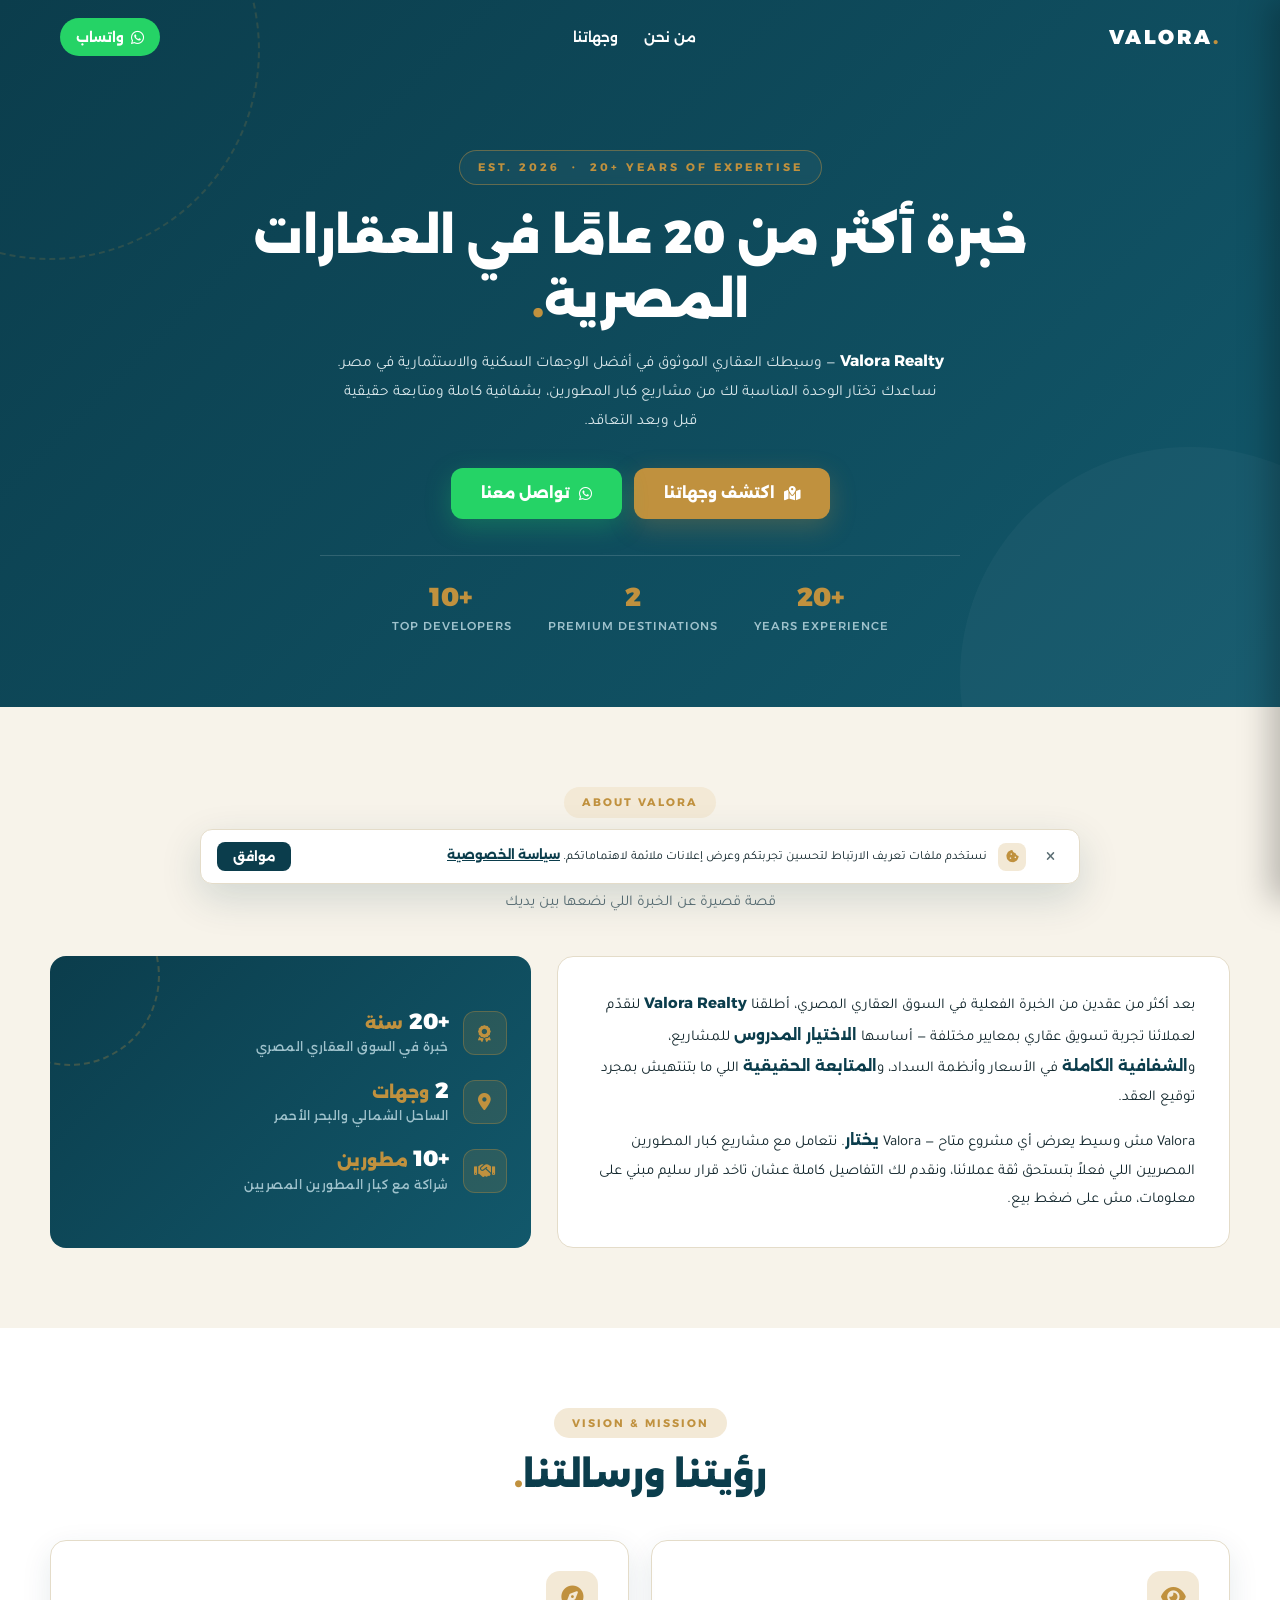
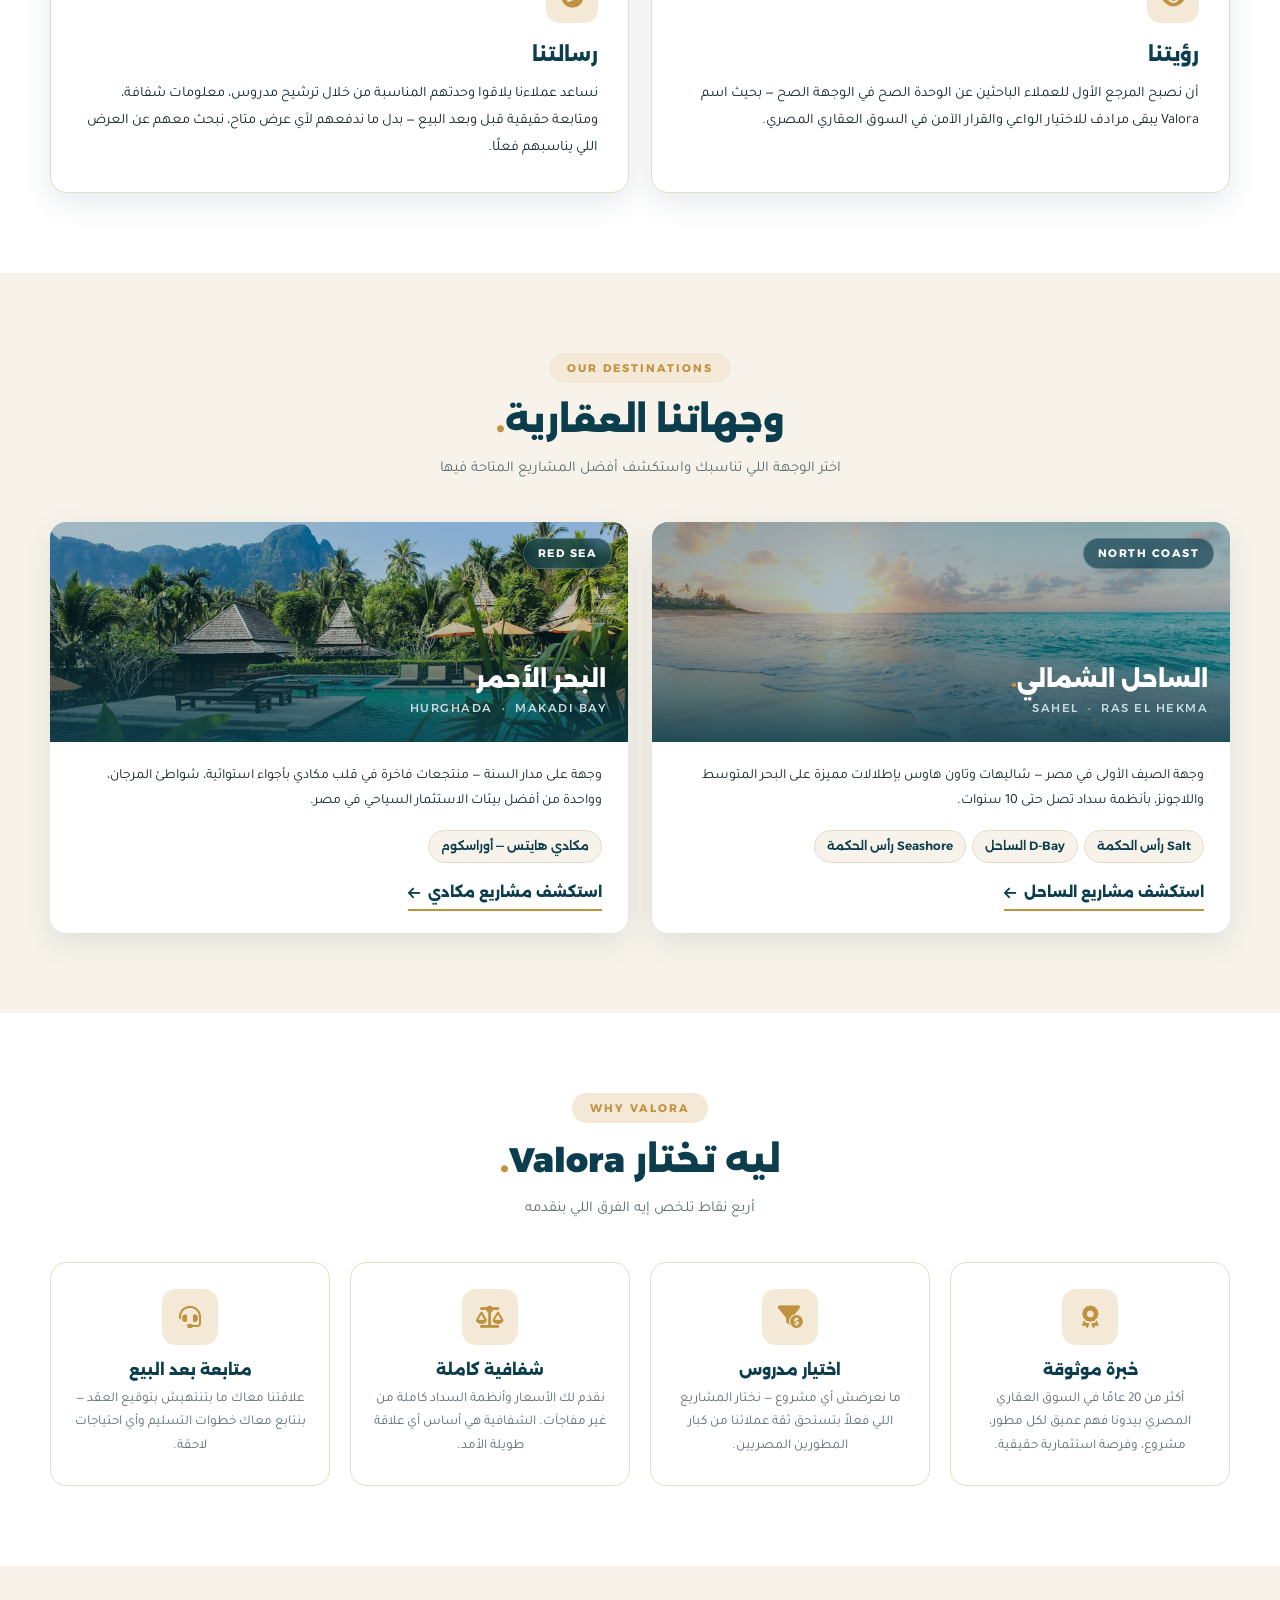
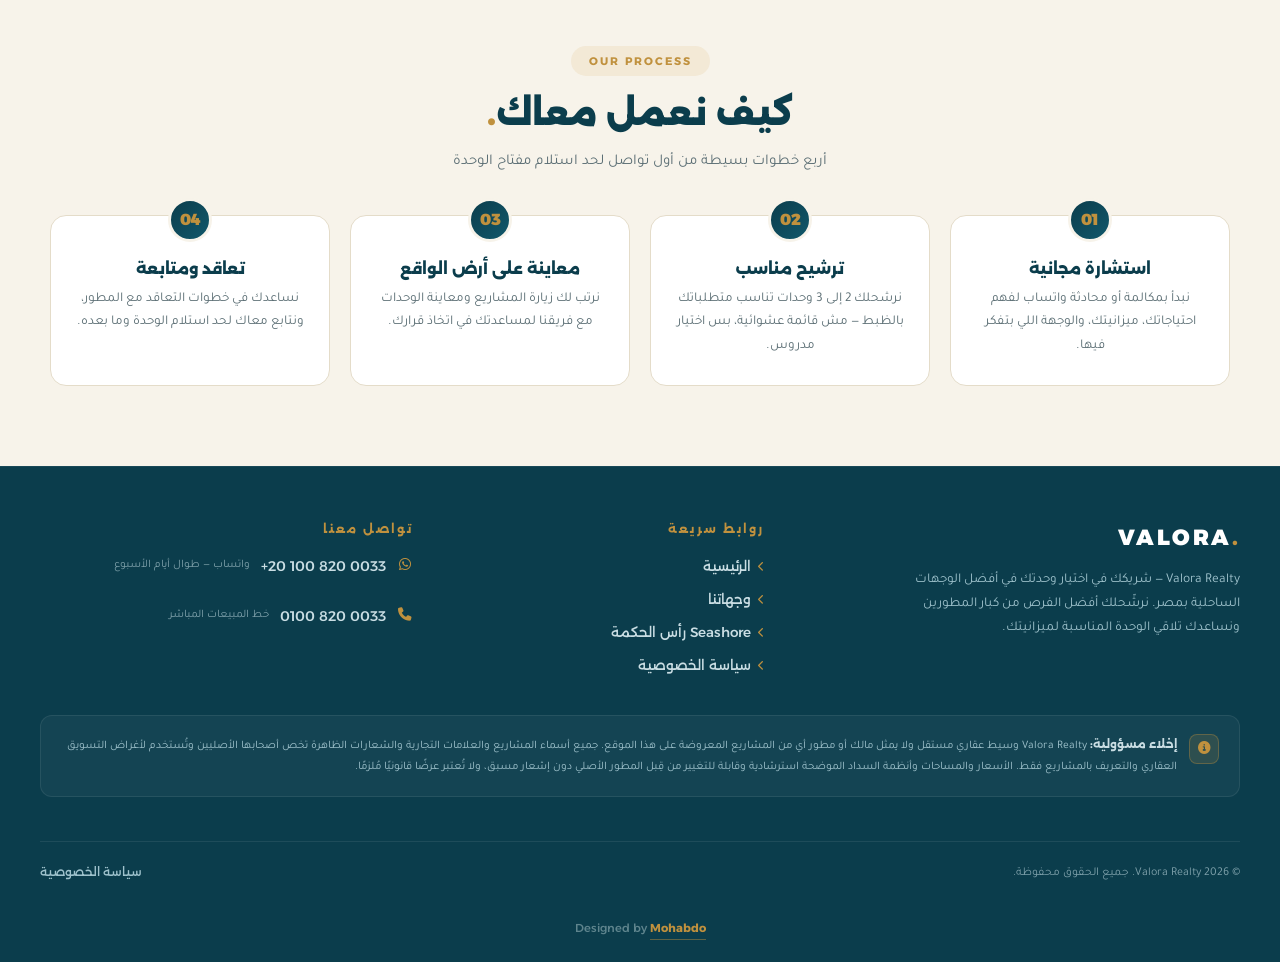
<file: index.html>
<!DOCTYPE html>
<html lang="ar" dir="rtl">
<head>
<!-- Google Tag Manager -->
<script>(function(w,d,s,l,i){w[l]=w[l]||[];w[l].push({'gtm.start':
new Date().getTime(),event:'gtm.js'});var f=d.getElementsByTagName(s)[0],
j=d.createElement(s),dl=l!='dataLayer'?'&l='+l:'';j.async=true;j.src=
'https://www.googletagmanager.com/gtm.js?id='+i+dl;f.parentNode.insertBefore(j,f);
})(window,document,'script','dataLayer','GTM-KPP35RG5');</script>
<!-- End Google Tag Manager -->
<meta charset="UTF-8">
<meta name="viewport" content="width=device-width, initial-scale=1">
<title>Valora Realty — وسيطك العقاري الموثوق في مصر</title>
<meta name="description" content="Valora Realty — وسيطك العقاري الموثوق في أفضل الوجهات السكنية والاستثمارية في مصر. خبرة أكثر من 20 عامًا، اختيار مدروس، وشفافية كاملة.">
<link rel="preconnect" href="https://fonts.googleapis.com">
<link rel="preconnect" href="https://fonts.gstatic.com" crossorigin>
<link href="https://fonts.googleapis.com/css2?family=Alexandria:wght@500;700;800;900&family=Tajawal:wght@400;500;700&display=swap" rel="stylesheet">
<link rel="stylesheet" href="https://cdnjs.cloudflare.com/ajax/libs/font-awesome/6.5.2/css/all.min.css">
<link rel="stylesheet" href="css/style.css?v=202609121335">
<link rel="stylesheet" href="css/home.css">
</head>
<body>
<!-- Google Tag Manager (noscript) -->
<noscript><iframe src="https://www.googletagmanager.com/ns.html?id=GTM-KPP35RG5"
height="0" width="0" style="display:none;visibility:hidden"></iframe></noscript>
<!-- End Google Tag Manager (noscript) -->

<header class="vlr-nav-shell" id="vlrNav">
  <div class="vlr-nav-inner">
    <a href="/" class="vlr-logo">VALORA<span class="vlr-dot">.</span></a>
    <nav class="vlr-nav-links">
      <a href="#about">من نحن</a>
      <a href="#destinations">وجهاتنا</a>
    </nav>
    <div class="vlr-nav-right">
      <a class="vlr-nav-wa" href="https://wa.me/201008200033?text=Hello%20Valora%20Realty%2C%20I%27d%20like%20to%20know%20more%20about%20your%20projects" target="_blank" rel="noopener">
        <i class="fa-brands fa-whatsapp"></i> <span>واتساب</span>
      </a>
      <button class="vlr-hamburger" id="vlrHam" aria-label="فتح القائمة"><i class="fa-solid fa-bars"></i></button>
    </div>
  </div>
</header>

<div class="vlr-mobile-overlay" id="vlrOverlay"></div>
<aside class="vlr-mobile-menu" id="vlrMobile">
  <button class="vlr-mobile-close" id="vlrClose" aria-label="إغلاق القائمة"><i class="fa-solid fa-xmark"></i></button>
  <a href="#about">من نحن</a>
  <a href="#destinations">وجهاتنا</a>
  <a class="vlr-nav-wa" style="justify-content:center;padding:14px 18px" href="https://wa.me/201008200033?text=Hello%20Valora%20Realty%2C%20I%27d%20like%20to%20know%20more%20about%20your%20projects" target="_blank" rel="noopener">
    <i class="fa-brands fa-whatsapp"></i> <span>كلمنا واتساب</span>
  </a>
</aside>

<main class="vlrh">

  <section class="vlrh-hero">
    <div class="vlrh-hero-inner">
      <span class="vlrh-hero-eyebrow">EST. 2026 &nbsp;·&nbsp; <bdi>20+</bdi> YEARS OF EXPERTISE</span>
      <h1>خبرة أكثر من <bdi>20</bdi> عامًا في العقارات المصرية<span class="vlrh-dot">.</span></h1>
      <p class="vlrh-hero-sub">
        <b>Valora Realty</b> — وسيطك العقاري الموثوق في أفضل الوجهات السكنية والاستثمارية في مصر. نساعدك تختار الوحدة المناسبة لك من مشاريع كبار المطورين، بشفافية كاملة ومتابعة حقيقية قبل وبعد التعاقد.
      </p>
      <div class="vlrh-hero-actions">
        <a class="vlr-btn-primary" href="#destinations"><i class="fa-solid fa-map-location-dot"></i> اكتشف وجهاتنا</a>
        <a class="vlr-btn-wa" href="https://wa.me/201008200033?text=Hello%20Valora%20Realty%2C%20I%27d%20like%20to%20know%20more%20about%20your%20projects" target="_blank" rel="noopener">
          <i class="fa-brands fa-whatsapp"></i> تواصل معنا
        </a>
      </div>
      <div class="vlrh-hero-mini">
        <div><b><bdi>20+</bdi></b><small>YEARS EXPERIENCE</small></div>
        <div><b><bdi>2</bdi></b><small>PREMIUM DESTINATIONS</small></div>
        <div><b><bdi>10+</bdi></b><small>TOP DEVELOPERS</small></div>
      </div>
    </div>
  </section>

  <section class="vlrh-section" id="about">
    <div class="vlrh-container">
      <div class="vlrh-head">
        <span class="vlrh-eyebrow">ABOUT VALORA</span>
        <h2 class="vlrh-title">من نحن<span class="vlrh-dot">.</span></h2>
        <p class="vlrh-sub">قصة قصيرة عن الخبرة اللي نضعها بين يديك</p>
      </div>
      <div class="vlrh-about">
        <div class="vlrh-about-text">
          <p>بعد أكثر من عقدين من الخبرة الفعلية في السوق العقاري المصري، أطلقنا <b>Valora Realty</b> لنقدّم لعملائنا تجربة تسويق عقاري بمعايير مختلفة — أساسها <b>الاختيار المدروس</b> للمشاريع، و<b>الشفافية الكاملة</b> في الأسعار وأنظمة السداد، و<b>المتابعة الحقيقية</b> اللي ما بتنتهيش بمجرد توقيع العقد.</p>
          <p>Valora مش وسيط يعرض أي مشروع متاح — Valora <b>يختار</b>. نتعامل مع مشاريع كبار المطورين المصريين اللي فعلاً بتستحق ثقة عملائنا، ونقدم لك التفاصيل كاملة عشان تاخد قرار سليم مبني على معلومات، مش على ضغط بيع.</p>
        </div>
        <div class="vlrh-about-stats">
          <div class="vlrh-stat">
            <div class="vlrh-stat-icon"><i class="fa-solid fa-award"></i></div>
            <div><b><bdi>20+</bdi> <span>سنة</span></b><small>خبرة في السوق العقاري المصري</small></div>
          </div>
          <div class="vlrh-stat">
            <div class="vlrh-stat-icon"><i class="fa-solid fa-location-dot"></i></div>
            <div><b><bdi>2</bdi> <span>وجهات</span></b><small>الساحل الشمالي والبحر الأحمر</small></div>
          </div>
          <div class="vlrh-stat">
            <div class="vlrh-stat-icon"><i class="fa-solid fa-handshake"></i></div>
            <div><b><bdi>10+</bdi> <span>مطورين</span></b><small>شراكة مع كبار المطورين المصريين</small></div>
          </div>
        </div>
      </div>
    </div>
  </section>

  <section class="vlrh-section vlrh-section-alt">
    <div class="vlrh-container">
      <div class="vlrh-head">
        <span class="vlrh-eyebrow">VISION &amp; MISSION</span>
        <h2 class="vlrh-title">رؤيتنا ورسالتنا<span class="vlrh-dot">.</span></h2>
      </div>
      <div class="vlrh-vm">
        <div class="vlrh-vm-card">
          <div class="vlrh-vm-icon"><i class="fa-solid fa-eye"></i></div>
          <h3>رؤيتنا</h3>
          <p>أن نصبح المرجع الأول للعملاء الباحثين عن الوحدة الصح في الوجهة الصح — بحيث اسم Valora يبقى مرادف للاختيار الواعي والقرار الآمن في السوق العقاري المصري.</p>
        </div>
        <div class="vlrh-vm-card">
          <div class="vlrh-vm-icon"><i class="fa-solid fa-compass"></i></div>
          <h3>رسالتنا</h3>
          <p>نساعد عملاءنا يلاقوا وحدتهم المناسبة من خلال ترشيح مدروس، معلومات شفافة، ومتابعة حقيقية قبل وبعد البيع — بدل ما ندفعهم لأي عرض متاح، نبحث معهم عن العرض اللي يناسبهم فعلًا.</p>
        </div>
      </div>
    </div>
  </section>

  <section class="vlrh-section" id="destinations">
    <div class="vlrh-container">
      <div class="vlrh-head">
        <span class="vlrh-eyebrow">OUR DESTINATIONS</span>
        <h2 class="vlrh-title">وجهاتنا العقارية<span class="vlrh-dot">.</span></h2>
        <p class="vlrh-sub">اختر الوجهة اللي تناسبك واستكشف أفضل المشاريع المتاحة فيها</p>
      </div>
      <div class="vlrh-dest">

        <a class="vlrh-dest-card" href="/project-seashore">
          <div class="vlrh-dest-img" style="background-image:linear-gradient(135deg,rgba(11,61,76,.35),rgba(11,61,76,.15)),url(assets/img/Destinations/north-coast.jpg)">
            <span class="vlrh-dest-tag">NORTH COAST</span>
            <div class="vlrh-dest-title">
              <h3>الساحل الشمالي<span class="vlrh-dot">.</span></h3>
              <small>SAHEL &nbsp;·&nbsp; RAS EL HEKMA</small>
            </div>
          </div>
          <div class="vlrh-dest-body">
            <p>وجهة الصيف الأولى في مصر — شاليهات وتاون هاوس بإطلالات مميزة على البحر المتوسط واللاجونز، بأنظمة سداد تصل حتى <bdi>10</bdi> سنوات.</p>
            <div class="vlrh-dest-projects">
              <span>Salt رأس الحكمة</span>
              <span>D-Bay الساحل</span>
              <span>Seashore رأس الحكمة</span>
            </div>
            <span class="vlrh-dest-cta">استكشف مشاريع الساحل <i class="fa-solid fa-arrow-left"></i></span>
          </div>
        </a>

        <a class="vlrh-dest-card" href="https://wa.me/201008200033?text=I%27m%20interested%20in%20projects%20in%20Makadi%20Bay%2C%20Red%20Sea" target="_blank" rel="noopener">
          <div class="vlrh-dest-img" style="background-image:linear-gradient(135deg,rgba(11,61,76,.35),rgba(11,61,76,.15)),url(assets/img/Destinations/red-sea.jpg)">
            <span class="vlrh-dest-tag">RED SEA</span>
            <div class="vlrh-dest-title">
              <h3>البحر الأحمر<span class="vlrh-dot">.</span></h3>
              <small>HURGHADA &nbsp;·&nbsp; MAKADI BAY</small>
            </div>
          </div>
          <div class="vlrh-dest-body">
            <p>وجهة على مدار السنة — منتجعات فاخرة في قلب مكادي بأجواء استوائية، شواطئ المرجان، وواحدة من أفضل بيئات الاستثمار السياحي في مصر.</p>
            <div class="vlrh-dest-projects">
              <span>مكادي هايتس — أوراسكوم</span>
            </div>
            <span class="vlrh-dest-cta">استكشف مشاريع مكادي <i class="fa-solid fa-arrow-left"></i></span>
          </div>
        </a>

      </div>
    </div>
  </section>

  <section class="vlrh-section vlrh-section-alt">
    <div class="vlrh-container">
      <div class="vlrh-head">
        <span class="vlrh-eyebrow">WHY VALORA</span>
        <h2 class="vlrh-title">ليه تختار Valora<span class="vlrh-dot">.</span></h2>
        <p class="vlrh-sub">أربع نقاط تلخص إيه الفرق اللي بنقدمه</p>
      </div>
      <div class="vlrh-why">
        <div class="vlrh-why-card">
          <div class="vlrh-why-icon"><i class="fa-solid fa-award"></i></div>
          <h4>خبرة موثوقة</h4>
          <p>أكثر من <bdi>20</bdi> عامًا في السوق العقاري المصري بيدونا فهم عميق لكل مطور، مشروع، وفرصة استثمارية حقيقية.</p>
        </div>
        <div class="vlrh-why-card">
          <div class="vlrh-why-icon"><i class="fa-solid fa-filter-circle-dollar"></i></div>
          <h4>اختيار مدروس</h4>
          <p>ما نعرضش أي مشروع — نختار المشاريع اللي فعلاً بتستحق ثقة عملائنا من كبار المطورين المصريين.</p>
        </div>
        <div class="vlrh-why-card">
          <div class="vlrh-why-icon"><i class="fa-solid fa-scale-balanced"></i></div>
          <h4>شفافية كاملة</h4>
          <p>نقدم لك الأسعار وأنظمة السداد كاملة من غير مفاجآت. الشفافية هي أساس أي علاقة طويلة الأمد.</p>
        </div>
        <div class="vlrh-why-card">
          <div class="vlrh-why-icon"><i class="fa-solid fa-headset"></i></div>
          <h4>متابعة بعد البيع</h4>
          <p>علاقتنا معاك ما بتنتهيش بتوقيع العقد — بنتابع معاك خطوات التسليم وأي احتياجات لاحقة.</p>
        </div>
      </div>
    </div>
  </section>

  <section class="vlrh-section">
    <div class="vlrh-container">
      <div class="vlrh-head">
        <span class="vlrh-eyebrow">OUR PROCESS</span>
        <h2 class="vlrh-title">كيف نعمل معاك<span class="vlrh-dot">.</span></h2>
        <p class="vlrh-sub">أربع خطوات بسيطة من أول تواصل لحد استلام مفتاح الوحدة</p>
      </div>
      <div class="vlrh-process">
        <div class="vlrh-step">
          <div class="vlrh-step-num"><bdi>01</bdi></div>
          <h4>استشارة مجانية</h4>
          <p>نبدأ بمكالمة أو محادثة واتساب لفهم احتياجاتك، ميزانيتك، والوجهة اللي بتفكر فيها.</p>
        </div>
        <div class="vlrh-step">
          <div class="vlrh-step-num"><bdi>02</bdi></div>
          <h4>ترشيح مناسب</h4>
          <p>نرشحلك <bdi>2</bdi> إلى <bdi>3</bdi> وحدات تناسب متطلباتك بالظبط — مش قائمة عشوائية، بس اختيار مدروس.</p>
        </div>
        <div class="vlrh-step">
          <div class="vlrh-step-num"><bdi>03</bdi></div>
          <h4>معاينة على أرض الواقع</h4>
          <p>نرتب لك زيارة المشاريع ومعاينة الوحدات مع فريقنا لمساعدتك في اتخاذ قرارك.</p>
        </div>
        <div class="vlrh-step">
          <div class="vlrh-step-num"><bdi>04</bdi></div>
          <h4>تعاقد ومتابعة</h4>
          <p>نساعدك في خطوات التعاقد مع المطور، ونتابع معاك لحد استلام الوحدة وما بعده.</p>
        </div>
      </div>
    </div>
  </section>

</main>

<footer class="vlr-footer">
  <div class="vlr-footer-inner">
    <div class="vlr-foot-col vlr-foot-brand">
      <a href="/" class="vlr-logo">VALORA<span class="vlr-dot">.</span></a>
      <p class="vlr-foot-desc">Valora Realty — شريكك في اختيار وحدتك في أفضل الوجهات الساحلية بمصر. نرشّحلك أفضل الفرص من كبار المطورين ونساعدك تلاقي الوحدة المناسبة لميزانيتك.</p>
    </div>
    <div class="vlr-foot-col">
      <h4>روابط سريعة</h4>
      <div class="vlr-foot-links">
        <a href="/"><i class="fa-solid fa-chevron-left"></i> الرئيسية</a>
        <a href="/#destinations"><i class="fa-solid fa-chevron-left"></i> وجهاتنا</a>
        <a href="/project-seashore"><i class="fa-solid fa-chevron-left"></i> Seashore رأس الحكمة</a>
        <a href="/privacy-policy"><i class="fa-solid fa-chevron-left"></i> سياسة الخصوصية</a>
      </div>
    </div>
    <div class="vlr-foot-col vlr-foot-contact">
      <h4>تواصل معنا</h4>
      <div>
        <i class="fa-brands fa-whatsapp"></i>
        <div>
          <a href="https://wa.me/201008200033" target="_blank" rel="noopener">+20 100 820 0033</a>
          <small>واتساب — طوال أيام الأسبوع</small>
        </div>
      </div>
      <div>
        <i class="fa-solid fa-phone"></i>
        <div>
          <a href="tel:01008200033">0100 820 0033</a>
          <small>خط المبيعات المباشر</small>
        </div>
      </div>
    </div>
  </div>

  <div class="vlr-disclaimer">
    <div class="vlr-disclaimer-icon"><i class="fa-solid fa-circle-info"></i></div>
    <div class="vlr-disclaimer-text">
      <b>إخلاء مسؤولية:</b>
      Valora Realty وسيط عقاري مستقل ولا يمثل مالك أو مطور أي من المشاريع المعروضة على هذا الموقع. جميع أسماء المشاريع والعلامات التجارية والشعارات الظاهرة تخص أصحابها الأصليين وتُستخدم لأغراض التسويق العقاري والتعريف بالمشاريع فقط. الأسعار والمساحات وأنظمة السداد الموضحة استرشادية وقابلة للتغيير من قِبل المطور الأصلي دون إشعار مسبق، ولا تُعتبر عرضًا قانونيًا مُلزمًا.
    </div>
  </div>

  <div class="vlr-footer-inner vlr-foot-bottom">
    <div>© 2026 Valora Realty. جميع الحقوق محفوظة.</div>
    <div>
      <a href="/privacy-policy">سياسة الخصوصية</a>
    </div>
  </div>
  <div class="vlr-foot-credit">Designed by <a href="https://mohabdo.com" target="_blank" rel="noopener">Mohabdo</a></div>
</footer>

<div class="vlr-cookies" id="vlrCookies" role="dialog" aria-live="polite">
  <button class="vlr-cookies-close" id="vlrCookiesClose" aria-label="إغلاق"><i class="fa-solid fa-xmark"></i></button>
  <div class="vlr-cookies-icon"><i class="fa-solid fa-cookie-bite"></i></div>
  <div class="vlr-cookies-text">
    نستخدم ملفات تعريف الارتباط لتحسين تجربتكم وعرض إعلانات ملائمة لاهتماماتكم. <a href="/privacy-policy">سياسة الخصوصية</a>
  </div>
  <button class="vlr-cookies-accept" id="vlrCookiesAccept">موافق</button>
</div>

<script src="js/main.js?v=202609121335"></script>
</body>
</html>
</file>
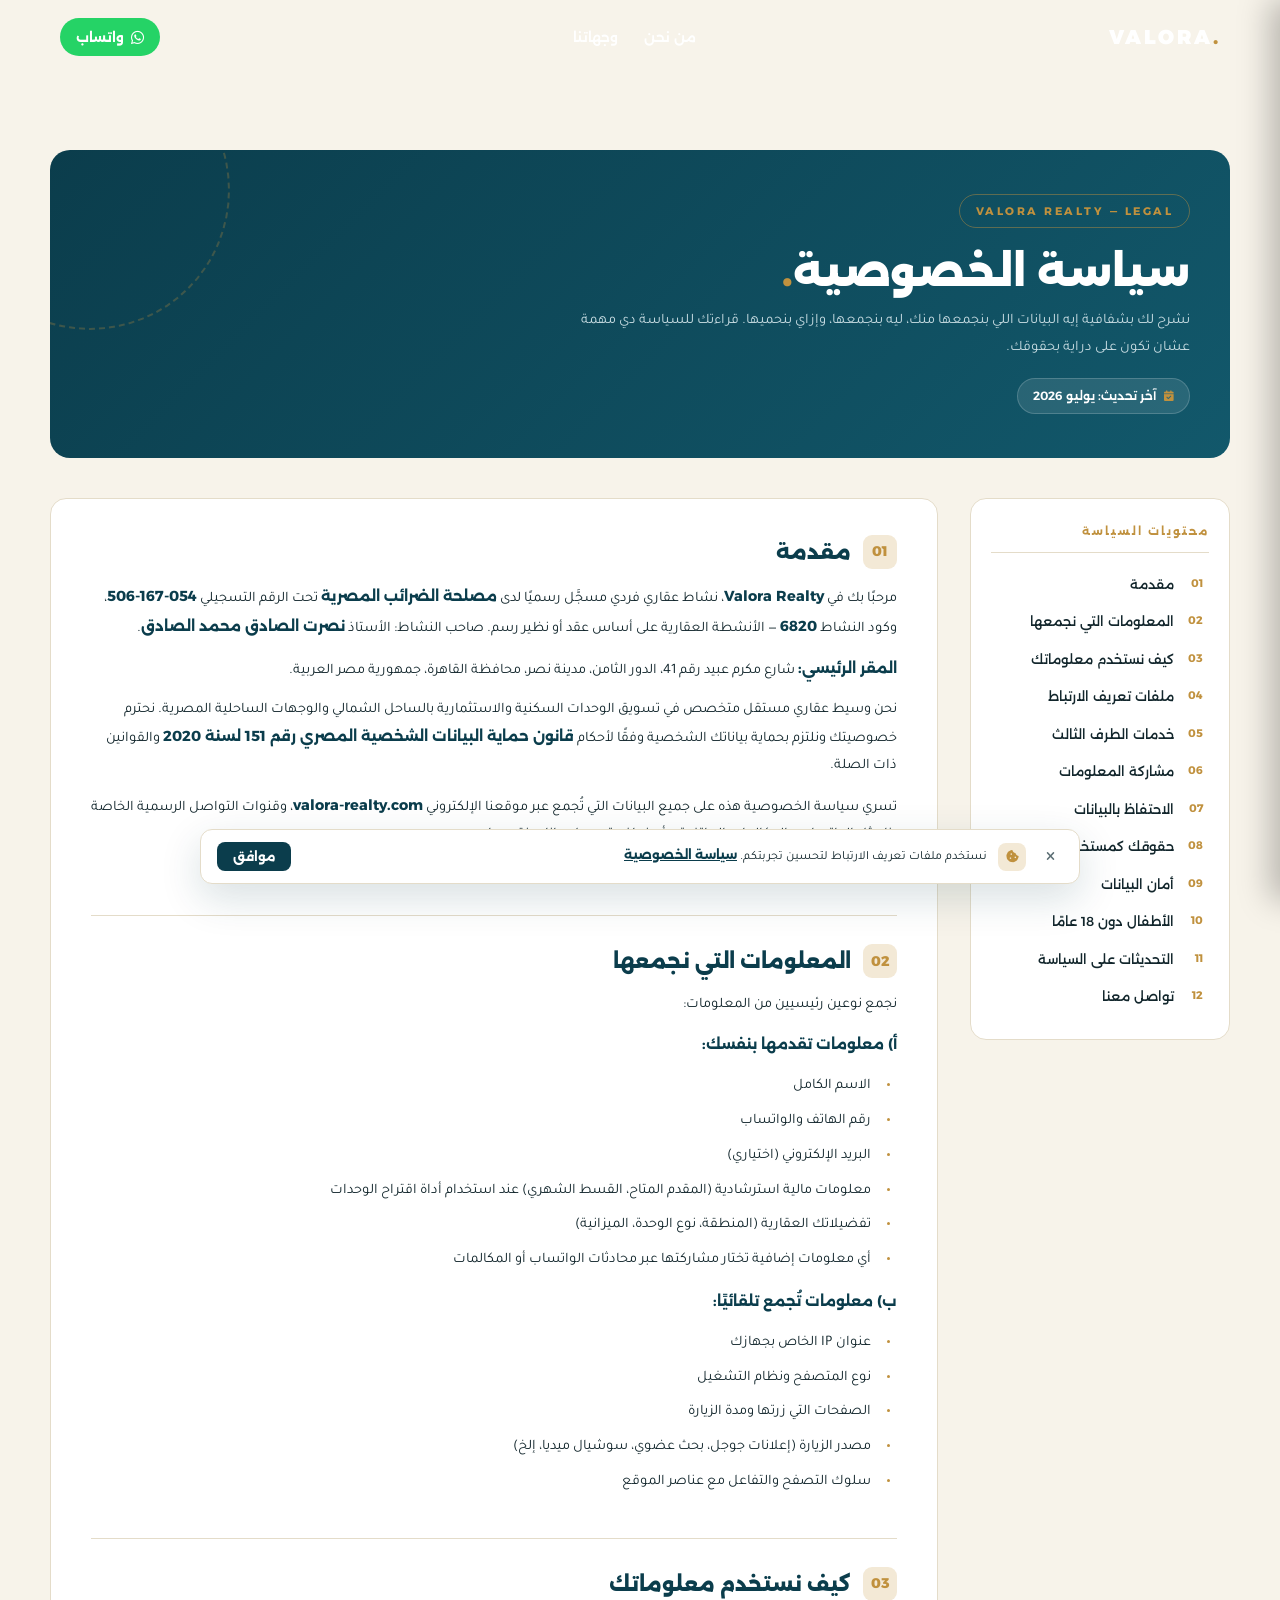
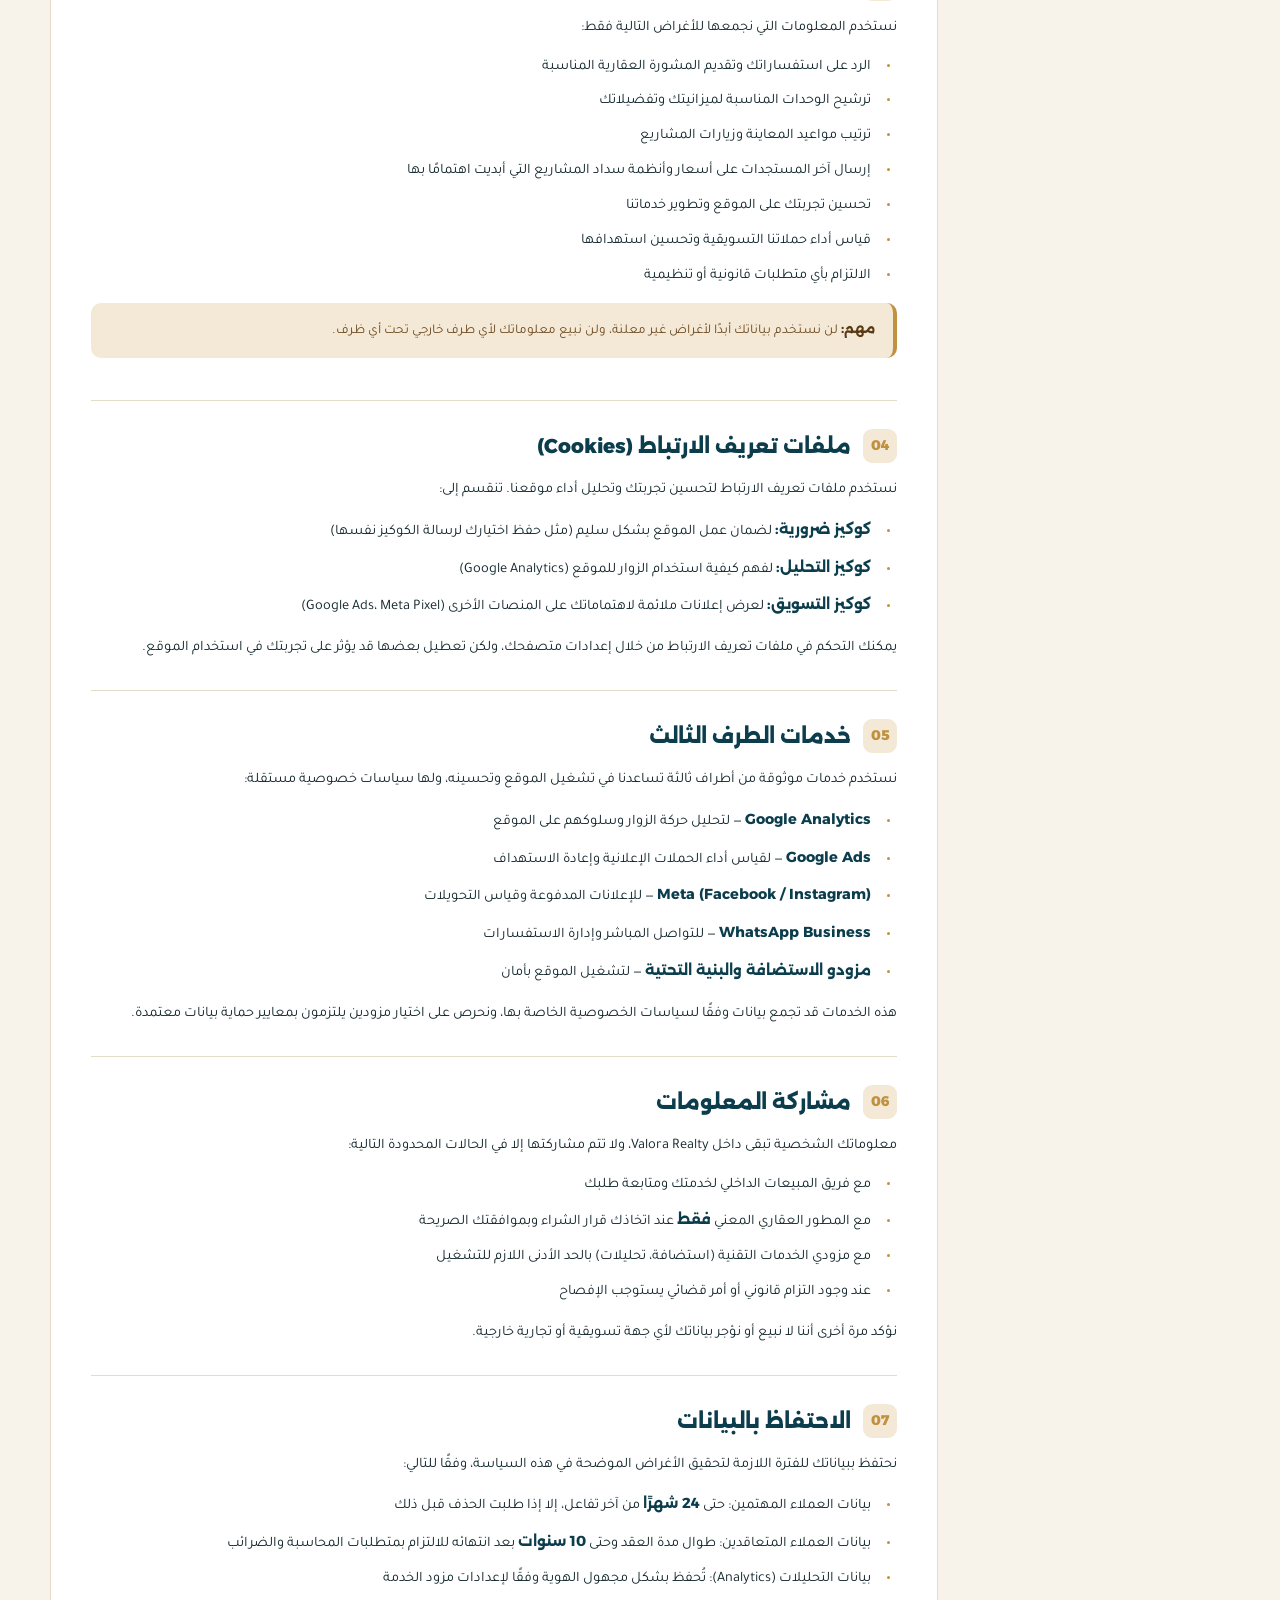
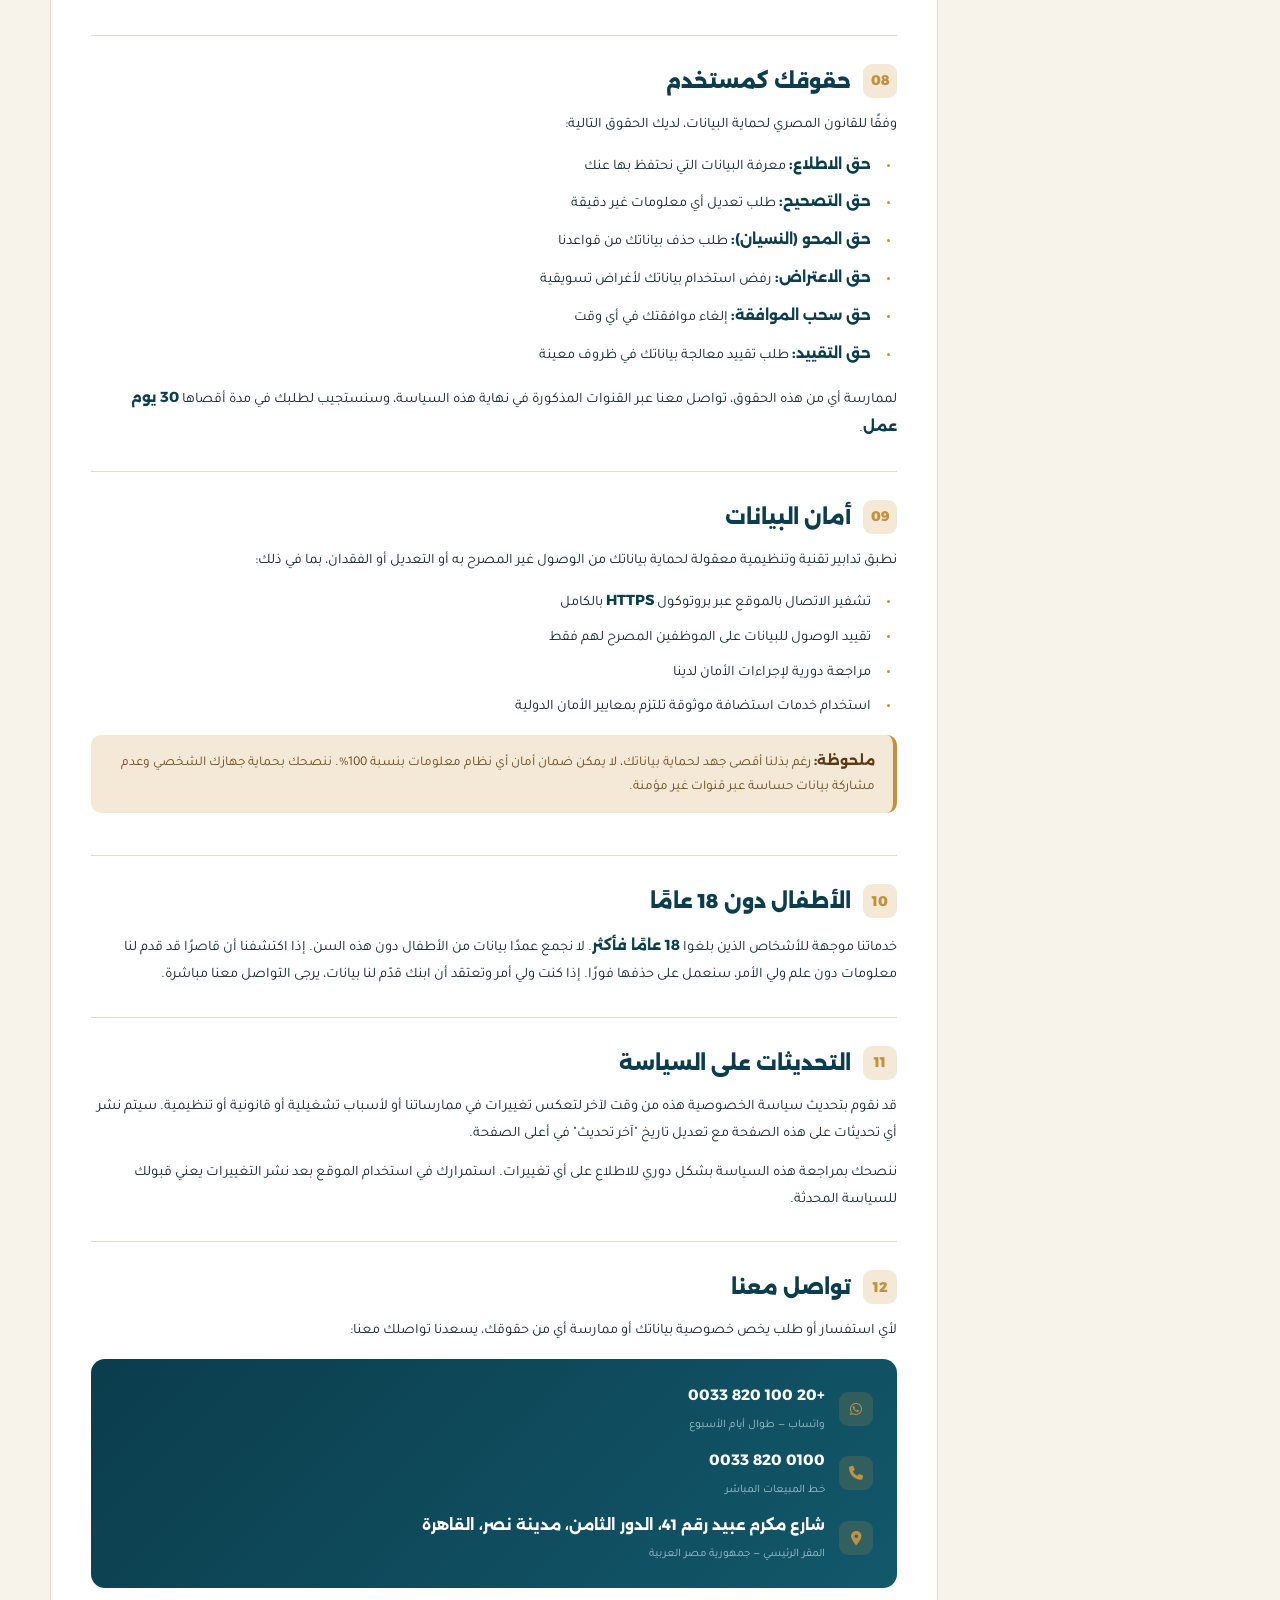
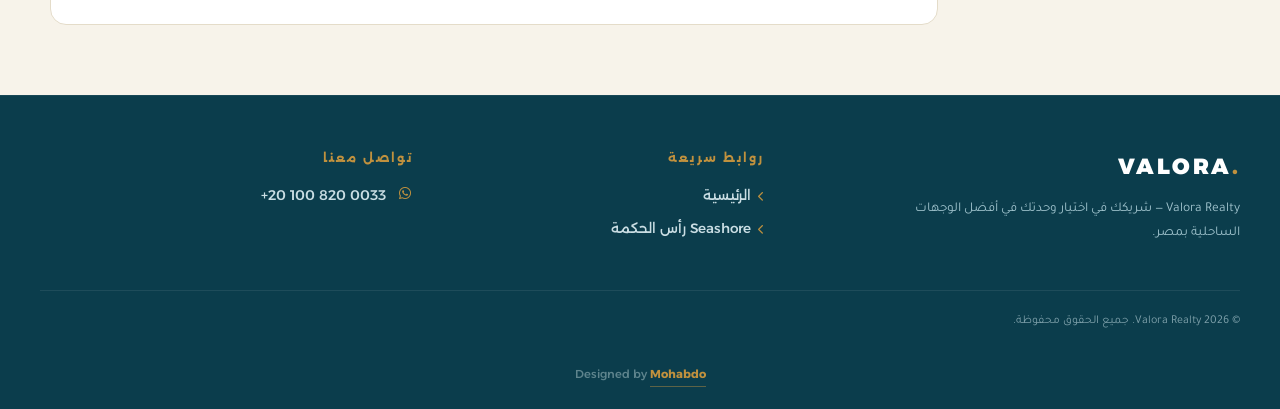
<file: privacy-policy.html>
<!DOCTYPE html>
<html lang="ar" dir="rtl">
<head>
<!-- Google Tag Manager -->
<script>(function(w,d,s,l,i){w[l]=w[l]||[];w[l].push({'gtm.start':
new Date().getTime(),event:'gtm.js'});var f=d.getElementsByTagName(s)[0],
j=d.createElement(s),dl=l!='dataLayer'?'&l='+l:'';j.async=true;j.src=
'https://www.googletagmanager.com/gtm.js?id='+i+dl;f.parentNode.insertBefore(j,f);
})(window,document,'script','dataLayer','GTM-KPP35RG5');</script>
<!-- End Google Tag Manager -->
<meta charset="UTF-8">
<meta name="viewport" content="width=device-width, initial-scale=1">
<title>سياسة الخصوصية — Valora Realty</title>
<meta name="description" content="سياسة الخصوصية الخاصة بـ Valora Realty — إزاي بنجمع بياناتك، ليه بنستخدمها، وإزاي بنحميها.">
<link rel="preconnect" href="https://fonts.googleapis.com">
<link rel="preconnect" href="https://fonts.gstatic.com" crossorigin>
<link href="https://fonts.googleapis.com/css2?family=Alexandria:wght@500;700;800;900&family=Tajawal:wght@400;500;700&display=swap" rel="stylesheet">
<link rel="stylesheet" href="https://cdnjs.cloudflare.com/ajax/libs/font-awesome/6.5.2/css/all.min.css">
<link rel="stylesheet" href="css/style.css?v=202609121335">
<link rel="stylesheet" href="css/privacy.css">
</head>
<body>
<!-- Google Tag Manager (noscript) -->
<noscript><iframe src="https://www.googletagmanager.com/ns.html?id=GTM-KPP35RG5"
height="0" width="0" style="display:none;visibility:hidden"></iframe></noscript>
<!-- End Google Tag Manager (noscript) -->

<header class="vlr-nav-shell vlr-nav-solid" id="vlrNav">
  <div class="vlr-nav-inner">
    <a href="/" class="vlr-logo">VALORA<span class="vlr-dot">.</span></a>
    <nav class="vlr-nav-links">
      <a href="/#about">من نحن</a>
      <a href="/#destinations">وجهاتنا</a>
    </nav>
    <div class="vlr-nav-right">
      <a class="vlr-nav-wa" href="https://wa.me/201008200033" target="_blank" rel="noopener">
        <i class="fa-brands fa-whatsapp"></i> <span>واتساب</span>
      </a>
      <button class="vlr-hamburger" id="vlrHam" aria-label="فتح القائمة"><i class="fa-solid fa-bars"></i></button>
    </div>
  </div>
</header>

<div class="vlr-mobile-overlay" id="vlrOverlay"></div>
<aside class="vlr-mobile-menu" id="vlrMobile">
  <button class="vlr-mobile-close" id="vlrClose" aria-label="إغلاق القائمة"><i class="fa-solid fa-xmark"></i></button>
  <a href="/#about">من نحن</a>
  <a href="/#destinations">وجهاتنا</a>
  <a class="vlr-nav-wa" style="justify-content:center;padding:14px 18px" href="https://wa.me/201008200033" target="_blank" rel="noopener">
    <i class="fa-brands fa-whatsapp"></i> <span>كلمنا واتساب</span>
  </a>
</aside>

<div class="vlr-pp">

  <div class="vlr-pp-hero">
    <div class="vlr-pp-hero-inner">
      <span class="vlr-pp-eyebrow">VALORA REALTY — LEGAL</span>
      <h1>سياسة الخصوصية<span class="vlr-dot">.</span></h1>
      <p>نشرح لك بشفافية إيه البيانات اللي بنجمعها منك، ليه بنجمعها، وإزاي بنحميها. قراءتك للسياسة دي مهمة عشان تكون على دراية بحقوقك.</p>
      <span class="vlr-pp-updated"><i class="fa-solid fa-calendar-check"></i> آخر تحديث: يوليو 2026</span>
    </div>
  </div>

  <div class="vlr-pp-layout">

    <aside class="vlr-pp-toc">
      <h4>محتويات السياسة</h4>
      <ol>
        <li><a href="#pp-1">مقدمة</a></li>
        <li><a href="#pp-2">المعلومات التي نجمعها</a></li>
        <li><a href="#pp-3">كيف نستخدم معلوماتك</a></li>
        <li><a href="#pp-4">ملفات تعريف الارتباط</a></li>
        <li><a href="#pp-5">خدمات الطرف الثالث</a></li>
        <li><a href="#pp-6">مشاركة المعلومات</a></li>
        <li><a href="#pp-7">الاحتفاظ بالبيانات</a></li>
        <li><a href="#pp-8">حقوقك كمستخدم</a></li>
        <li><a href="#pp-9">أمان البيانات</a></li>
        <li><a href="#pp-10">الأطفال دون 18 عامًا</a></li>
        <li><a href="#pp-11">التحديثات على السياسة</a></li>
        <li><a href="#pp-12">تواصل معنا</a></li>
      </ol>
    </aside>

    <main class="vlr-pp-content">

      <section class="vlr-pp-section" id="pp-1">
        <h2><span class="vlr-pp-num">01</span> مقدمة</h2>
        <p>مرحبًا بك في <b>Valora Realty</b>، نشاط عقاري فردي مسجَّل رسميًا لدى <b>مصلحة الضرائب المصرية</b> تحت الرقم التسجيلي <b><bdi>506-167-054</bdi></b>، وكود النشاط <b><bdi>6820</bdi></b> — الأنشطة العقارية على أساس عقد أو نظير رسم. صاحب النشاط: الأستاذ <b>نصرت الصادق محمد الصادق</b>.</p>
        <p><b>المقر الرئيسي:</b> شارع مكرم عبيد رقم <bdi>41</bdi>، الدور الثامن، مدينة نصر، محافظة القاهرة، جمهورية مصر العربية.</p>
        <p>نحن وسيط عقاري مستقل متخصص في تسويق الوحدات السكنية والاستثمارية بالساحل الشمالي والوجهات الساحلية المصرية. نحترم خصوصيتك ونلتزم بحماية بياناتك الشخصية وفقًا لأحكام <b>قانون حماية البيانات الشخصية المصري رقم <bdi>151</bdi> لسنة <bdi>2020</bdi></b> والقوانين ذات الصلة.</p>
        <p>تسري سياسة الخصوصية هذه على جميع البيانات التي تُجمع عبر موقعنا الإلكتروني <b><bdi>valora-realty.com</bdi></b>، وقنوات التواصل الرسمية الخاصة بنا مثل الواتساب والمكالمات الهاتفية، وأي نماذج تسجيل بيانات نقدمها.</p>
        <p>باستخدامك للموقع أو تواصلك معنا عبر أي من قنواتنا، فإنك توافق على الممارسات الموضحة في هذه السياسة.</p>
      </section>

      <section class="vlr-pp-section" id="pp-2">
        <h2><span class="vlr-pp-num">02</span> المعلومات التي نجمعها</h2>
        <p>نجمع نوعين رئيسيين من المعلومات:</p>
        <p><b>أ) معلومات تقدمها بنفسك:</b></p>
        <ul>
          <li>الاسم الكامل</li>
          <li>رقم الهاتف والواتساب</li>
          <li>البريد الإلكتروني (اختياري)</li>
          <li>معلومات مالية استرشادية (المقدم المتاح، القسط الشهري) عند استخدام أداة اقتراح الوحدات</li>
          <li>تفضيلاتك العقارية (المنطقة، نوع الوحدة، الميزانية)</li>
          <li>أي معلومات إضافية تختار مشاركتها عبر محادثات الواتساب أو المكالمات</li>
        </ul>
        <p><b>ب) معلومات تُجمع تلقائيًا:</b></p>
        <ul>
          <li>عنوان IP الخاص بجهازك</li>
          <li>نوع المتصفح ونظام التشغيل</li>
          <li>الصفحات التي زرتها ومدة الزيارة</li>
          <li>مصدر الزيارة (إعلانات جوجل، بحث عضوي، سوشيال ميديا، إلخ)</li>
          <li>سلوك التصفح والتفاعل مع عناصر الموقع</li>
        </ul>
      </section>

      <section class="vlr-pp-section" id="pp-3">
        <h2><span class="vlr-pp-num">03</span> كيف نستخدم معلوماتك</h2>
        <p>نستخدم المعلومات التي نجمعها للأغراض التالية فقط:</p>
        <ul>
          <li>الرد على استفساراتك وتقديم المشورة العقارية المناسبة</li>
          <li>ترشيح الوحدات المناسبة لميزانيتك وتفضيلاتك</li>
          <li>ترتيب مواعيد المعاينة وزيارات المشاريع</li>
          <li>إرسال آخر المستجدات على أسعار وأنظمة سداد المشاريع التي أبديت اهتمامًا بها</li>
          <li>تحسين تجربتك على الموقع وتطوير خدماتنا</li>
          <li>قياس أداء حملاتنا التسويقية وتحسين استهدافها</li>
          <li>الالتزام بأي متطلبات قانونية أو تنظيمية</li>
        </ul>
        <div class="vlr-pp-note"><b>مهم:</b> لن نستخدم بياناتك أبدًا لأغراض غير معلنة، ولن نبيع معلوماتك لأي طرف خارجي تحت أي ظرف.</div>
      </section>

      <section class="vlr-pp-section" id="pp-4">
        <h2><span class="vlr-pp-num">04</span> ملفات تعريف الارتباط (Cookies)</h2>
        <p>نستخدم ملفات تعريف الارتباط لتحسين تجربتك وتحليل أداء موقعنا. تنقسم إلى:</p>
        <ul>
          <li><b>كوكيز ضرورية:</b> لضمان عمل الموقع بشكل سليم (مثل حفظ اختيارك لرسالة الكوكيز نفسها)</li>
          <li><b>كوكيز التحليل:</b> لفهم كيفية استخدام الزوار للموقع (Google Analytics)</li>
          <li><b>كوكيز التسويق:</b> لعرض إعلانات ملائمة لاهتماماتك على المنصات الأخرى (Google Ads، Meta Pixel)</li>
        </ul>
        <p>يمكنك التحكم في ملفات تعريف الارتباط من خلال إعدادات متصفحك، ولكن تعطيل بعضها قد يؤثر على تجربتك في استخدام الموقع.</p>
      </section>

      <section class="vlr-pp-section" id="pp-5">
        <h2><span class="vlr-pp-num">05</span> خدمات الطرف الثالث</h2>
        <p>نستخدم خدمات موثوقة من أطراف ثالثة تساعدنا في تشغيل الموقع وتحسينه، ولها سياسات خصوصية مستقلة:</p>
        <ul>
          <li><b>Google Analytics</b> — لتحليل حركة الزوار وسلوكهم على الموقع</li>
          <li><b>Google Ads</b> — لقياس أداء الحملات الإعلانية وإعادة الاستهداف</li>
          <li><b>Meta (Facebook / Instagram)</b> — للإعلانات المدفوعة وقياس التحويلات</li>
          <li><b>WhatsApp Business</b> — للتواصل المباشر وإدارة الاستفسارات</li>
          <li><b>مزودو الاستضافة والبنية التحتية</b> — لتشغيل الموقع بأمان</li>
        </ul>
        <p>هذه الخدمات قد تجمع بيانات وفقًا لسياسات الخصوصية الخاصة بها، ونحرص على اختيار مزودين يلتزمون بمعايير حماية بيانات معتمدة.</p>
      </section>

      <section class="vlr-pp-section" id="pp-6">
        <h2><span class="vlr-pp-num">06</span> مشاركة المعلومات</h2>
        <p>معلوماتك الشخصية تبقى داخل Valora Realty، ولا تتم مشاركتها إلا في الحالات المحدودة التالية:</p>
        <ul>
          <li>مع فريق المبيعات الداخلي لخدمتك ومتابعة طلبك</li>
          <li>مع المطور العقاري المعني <b>فقط</b> عند اتخاذك قرار الشراء وبموافقتك الصريحة</li>
          <li>مع مزودي الخدمات التقنية (استضافة، تحليلات) بالحد الأدنى اللازم للتشغيل</li>
          <li>عند وجود التزام قانوني أو أمر قضائي يستوجب الإفصاح</li>
        </ul>
        <p>نؤكد مرة أخرى أننا لا نبيع أو نؤجر بياناتك لأي جهة تسويقية أو تجارية خارجية.</p>
      </section>

      <section class="vlr-pp-section" id="pp-7">
        <h2><span class="vlr-pp-num">07</span> الاحتفاظ بالبيانات</h2>
        <p>نحتفظ ببياناتك للفترة اللازمة لتحقيق الأغراض الموضحة في هذه السياسة، وفقًا للتالي:</p>
        <ul>
          <li>بيانات العملاء المهتمين: حتى <b>24 شهرًا</b> من آخر تفاعل، إلا إذا طلبت الحذف قبل ذلك</li>
          <li>بيانات العملاء المتعاقدين: طوال مدة العقد وحتى <b>10 سنوات</b> بعد انتهائه للالتزام بمتطلبات المحاسبة والضرائب</li>
          <li>بيانات التحليلات (Analytics): تُحفظ بشكل مجهول الهوية وفقًا لإعدادات مزود الخدمة</li>
        </ul>
      </section>

      <section class="vlr-pp-section" id="pp-8">
        <h2><span class="vlr-pp-num">08</span> حقوقك كمستخدم</h2>
        <p>وفقًا للقانون المصري لحماية البيانات، لديك الحقوق التالية:</p>
        <ul>
          <li><b>حق الاطلاع:</b> معرفة البيانات التي نحتفظ بها عنك</li>
          <li><b>حق التصحيح:</b> طلب تعديل أي معلومات غير دقيقة</li>
          <li><b>حق المحو (النسيان):</b> طلب حذف بياناتك من قواعدنا</li>
          <li><b>حق الاعتراض:</b> رفض استخدام بياناتك لأغراض تسويقية</li>
          <li><b>حق سحب الموافقة:</b> إلغاء موافقتك في أي وقت</li>
          <li><b>حق التقييد:</b> طلب تقييد معالجة بياناتك في ظروف معينة</li>
        </ul>
        <p>لممارسة أي من هذه الحقوق، تواصل معنا عبر القنوات المذكورة في نهاية هذه السياسة، وسنستجيب لطلبك في مدة أقصاها <b>30 يوم عمل</b>.</p>
      </section>

      <section class="vlr-pp-section" id="pp-9">
        <h2><span class="vlr-pp-num">09</span> أمان البيانات</h2>
        <p>نطبق تدابير تقنية وتنظيمية معقولة لحماية بياناتك من الوصول غير المصرح به أو التعديل أو الفقدان، بما في ذلك:</p>
        <ul>
          <li>تشفير الاتصال بالموقع عبر بروتوكول <b>HTTPS</b> بالكامل</li>
          <li>تقييد الوصول للبيانات على الموظفين المصرح لهم فقط</li>
          <li>مراجعة دورية لإجراءات الأمان لدينا</li>
          <li>استخدام خدمات استضافة موثوقة تلتزم بمعايير الأمان الدولية</li>
        </ul>
        <div class="vlr-pp-note"><b>ملحوظة:</b> رغم بذلنا أقصى جهد لحماية بياناتك، لا يمكن ضمان أمان أي نظام معلومات بنسبة 100%. ننصحك بحماية جهازك الشخصي وعدم مشاركة بيانات حساسة عبر قنوات غير مؤمنة.</div>
      </section>

      <section class="vlr-pp-section" id="pp-10">
        <h2><span class="vlr-pp-num">10</span> الأطفال دون 18 عامًا</h2>
        <p>خدماتنا موجهة للأشخاص الذين بلغوا <b>18 عامًا فأكثر</b>. لا نجمع عمدًا بيانات من الأطفال دون هذه السن. إذا اكتشفنا أن قاصرًا قد قدم لنا معلومات دون علم ولي الأمر، سنعمل على حذفها فورًا. إذا كنت ولي أمر وتعتقد أن ابنك قدّم لنا بيانات، يرجى التواصل معنا مباشرة.</p>
      </section>

      <section class="vlr-pp-section" id="pp-11">
        <h2><span class="vlr-pp-num">11</span> التحديثات على السياسة</h2>
        <p>قد نقوم بتحديث سياسة الخصوصية هذه من وقت لآخر لتعكس تغييرات في ممارساتنا أو لأسباب تشغيلية أو قانونية أو تنظيمية. سيتم نشر أي تحديثات على هذه الصفحة مع تعديل تاريخ "آخر تحديث" في أعلى الصفحة.</p>
        <p>ننصحك بمراجعة هذه السياسة بشكل دوري للاطلاع على أي تغييرات. استمرارك في استخدام الموقع بعد نشر التغييرات يعني قبولك للسياسة المحدثة.</p>
      </section>

      <section class="vlr-pp-section" id="pp-12">
        <h2><span class="vlr-pp-num">12</span> تواصل معنا</h2>
        <p>لأي استفسار أو طلب يخص خصوصية بياناتك أو ممارسة أي من حقوقك، يسعدنا تواصلك معنا:</p>
        <div class="vlr-pp-contact">
          <div class="vlr-pp-contact-row">
            <i class="fa-brands fa-whatsapp"></i>
            <div>
              <a href="https://wa.me/201008200033" target="_blank" rel="noopener">+20 100 820 0033</a>
              <small>واتساب — طوال أيام الأسبوع</small>
            </div>
          </div>
          <div class="vlr-pp-contact-row">
            <i class="fa-solid fa-phone"></i>
            <div>
              <a href="tel:01008200033">0100 820 0033</a>
              <small>خط المبيعات المباشر</small>
            </div>
          </div>
          <div class="vlr-pp-contact-row">
            <i class="fa-solid fa-location-dot"></i>
            <div>
              <span style="color:#fff;font-family:var(--v-font-display);font-weight:700;font-size:15px">شارع مكرم عبيد رقم <bdi>41</bdi>، الدور الثامن، مدينة نصر، القاهرة</span>
              <small>المقر الرئيسي — جمهورية مصر العربية</small>
            </div>
          </div>
        </div>
      </section>

    </main>
  </div>
</div>

<footer class="vlr-footer">
  <div class="vlr-footer-inner">
    <div class="vlr-foot-col vlr-foot-brand">
      <a href="/" class="vlr-logo">VALORA<span class="vlr-dot">.</span></a>
      <p class="vlr-foot-desc">Valora Realty — شريكك في اختيار وحدتك في أفضل الوجهات الساحلية بمصر.</p>
    </div>
    <div class="vlr-foot-col">
      <h4>روابط سريعة</h4>
      <div class="vlr-foot-links">
        <a href="/"><i class="fa-solid fa-chevron-left"></i> الرئيسية</a>
        <a href="/project-seashore"><i class="fa-solid fa-chevron-left"></i> Seashore رأس الحكمة</a>
      </div>
    </div>
    <div class="vlr-foot-col vlr-foot-contact">
      <h4>تواصل معنا</h4>
      <div>
        <i class="fa-brands fa-whatsapp"></i>
        <div><a href="https://wa.me/201008200033" target="_blank" rel="noopener">+20 100 820 0033</a></div>
      </div>
    </div>
  </div>
  <div class="vlr-footer-inner vlr-foot-bottom">
    <div>© 2026 Valora Realty. جميع الحقوق محفوظة.</div>
  </div>
  <div class="vlr-foot-credit">Designed by <a href="https://mohabdo.com" target="_blank" rel="noopener">Mohabdo</a></div>
</footer>

<div class="vlr-cookies" id="vlrCookies" role="dialog" aria-live="polite">
  <button class="vlr-cookies-close" id="vlrCookiesClose" aria-label="إغلاق"><i class="fa-solid fa-xmark"></i></button>
  <div class="vlr-cookies-icon"><i class="fa-solid fa-cookie-bite"></i></div>
  <div class="vlr-cookies-text">نستخدم ملفات تعريف الارتباط لتحسين تجربتكم. <a href="/privacy-policy">سياسة الخصوصية</a></div>
  <button class="vlr-cookies-accept" id="vlrCookiesAccept">موافق</button>
</div>

<script src="js/main.js?v=202609121335"></script>
</body>
</html>
</file>
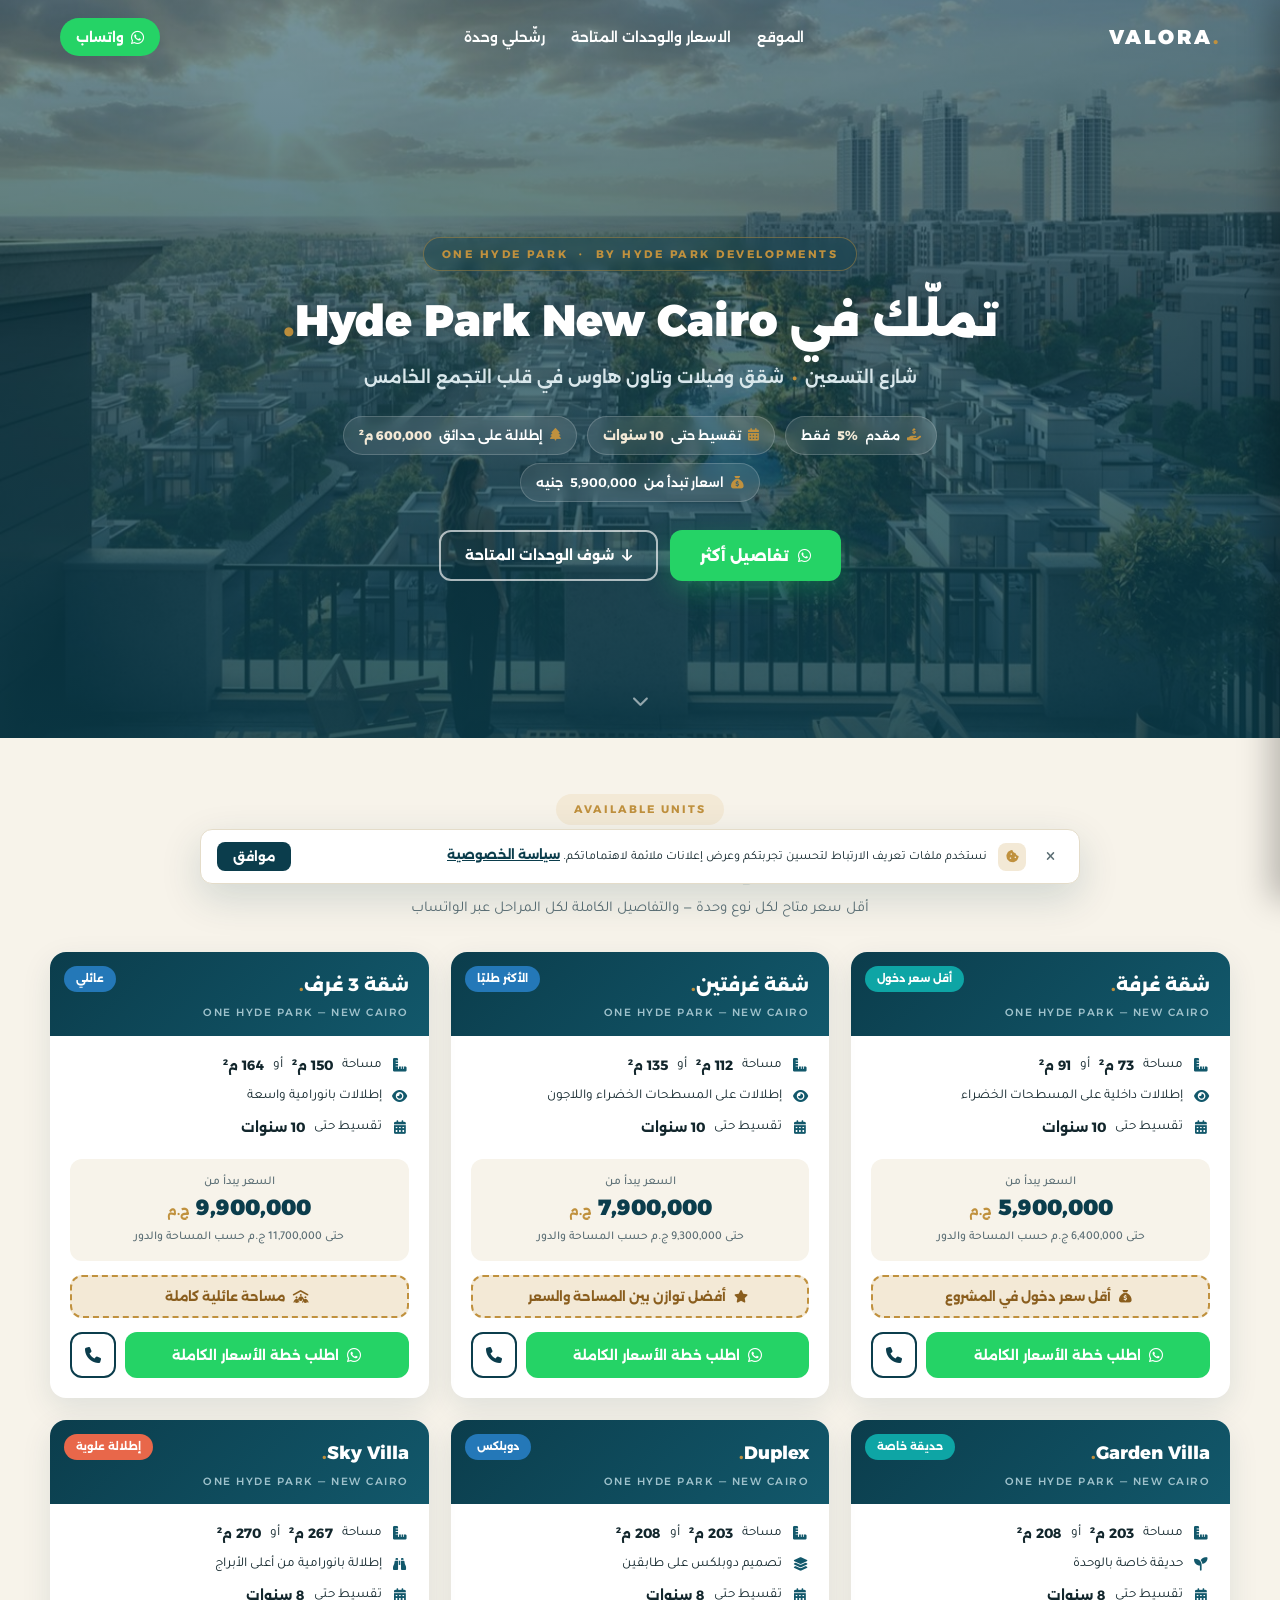
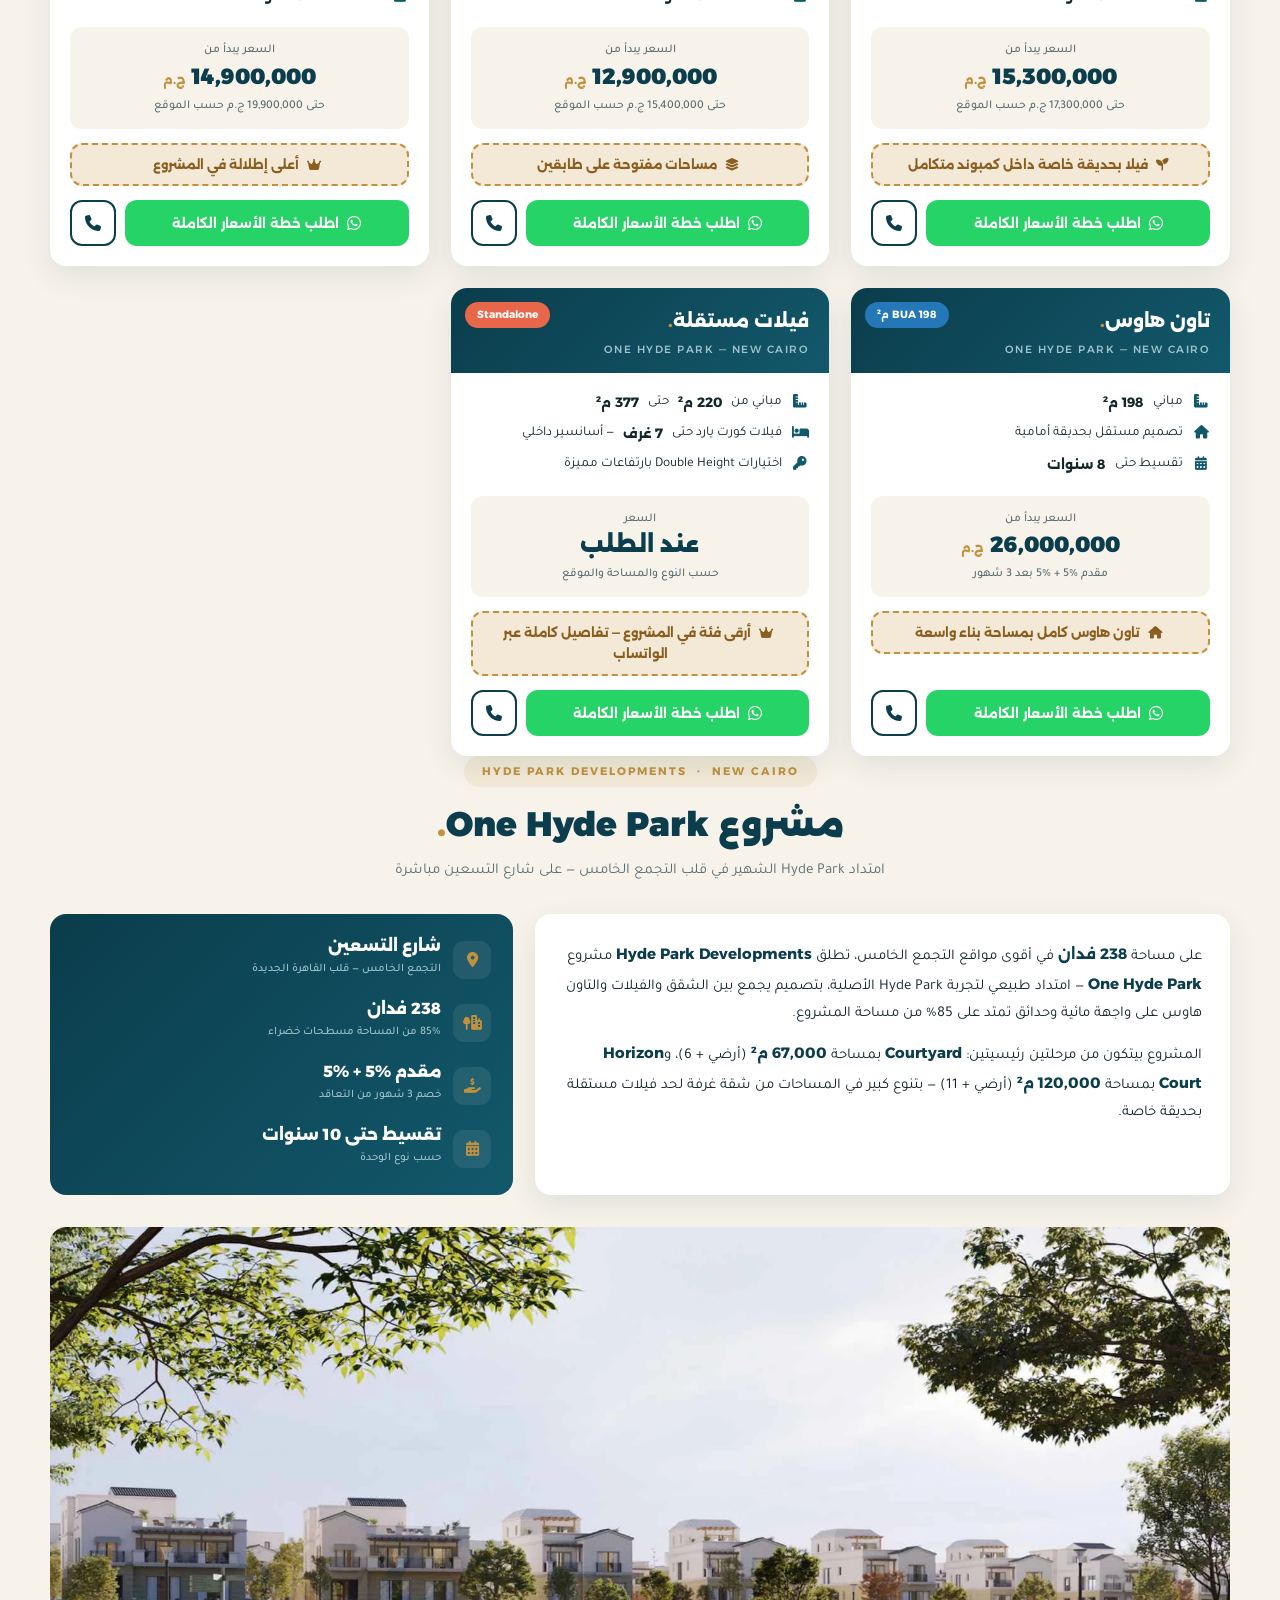
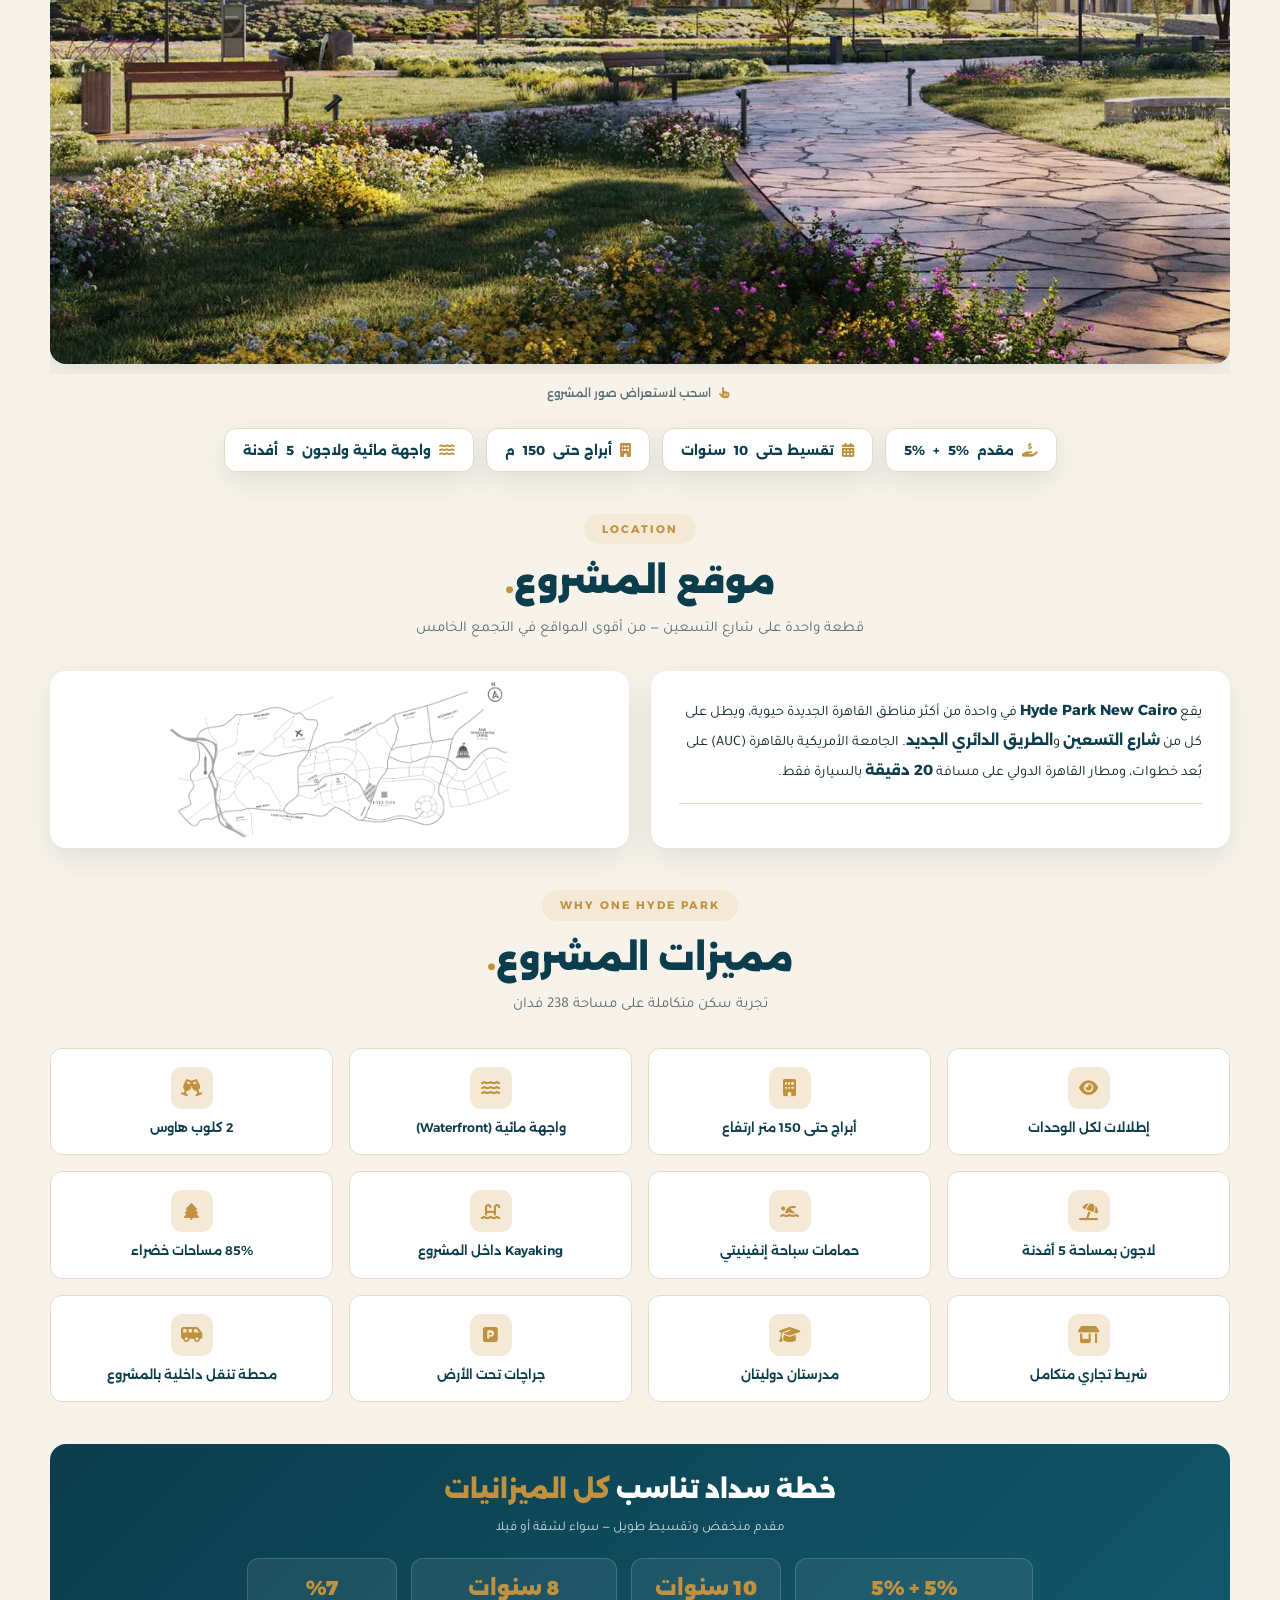
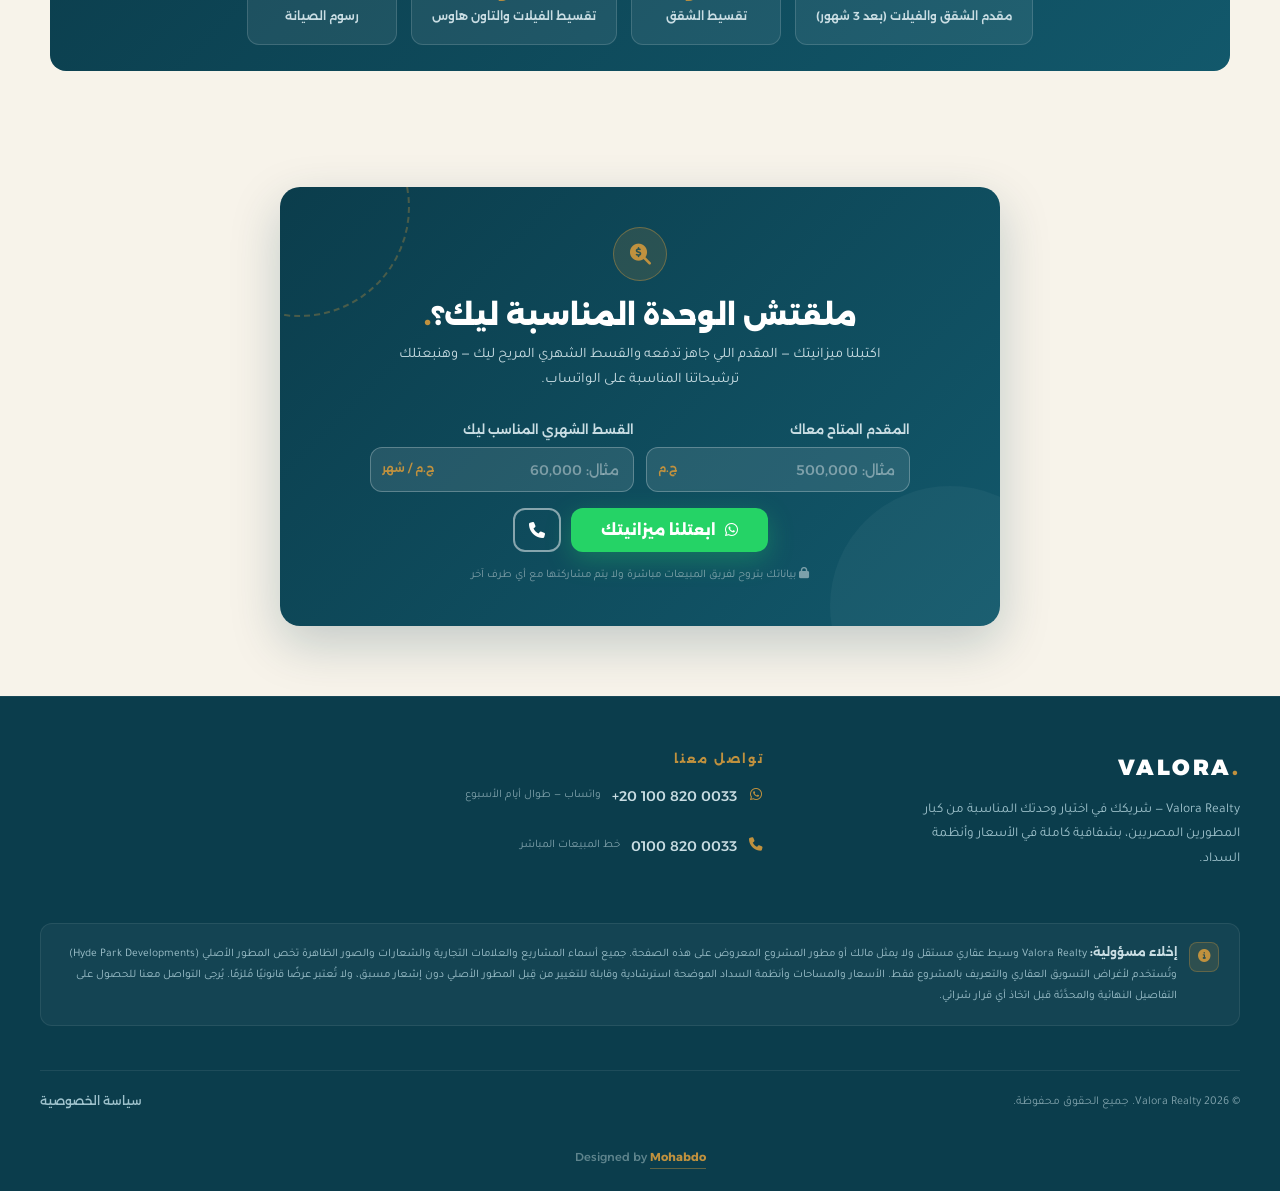
<file: project-hyde-park-new-cairo.html>
<!DOCTYPE html>
<html lang="ar" dir="rtl">
<head>
<!-- Google Tag Manager -->
<script>(function(w,d,s,l,i){w[l]=w[l]||[];w[l].push({'gtm.start':
new Date().getTime(),event:'gtm.js'});var f=d.getElementsByTagName(s)[0],
j=d.createElement(s),dl=l!='dataLayer'?'&l='+l:'';j.async=true;j.src=
'https://www.googletagmanager.com/gtm.js?id='+i+dl;f.parentNode.insertBefore(j,f);
})(window,document,'script','dataLayer','GTM-KPP35RG5');</script>
<!-- End Google Tag Manager -->
<meta charset="UTF-8">
<meta name="viewport" content="width=device-width, initial-scale=1">
<title>Hyde Park New Cairo — التجمع الخامس | Valora Realty</title>
<meta name="description" content="تملّك في Hyde Park New Cairo — شقق وفيلات وتاون هاوس على شارع التسعين في قلب القاهرة الجديدة، مقدم 5%، تقسيط حتى 10 سنوات.">

<!-- Open Graph / social share preview -->
<meta property="og:type" content="website">
<meta property="og:locale" content="ar_EG">
<meta property="og:site_name" content="Valora Realty">
<meta property="og:title" content="Hyde Park New Cairo | Valora Realty">
<meta property="og:description" content="تملّك في Hyde Park New Cairo — شقق وفيلات وتاون هاوس على شارع التسعين في قلب القاهرة الجديدة، مقدم 5%، تقسيط حتى 10 سنوات.">
<meta property="og:image" content="assets/img/Hyde%20park%20new%20cairo/official-hero-greens.webp">
<meta property="og:image:width" content="1366">
<meta property="og:image:height" content="657">
<!-- og:url: add the page's live absolute URL once the production domain is known -->
<meta name="twitter:card" content="summary_large_image">
<meta name="twitter:title" content="Hyde Park New Cairo | Valora Realty">
<meta name="twitter:description" content="تملّك في Hyde Park New Cairo — شقق وفيلات وتاون هاوس على شارع التسعين في قلب القاهرة الجديدة، مقدم 5%، تقسيط حتى 10 سنوات.">
<meta name="twitter:image" content="assets/img/Hyde%20park%20new%20cairo/official-hero-greens.webp">

<link rel="preconnect" href="https://fonts.googleapis.com">
<link rel="preconnect" href="https://fonts.gstatic.com" crossorigin>
<link href="https://fonts.googleapis.com/css2?family=Alexandria:wght@500;700;800;900&family=Tajawal:wght@400;500;700&display=swap" rel="stylesheet">
<link rel="stylesheet" href="https://cdnjs.cloudflare.com/ajax/libs/font-awesome/6.5.2/css/all.min.css">
<link rel="stylesheet" href="css/style.css?v=202609121335">
<link rel="stylesheet" href="css/project.css?v=202609121335">
</head>
<body>
<!-- Google Tag Manager (noscript) -->
<noscript><iframe src="https://www.googletagmanager.com/ns.html?id=GTM-KPP35RG5"
height="0" width="0" style="display:none;visibility:hidden"></iframe></noscript>
<!-- End Google Tag Manager (noscript) -->

<header class="vlr-nav-shell vlr-nav-solid" id="vlrNav">
  <div class="vlr-nav-inner">
    <a href="/" class="vlr-logo">VALORA<span class="vlr-dot">.</span></a>
    <nav class="vlr-nav-links">
      <a href="#location">الموقع</a>
      <a href="#prices">الاسعار والوحدات المتاحة</a>
      <a href="#vlrMatch">رشّحلي وحدة</a>
    </nav>
    <div class="vlr-nav-right">
      <a class="vlr-nav-wa" href="https://wa.me/201008200033?text=Hello%20Valora%20Realty%2C%20I%27m%20interested%20in%20Hyde%20Park%20New%20Cairo%20Prices" target="_blank" rel="noopener">
        <i class="fa-brands fa-whatsapp"></i> <span>واتساب</span>
      </a>
      <button class="vlr-hamburger" id="vlrHam" aria-label="فتح القائمة"><i class="fa-solid fa-bars"></i></button>
    </div>
  </div>
</header>

<div class="vlr-mobile-overlay" id="vlrOverlay"></div>
<aside class="vlr-mobile-menu" id="vlrMobile">
  <button class="vlr-mobile-close" id="vlrClose" aria-label="إغلاق القائمة"><i class="fa-solid fa-xmark"></i></button>
  <a href="#location">الموقع</a>
  <a href="#prices">الاسعار والوحدات المتاحة</a>
  <a href="#vlrMatch">رشّحلي وحدة</a>
  <a class="vlr-nav-wa" style="justify-content:center;padding:14px 18px" href="https://wa.me/201008200033?text=Hello%20Valora%20Realty%2C%20I%27m%20interested%20in%20Hyde%20Park%20New%20Cairo%20Prices" target="_blank" rel="noopener">
    <i class="fa-brands fa-whatsapp"></i> <span>كلمنا واتساب</span>
  </a>
</aside>

<section class="vlrs-hero" style="background-image:linear-gradient(180deg,rgba(11,61,76,.55) 0%,rgba(11,61,76,.85) 100%),url('assets/img/Hyde%20park%20new%20cairo/1.1.jpg')">
  <div class="vlrs-hero-inner">
    <span class="vlrs-hero-eyebrow">ONE HYDE PARK &nbsp;·&nbsp; BY HYDE PARK DEVELOPMENTS</span>
    <h1>تملّك في <bdi>Hyde Park New Cairo</bdi><span class="vlrs-dot">.</span></h1>
    <p class="vlrs-hero-sub">شارع التسعين<span class="vlrs-sep">•</span>شقق وفيلات وتاون هاوس في قلب التجمع الخامس</p>
    <div class="vlrs-hero-points">
      <div><i class="fa-solid fa-hand-holding-dollar"></i> مقدم <b>5%</b> فقط</div>
      <div><i class="fa-solid fa-calendar-days"></i> تقسيط حتى <b><bdi>10</bdi> سنوات</b></div>
      <div><i class="fa-solid fa-tree"></i> إطلالة على حدائق <b><bdi>600,000</bdi> م²</b></div>
      <div><i class="fa-solid fa-sack-dollar"></i> اسعار تبدأ من <bdi>5,900,000</bdi> جنيه</div>
    </div>
    <div class="vlrs-hero-actions">
      <a class="vlrs-hero-wa vlr-btn-wa" href="https://wa.me/201008200033?text=I%27m%20interested%20in%20Hyde%20Park%20New%20Cairo" target="_blank" rel="noopener">
        <i class="fa-brands fa-whatsapp"></i> تفاصيل أكثر
      </a>
      <a class="vlrs-hero-ghost" href="#units"><i class="fa-solid fa-arrow-down"></i> شوف الوحدات المتاحة</a>
    </div>
  </div>
  <div class="vlrs-hero-cue"><i class="fa-solid fa-chevron-down"></i></div>
</section>

<section class="vlrs-content" id="prices">
  <div class="vlrs-container">

    <div class="vlrs-head" id="units">
      <span class="vlrs-eyebrow">AVAILABLE UNITS</span>
      <h2 class="vlrs-title">الوحدات المتاحة<span class="vlrs-dot">.</span></h2>
      <p class="vlrs-sub">أقل سعر متاح لكل نوع وحدة — والتفاصيل الكاملة لكل المراحل عبر الواتساب</p>
    </div>
    <div class="vlrs-grid">

      <div class="vlrs-card">
        <div class="vlrs-card-top">
          <h3>شقة غرفة<span class="vlrs-dot">.</span></h3>
          <p>ONE HYDE PARK — NEW CAIRO</p>
          <span class="vlrs-badge vlrs-badge--lagoon">أقل سعر دخول</span>
        </div>
        <div class="vlrs-card-body">
          <div class="vlrs-spec"><i class="fa-solid fa-ruler-combined"></i> مساحة <b><bdi>73</bdi> م²</b> أو <b><bdi>91</bdi> م²</b></div>
          <div class="vlrs-spec"><i class="fa-solid fa-eye"></i> إطلالات داخلية على المسطحات الخضراء</div>
          <div class="vlrs-spec"><i class="fa-solid fa-calendar-days"></i> تقسيط حتى <b><bdi>10</bdi> سنوات</b></div>
          <div class="vlrs-price">
            <small>السعر يبدأ من</small>
            <strong><bdi>5,900,000</bdi> <span>ج.م</span></strong>
            <em>حتى <bdi>6,400,000</bdi> ج.م حسب المساحة والدور</em>
          </div>
          <div class="vlrs-hook"><i class="fa-solid fa-sack-dollar"></i> أقل سعر دخول في المشروع</div>
          <div class="vlrs-actions">
            <a class="vlrs-wa-btn" href="https://wa.me/201008200033?text=I%27m%20interested%20in%20Hyde%20Park%20New%20Cairo%201%20Bedroom%20Apartment%20prices%20and%20payment%20plans" target="_blank" rel="noopener">
              <i class="fa-brands fa-whatsapp"></i> اطلب خطة الأسعار الكاملة
            </a>
            <a class="vlrs-call-btn" href="tel:01008200033" aria-label="اتصل الآن"><i class="fa-solid fa-phone"></i></a>
          </div>
        </div>
      </div>

      <div class="vlrs-card">
        <div class="vlrs-card-top">
          <h3>شقة غرفتين<span class="vlrs-dot">.</span></h3>
          <p>ONE HYDE PARK — NEW CAIRO</p>
          <span class="vlrs-badge vlrs-badge--sea">الأكثر طلبًا</span>
        </div>
        <div class="vlrs-card-body">
          <div class="vlrs-spec"><i class="fa-solid fa-ruler-combined"></i> مساحة <b><bdi>112</bdi> م²</b> أو <b><bdi>135</bdi> م²</b></div>
          <div class="vlrs-spec"><i class="fa-solid fa-eye"></i> إطلالات على المسطحات الخضراء واللاجون</div>
          <div class="vlrs-spec"><i class="fa-solid fa-calendar-days"></i> تقسيط حتى <b><bdi>10</bdi> سنوات</b></div>
          <div class="vlrs-price">
            <small>السعر يبدأ من</small>
            <strong><bdi>7,900,000</bdi> <span>ج.م</span></strong>
            <em>حتى <bdi>9,300,000</bdi> ج.م حسب المساحة والدور</em>
          </div>
          <div class="vlrs-hook"><i class="fa-solid fa-star"></i> أفضل توازن بين المساحة والسعر</div>
          <div class="vlrs-actions">
            <a class="vlrs-wa-btn" href="https://wa.me/201008200033?text=I%27m%20interested%20in%20Hyde%20Park%20New%20Cairo%202%20Bedroom%20Apartment%20prices%20and%20payment%20plans" target="_blank" rel="noopener">
              <i class="fa-brands fa-whatsapp"></i> اطلب خطة الأسعار الكاملة
            </a>
            <a class="vlrs-call-btn" href="tel:01008200033" aria-label="اتصل الآن"><i class="fa-solid fa-phone"></i></a>
          </div>
        </div>
      </div>

      <div class="vlrs-card">
        <div class="vlrs-card-top">
          <h3>شقة 3 غرف<span class="vlrs-dot">.</span></h3>
          <p>ONE HYDE PARK — NEW CAIRO</p>
          <span class="vlrs-badge vlrs-badge--sea">عائلي</span>
        </div>
        <div class="vlrs-card-body">
          <div class="vlrs-spec"><i class="fa-solid fa-ruler-combined"></i> مساحة <b><bdi>150</bdi> م²</b> أو <b><bdi>164</bdi> م²</b></div>
          <div class="vlrs-spec"><i class="fa-solid fa-eye"></i> إطلالات بانورامية واسعة</div>
          <div class="vlrs-spec"><i class="fa-solid fa-calendar-days"></i> تقسيط حتى <b><bdi>10</bdi> سنوات</b></div>
          <div class="vlrs-price">
            <small>السعر يبدأ من</small>
            <strong><bdi>9,900,000</bdi> <span>ج.م</span></strong>
            <em>حتى <bdi>11,700,000</bdi> ج.م حسب المساحة والدور</em>
          </div>
          <div class="vlrs-hook"><i class="fa-solid fa-people-roof"></i> مساحة عائلية كاملة</div>
          <div class="vlrs-actions">
            <a class="vlrs-wa-btn" href="https://wa.me/201008200033?text=I%27m%20interested%20in%20Hyde%20Park%20New%20Cairo%203%20Bedroom%20Apartment%20prices%20and%20payment%20plans" target="_blank" rel="noopener">
              <i class="fa-brands fa-whatsapp"></i> اطلب خطة الأسعار الكاملة
            </a>
            <a class="vlrs-call-btn" href="tel:01008200033" aria-label="اتصل الآن"><i class="fa-solid fa-phone"></i></a>
          </div>
        </div>
      </div>

      <div class="vlrs-card">
        <div class="vlrs-card-top">
          <h3>Garden Villa<span class="vlrs-dot">.</span></h3>
          <p>ONE HYDE PARK — NEW CAIRO</p>
          <span class="vlrs-badge vlrs-badge--lagoon">حديقة خاصة</span>
        </div>
        <div class="vlrs-card-body">
          <div class="vlrs-spec"><i class="fa-solid fa-ruler-combined"></i> مساحة <b><bdi>203</bdi> م²</b> أو <b><bdi>208</bdi> م²</b></div>
          <div class="vlrs-spec"><i class="fa-solid fa-seedling"></i> حديقة خاصة بالوحدة</div>
          <div class="vlrs-spec"><i class="fa-solid fa-calendar-days"></i> تقسيط حتى <b><bdi>8</bdi> سنوات</b></div>
          <div class="vlrs-price">
            <small>السعر يبدأ من</small>
            <strong><bdi>15,300,000</bdi> <span>ج.م</span></strong>
            <em>حتى <bdi>17,300,000</bdi> ج.م حسب الموقع</em>
          </div>
          <div class="vlrs-hook"><i class="fa-solid fa-seedling"></i> فيلا بحديقة خاصة داخل كمبوند متكامل</div>
          <div class="vlrs-actions">
            <a class="vlrs-wa-btn" href="https://wa.me/201008200033?text=I%27m%20interested%20in%20Hyde%20Park%20New%20Cairo%20Garden%20Villa%20prices%20and%20payment%20plans" target="_blank" rel="noopener">
              <i class="fa-brands fa-whatsapp"></i> اطلب خطة الأسعار الكاملة
            </a>
            <a class="vlrs-call-btn" href="tel:01008200033" aria-label="اتصل الآن"><i class="fa-solid fa-phone"></i></a>
          </div>
        </div>
      </div>

      <div class="vlrs-card">
        <div class="vlrs-card-top">
          <h3>Duplex<span class="vlrs-dot">.</span></h3>
          <p>ONE HYDE PARK — NEW CAIRO</p>
          <span class="vlrs-badge vlrs-badge--sea">دوبلكس</span>
        </div>
        <div class="vlrs-card-body">
          <div class="vlrs-spec"><i class="fa-solid fa-ruler-combined"></i> مساحة <b><bdi>203</bdi> م²</b> أو <b><bdi>208</bdi> م²</b></div>
          <div class="vlrs-spec"><i class="fa-solid fa-layer-group"></i> تصميم دوبلكس على طابقين</div>
          <div class="vlrs-spec"><i class="fa-solid fa-calendar-days"></i> تقسيط حتى <b><bdi>8</bdi> سنوات</b></div>
          <div class="vlrs-price">
            <small>السعر يبدأ من</small>
            <strong><bdi>12,900,000</bdi> <span>ج.م</span></strong>
            <em>حتى <bdi>15,400,000</bdi> ج.م حسب الموقع</em>
          </div>
          <div class="vlrs-hook"><i class="fa-solid fa-layer-group"></i> مساحات مفتوحة على طابقين</div>
          <div class="vlrs-actions">
            <a class="vlrs-wa-btn" href="https://wa.me/201008200033?text=I%27m%20interested%20in%20Hyde%20Park%20New%20Cairo%20Duplex%20prices%20and%20payment%20plans" target="_blank" rel="noopener">
              <i class="fa-brands fa-whatsapp"></i> اطلب خطة الأسعار الكاملة
            </a>
            <a class="vlrs-call-btn" href="tel:01008200033" aria-label="اتصل الآن"><i class="fa-solid fa-phone"></i></a>
          </div>
        </div>
      </div>

      <div class="vlrs-card">
        <div class="vlrs-card-top">
          <h3>Sky Villa<span class="vlrs-dot">.</span></h3>
          <p>ONE HYDE PARK — NEW CAIRO</p>
          <span class="vlrs-badge vlrs-badge--ready">إطلالة علوية</span>
        </div>
        <div class="vlrs-card-body">
          <div class="vlrs-spec"><i class="fa-solid fa-ruler-combined"></i> مساحة <b><bdi>267</bdi> م²</b> أو <b><bdi>270</bdi> م²</b></div>
          <div class="vlrs-spec"><i class="fa-solid fa-binoculars"></i> إطلالة بانورامية من أعلى الأبراج</div>
          <div class="vlrs-spec"><i class="fa-solid fa-calendar-days"></i> تقسيط حتى <b><bdi>8</bdi> سنوات</b></div>
          <div class="vlrs-price">
            <small>السعر يبدأ من</small>
            <strong><bdi>14,900,000</bdi> <span>ج.م</span></strong>
            <em>حتى <bdi>19,900,000</bdi> ج.م حسب الموقع</em>
          </div>
          <div class="vlrs-hook"><i class="fa-solid fa-crown"></i> أعلى إطلالة في المشروع</div>
          <div class="vlrs-actions">
            <a class="vlrs-wa-btn" href="https://wa.me/201008200033?text=I%27m%20interested%20in%20Hyde%20Park%20New%20Cairo%20Sky%20Villa%20prices%20and%20payment%20plans" target="_blank" rel="noopener">
              <i class="fa-brands fa-whatsapp"></i> اطلب خطة الأسعار الكاملة
            </a>
            <a class="vlrs-call-btn" href="tel:01008200033" aria-label="اتصل الآن"><i class="fa-solid fa-phone"></i></a>
          </div>
        </div>
      </div>

      <div class="vlrs-card">
        <div class="vlrs-card-top">
          <h3>تاون هاوس<span class="vlrs-dot">.</span></h3>
          <p>ONE HYDE PARK — NEW CAIRO</p>
          <span class="vlrs-badge vlrs-badge--sea">BUA 198 م²</span>
        </div>
        <div class="vlrs-card-body">
          <div class="vlrs-spec"><i class="fa-solid fa-ruler-combined"></i> مباني <b><bdi>198</bdi> م²</b></div>
          <div class="vlrs-spec"><i class="fa-solid fa-house"></i> تصميم مستقل بحديقة أمامية</div>
          <div class="vlrs-spec"><i class="fa-solid fa-calendar-days"></i> تقسيط حتى <b><bdi>8</bdi> سنوات</b></div>
          <div class="vlrs-price">
            <small>السعر يبدأ من</small>
            <strong><bdi>26,000,000</bdi> <span>ج.م</span></strong>
            <em>مقدم <bdi>5%</bdi> + <bdi>5%</bdi> بعد 3 شهور</em>
          </div>
          <div class="vlrs-hook"><i class="fa-solid fa-house"></i> تاون هاوس كامل بمساحة بناء واسعة</div>
          <div class="vlrs-actions">
            <a class="vlrs-wa-btn" href="https://wa.me/201008200033?text=I%27m%20interested%20in%20Hyde%20Park%20New%20Cairo%20Townhouse%20prices%20and%20payment%20plans" target="_blank" rel="noopener">
              <i class="fa-brands fa-whatsapp"></i> اطلب خطة الأسعار الكاملة
            </a>
            <a class="vlrs-call-btn" href="tel:01008200033" aria-label="اتصل الآن"><i class="fa-solid fa-phone"></i></a>
          </div>
        </div>
      </div>

      <div class="vlrs-card">
        <div class="vlrs-card-top">
          <h3>فيلات مستقلة<span class="vlrs-dot">.</span></h3>
          <p>ONE HYDE PARK — NEW CAIRO</p>
          <span class="vlrs-badge vlrs-badge--ready">Standalone</span>
        </div>
        <div class="vlrs-card-body">
          <div class="vlrs-spec"><i class="fa-solid fa-ruler-combined"></i> مباني من <b><bdi>220</bdi> م²</b> حتى <b><bdi>377</bdi> م²</b></div>
          <div class="vlrs-spec"><i class="fa-solid fa-bed"></i> فيلات كورت يارد حتى <b><bdi>7</bdi> غرف</b> — أسانسير داخلي</div>
          <div class="vlrs-spec"><i class="fa-solid fa-key"></i> اختيارات Double Height بارتفاعات مميزة</div>
          <div class="vlrs-price">
            <small>السعر</small>
            <strong>عند الطلب</strong>
            <em>حسب النوع والمساحة والموقع</em>
          </div>
          <div class="vlrs-hook"><i class="fa-solid fa-crown"></i> أرقى فئة في المشروع — تفاصيل كاملة عبر الواتساب</div>
          <div class="vlrs-actions">
            <a class="vlrs-wa-btn" href="https://wa.me/201008200033?text=I%27m%20interested%20in%20Hyde%20Park%20New%20Cairo%20Standalone%20Villas%20prices%20and%20payment%20plans" target="_blank" rel="noopener">
              <i class="fa-brands fa-whatsapp"></i> اطلب خطة الأسعار الكاملة
            </a>
            <a class="vlrs-call-btn" href="tel:01008200033" aria-label="اتصل الآن"><i class="fa-solid fa-phone"></i></a>
          </div>
        </div>
      </div>

    </div>

    <div class="vlrs-head">
      <span class="vlrs-eyebrow">HYDE PARK DEVELOPMENTS &nbsp;·&nbsp; NEW CAIRO</span>
      <h2 class="vlrs-title">مشروع <bdi>One Hyde Park</bdi><span class="vlrs-dot">.</span></h2>
      <p class="vlrs-sub">امتداد Hyde Park الشهير في قلب التجمع الخامس — على شارع التسعين مباشرة</p>
    </div>

    <div class="vlrs-intro">
      <div class="vlrs-intro-text">
        <p>على مساحة <b><bdi>238</bdi> فدان</b> في أقوى مواقع التجمع الخامس، تطلق <b><bdi>Hyde Park Developments</bdi></b> مشروع <b><bdi>One Hyde Park</bdi></b> — امتداد طبيعي لتجربة Hyde Park الأصلية، بتصميم يجمع بين الشقق والفيلات والتاون هاوس على واجهة مائية وحدائق تمتد على 85% من مساحة المشروع.</p>
        <p>المشروع بيتكون من مرحلتين رئيسيتين: <b>Courtyard</b> بمساحة <b><bdi>67,000</bdi> م²</b> (أرضي + 6)، و<b>Horizon Court</b> بمساحة <b><bdi>120,000</bdi> م²</b> (أرضي + 11) — بتنوع كبير في المساحات من شقة غرفة لحد فيلات مستقلة بحديقة خاصة.</p>
      </div>
      <div class="vlrs-stats">
        <div class="vlrs-stat">
          <i class="fa-solid fa-location-dot"></i>
          <div><b>شارع التسعين</b><small>التجمع الخامس — قلب القاهرة الجديدة</small></div>
        </div>
        <div class="vlrs-stat">
          <i class="fa-solid fa-tree-city"></i>
          <div><b><bdi>238</bdi> فدان</b><small>85% من المساحة مسطحات خضراء</small></div>
        </div>
        <div class="vlrs-stat">
          <i class="fa-solid fa-hand-holding-dollar"></i>
          <div><b>مقدم <bdi>5%</bdi> + <bdi>5%</bdi></b><small>خصم 3 شهور من التعاقد</small></div>
        </div>
        <div class="vlrs-stat">
          <i class="fa-solid fa-calendar-days"></i>
          <div><b>تقسيط حتى <bdi>10</bdi> سنوات</b><small>حسب نوع الوحدة</small></div>
        </div>
      </div>
    </div>

    <div class="vlrs-gallery">
      <div class="vlrs-gal-track" id="vlrsGalTrack">
        <img decoding="async" src="assets/img/Hyde%20park%20new%20cairo/official-grand-park-villas.webp" alt="فيلات Grand Park — Hyde Park New Cairo" loading="lazy">
        <img decoding="async" src="assets/img/Hyde%20park%20new%20cairo/official-lush-views.webp" alt="المسطحات الخضراء — Hyde Park New Cairo" loading="lazy">
        <img decoding="async" src="assets/img/Hyde%20park%20new%20cairo/official-townhouse-exterior.webp" alt="تاون هاوس — Hyde Park New Cairo" loading="lazy">
        <img decoding="async" src="assets/img/Hyde%20park%20new%20cairo/official-gardenville.webp" alt="Garden Ville — Hyde Park New Cairo" loading="lazy">
        <img decoding="async" src="assets/img/Hyde%20park%20new%20cairo/1.2.jpg" alt="حمام السباحة والمبنى السكني — Hyde Park New Cairo" loading="lazy">
        <img decoding="async" src="assets/img/Hyde%20park%20new%20cairo/1.3.jpg" alt="شرفة بإطلالة على المشروع عند الغروب — Hyde Park New Cairo" loading="lazy">
        <img decoding="async" src="assets/img/Hyde%20park%20new%20cairo/1.4.jpg" alt="واجهة المبنى وحمام السباحة — Hyde Park New Cairo" loading="lazy">
        <img decoding="async" src="assets/img/Hyde%20park%20new%20cairo/1.5.jpg" alt="المبنى السكني عند الغروب — Hyde Park New Cairo" loading="lazy">
        <img decoding="async" src="assets/img/Hyde%20park%20new%20cairo/1.6.jpg" alt="حمام السباحة والمساحات الخضراء — Hyde Park New Cairo" loading="lazy">
        <img decoding="async" src="assets/img/Hyde%20park%20new%20cairo/1.7.jpg" alt="واجهة المبنى السكني — Hyde Park New Cairo" loading="lazy">
      </div>
    </div>
    <div class="vlrs-gal-hint"><i class="fa-solid fa-hand-pointer"></i> اسحب لاستعراض صور المشروع</div>

    <div class="vlrs-strip">
      <div><i class="fa-solid fa-hand-holding-dollar"></i> مقدم <bdi>5%</bdi> + <bdi>5%</bdi></div>
      <div><i class="fa-solid fa-calendar-days"></i> تقسيط حتى <bdi>10</bdi> سنوات</div>
      <div><i class="fa-solid fa-building"></i> أبراج حتى <bdi>150</bdi> م</div>
      <div><i class="fa-solid fa-water"></i> واجهة مائية ولاجون <bdi>5</bdi> أفدنة</div>
    </div>

    <div class="vlrs-head" id="location">
      <span class="vlrs-eyebrow">LOCATION</span>
      <h2 class="vlrs-title">موقع المشروع<span class="vlrs-dot">.</span></h2>
      <p class="vlrs-sub">قطعة واحدة على شارع التسعين — من أقوى المواقع في التجمع الخامس</p>
    </div>
    <div class="vlrs-location">
      <div class="vlrs-location-list">
        <p>يقع <b>Hyde Park New Cairo</b> في واحدة من أكثر مناطق القاهرة الجديدة حيوية، ويطل على كل من <b>شارع التسعين</b> و<b>الطريق الدائري الجديد</b>. الجامعة الأمريكية بالقاهرة (AUC) على بُعد خطوات، ومطار القاهرة الدولي على مسافة <b>20 دقيقة</b> بالسيارة فقط.</p>
      </div>
      <div class="vlrs-location-map">
        <img src="assets/img/Hyde%20park%20new%20cairo/official-location-map.webp" alt="خريطة موقع Hyde Park New Cairo" loading="lazy">
      </div>
    </div>

    <div class="vlrs-head">
      <span class="vlrs-eyebrow">WHY ONE HYDE PARK</span>
      <h2 class="vlrs-title">مميزات المشروع<span class="vlrs-dot">.</span></h2>
      <p class="vlrs-sub">تجربة سكن متكاملة على مساحة 238 فدان</p>
    </div>
    <div class="vlrs-amenities">
      <div class="vlrs-amenities-grid">
        <div class="vlrs-amenity"><i class="fa-solid fa-eye"></i><span>إطلالات لكل الوحدات</span></div>
        <div class="vlrs-amenity"><i class="fa-solid fa-building"></i><span>أبراج حتى 150 متر ارتفاع</span></div>
        <div class="vlrs-amenity"><i class="fa-solid fa-water"></i><span>واجهة مائية (Waterfront)</span></div>
        <div class="vlrs-amenity"><i class="fa-solid fa-champagne-glasses"></i><span>2 كلوب هاوس</span></div>
        <div class="vlrs-amenity"><i class="fa-solid fa-umbrella-beach"></i><span>لاجون بمساحة 5 أفدنة</span></div>
        <div class="vlrs-amenity"><i class="fa-solid fa-person-swimming"></i><span>حمامات سباحة إنفينيتي</span></div>
        <div class="vlrs-amenity"><i class="fa-solid fa-water-ladder"></i><span>Kayaking داخل المشروع</span></div>
        <div class="vlrs-amenity"><i class="fa-solid fa-tree"></i><span>85% مساحات خضراء</span></div>
        <div class="vlrs-amenity"><i class="fa-solid fa-shop"></i><span>شريط تجاري متكامل</span></div>
        <div class="vlrs-amenity"><i class="fa-solid fa-graduation-cap"></i><span>مدرستان دوليتان</span></div>
        <div class="vlrs-amenity"><i class="fa-solid fa-square-parking"></i><span>جراچات تحت الأرض</span></div>
        <div class="vlrs-amenity"><i class="fa-solid fa-shuttle-van"></i><span>محطة تنقل داخلية بالمشروع</span></div>
      </div>
    </div>

    <div class="vlrs-delivery">
      <h3>خطة سداد تناسب <span>كل الميزانيات</span></h3>
      <p>مقدم منخفض وتقسيط طويل — سواء لشقة أو فيلا</p>
      <div class="vlrs-delivery-grid">
        <div><b>5% + 5%</b><small>مقدم الشقق والفيلات (بعد 3 شهور)</small></div>
        <div><b><bdi>10</bdi> سنوات</b><small>تقسيط الشقق</small></div>
        <div><b><bdi>8</bdi> سنوات</b><small>تقسيط الفيلات والتاون هاوس</small></div>
        <div><b><bdi>7</bdi>%</b><small>رسوم الصيانة</small></div>
      </div>
    </div>

  </div>
</section>

<section class="vlr-match" id="vlrMatch" data-wa-number="201008200033" data-project-name="Hyde Park New Cairo (One Hyde Park)">
  <div class="vlr-match-card">
    <div class="vlr-match-icon"><i class="fa-solid fa-magnifying-glass-dollar"></i></div>
    <h2>ملقتش الوحدة المناسبة ليك؟<span class="vlr-dot">.</span></h2>
    <p class="vlr-match-sub">اكتبلنا ميزانيتك — المقدم اللي جاهز تدفعه والقسط الشهري المريح ليك — وهنبعتلك ترشيحاتنا المناسبة على الواتساب.</p>
    <div class="vlr-match-fields">
      <div class="vlr-field">
        <label for="vlrDown">المقدم المتاح معاك</label>
        <div class="vlr-input-wrap">
          <input type="text" id="vlrDown" inputmode="numeric" placeholder="مثال: 500,000">
          <span class="vlr-unit">ج.م</span>
        </div>
      </div>
      <div class="vlr-field">
        <label for="vlrMonthly">القسط الشهري المناسب ليك</label>
        <div class="vlr-input-wrap">
          <input type="text" id="vlrMonthly" inputmode="numeric" placeholder="مثال: 60,000">
          <span class="vlr-unit">ج.م / شهر</span>
        </div>
      </div>
    </div>
    <p class="vlr-match-error" id="vlrMatchError" hidden>من فضلك اكتب المقدم والقسط الشهري الأول عشان نقدر نرشحلك صح</p>
    <div class="vlr-match-actions">
      <button type="button" class="vlr-match-wa" id="vlrMatchBtn"><i class="fa-brands fa-whatsapp"></i> ابعتلنا ميزانيتك</button>
      <a class="vlr-match-call" href="tel:01008200033" aria-label="اتصل الآن"><i class="fa-solid fa-phone"></i></a>
    </div>
    <p class="vlr-match-privacy"><i class="fa-solid fa-lock"></i> بياناتك بتروح لفريق المبيعات مباشرة ولا يتم مشاركتها مع أي طرف آخر</p>
  </div>
</section>

<footer class="vlr-footer">
  <div class="vlr-footer-inner">
    <div class="vlr-foot-col vlr-foot-brand">
      <a href="/" class="vlr-logo">VALORA<span class="vlr-dot">.</span></a>
      <p class="vlr-foot-desc">Valora Realty — شريكك في اختيار وحدتك المناسبة من كبار المطورين المصريين، بشفافية كاملة في الأسعار وأنظمة السداد.</p>
    </div>
    <div class="vlr-foot-col vlr-foot-contact">
      <h4>تواصل معنا</h4>
      <div>
        <i class="fa-brands fa-whatsapp"></i>
        <div>
          <a href="https://wa.me/201008200033" target="_blank" rel="noopener">+20 100 820 0033</a>
          <small>واتساب — طوال أيام الأسبوع</small>
        </div>
      </div>
      <div>
        <i class="fa-solid fa-phone"></i>
        <div>
          <a href="tel:01008200033">0100 820 0033</a>
          <small>خط المبيعات المباشر</small>
        </div>
      </div>
    </div>
  </div>

  <div class="vlr-disclaimer">
    <div class="vlr-disclaimer-icon"><i class="fa-solid fa-circle-info"></i></div>
    <div class="vlr-disclaimer-text">
      <b>إخلاء مسؤولية:</b>
      Valora Realty وسيط عقاري مستقل ولا يمثل مالك أو مطور المشروع المعروض على هذه الصفحة. جميع أسماء المشاريع والعلامات التجارية والشعارات والصور الظاهرة تخص المطور الأصلي (Hyde Park Developments) وتُستخدم لأغراض التسويق العقاري والتعريف بالمشروع فقط. الأسعار والمساحات وأنظمة السداد الموضحة استرشادية وقابلة للتغيير من قِبل المطور الأصلي دون إشعار مسبق، ولا تُعتبر عرضًا قانونيًا مُلزمًا. يُرجى التواصل معنا للحصول على التفاصيل النهائية والمحدَّثة قبل اتخاذ أي قرار شرائي.
    </div>
  </div>

  <div class="vlr-footer-inner vlr-foot-bottom">
    <div>© 2026 Valora Realty. جميع الحقوق محفوظة.</div>
    <div><a href="/privacy-policy">سياسة الخصوصية</a></div>
  </div>
  <div class="vlr-foot-credit">Designed by <a href="https://mohabdo.com" target="_blank" rel="noopener">Mohabdo</a></div>
</footer>

<div class="vlr-cookies" id="vlrCookies" role="dialog" aria-live="polite">
  <button class="vlr-cookies-close" id="vlrCookiesClose" aria-label="إغلاق"><i class="fa-solid fa-xmark"></i></button>
  <div class="vlr-cookies-icon"><i class="fa-solid fa-cookie-bite"></i></div>
  <div class="vlr-cookies-text">نستخدم ملفات تعريف الارتباط لتحسين تجربتكم وعرض إعلانات ملائمة لاهتماماتكم. <a href="/privacy-policy">سياسة الخصوصية</a></div>
  <button class="vlr-cookies-accept" id="vlrCookiesAccept">موافق</button>
</div>

<script src="js/main.js?v=202609121335"></script>
<script src="js/project.js?v=202609121335"></script>
</body>
</html>
</file>
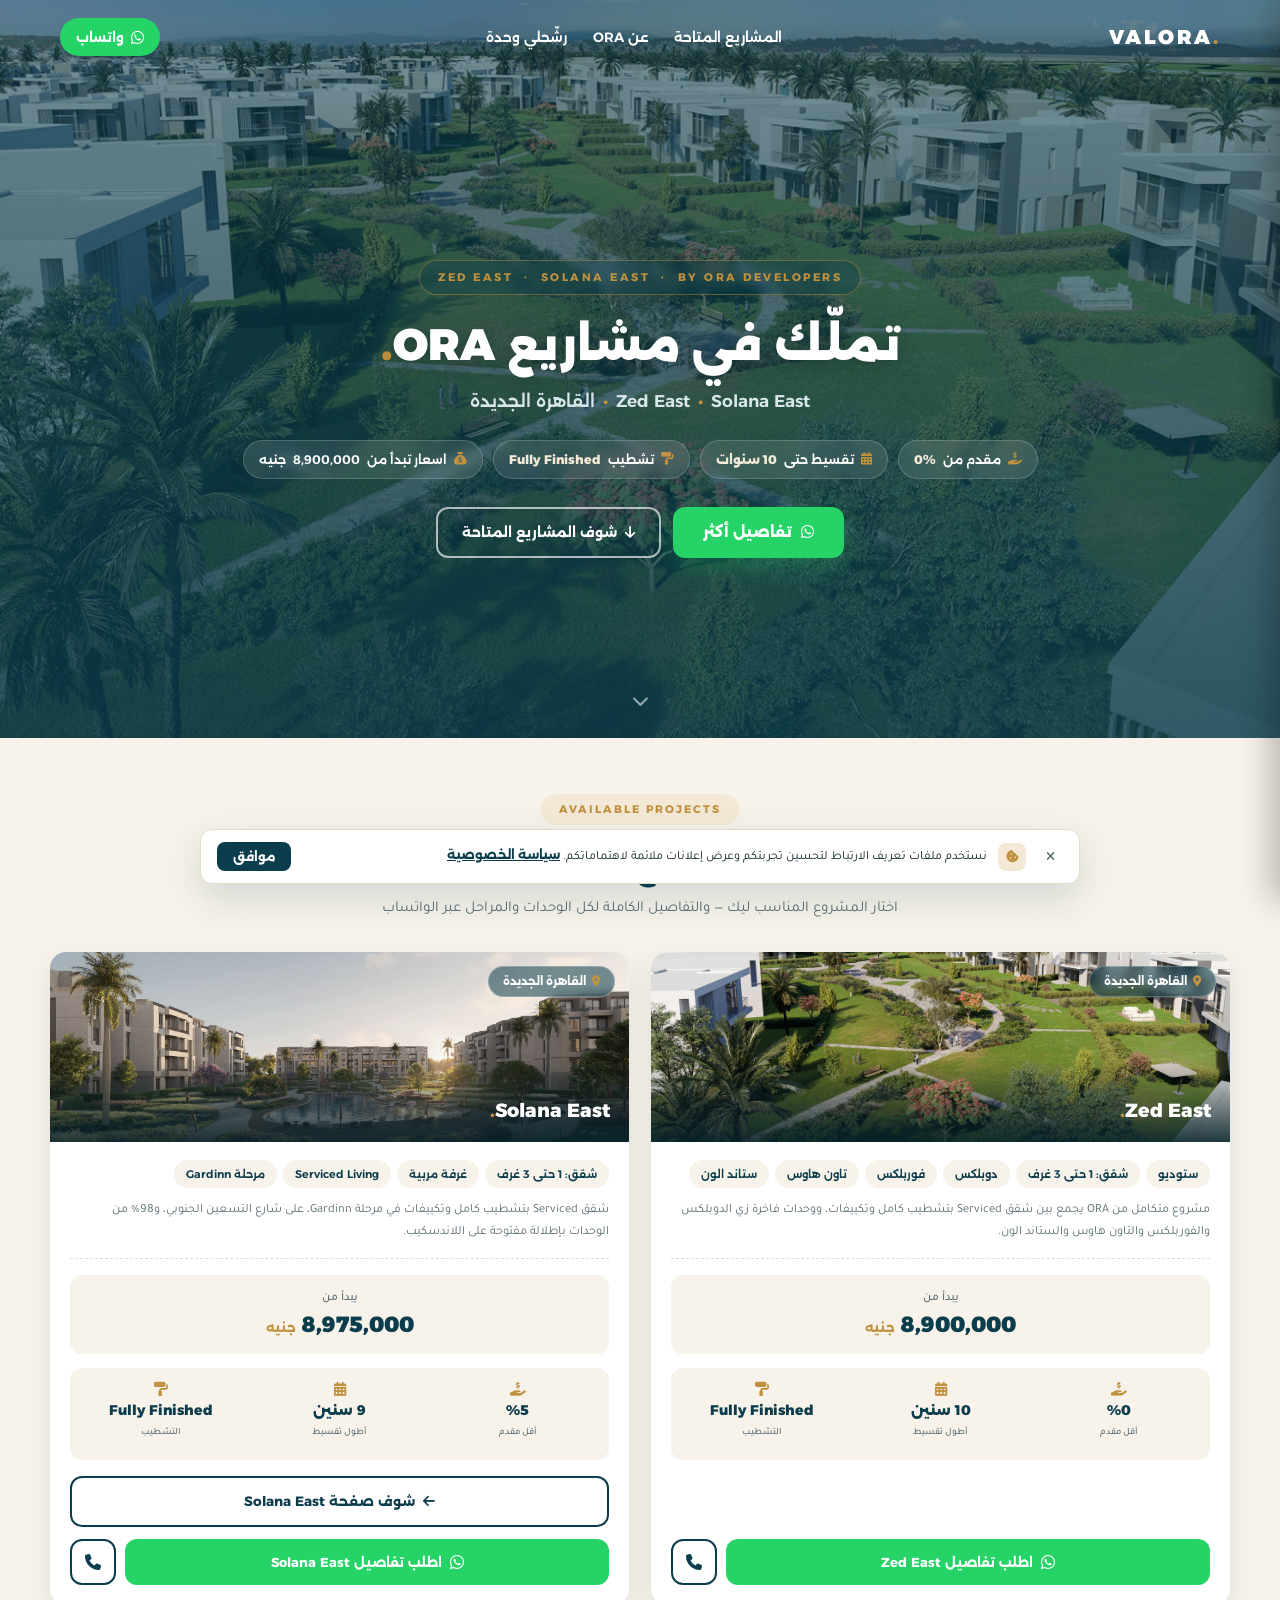
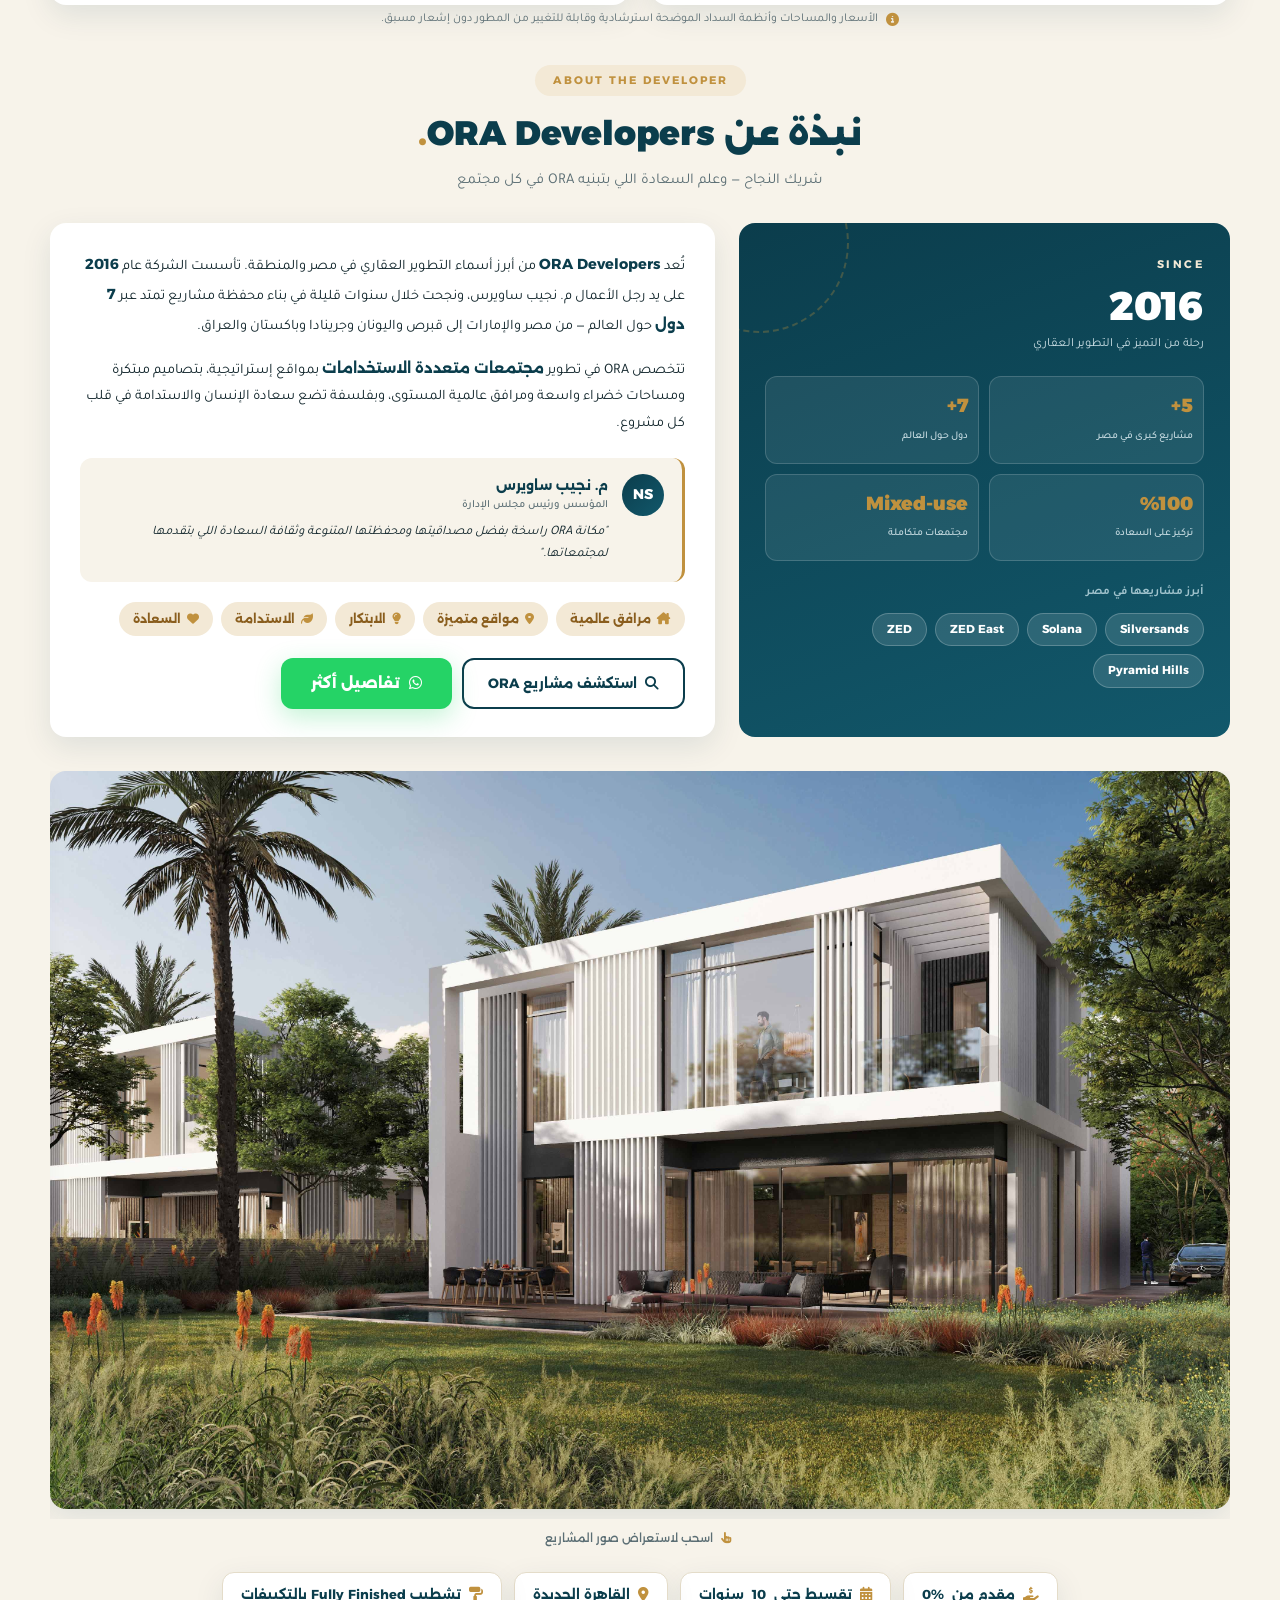
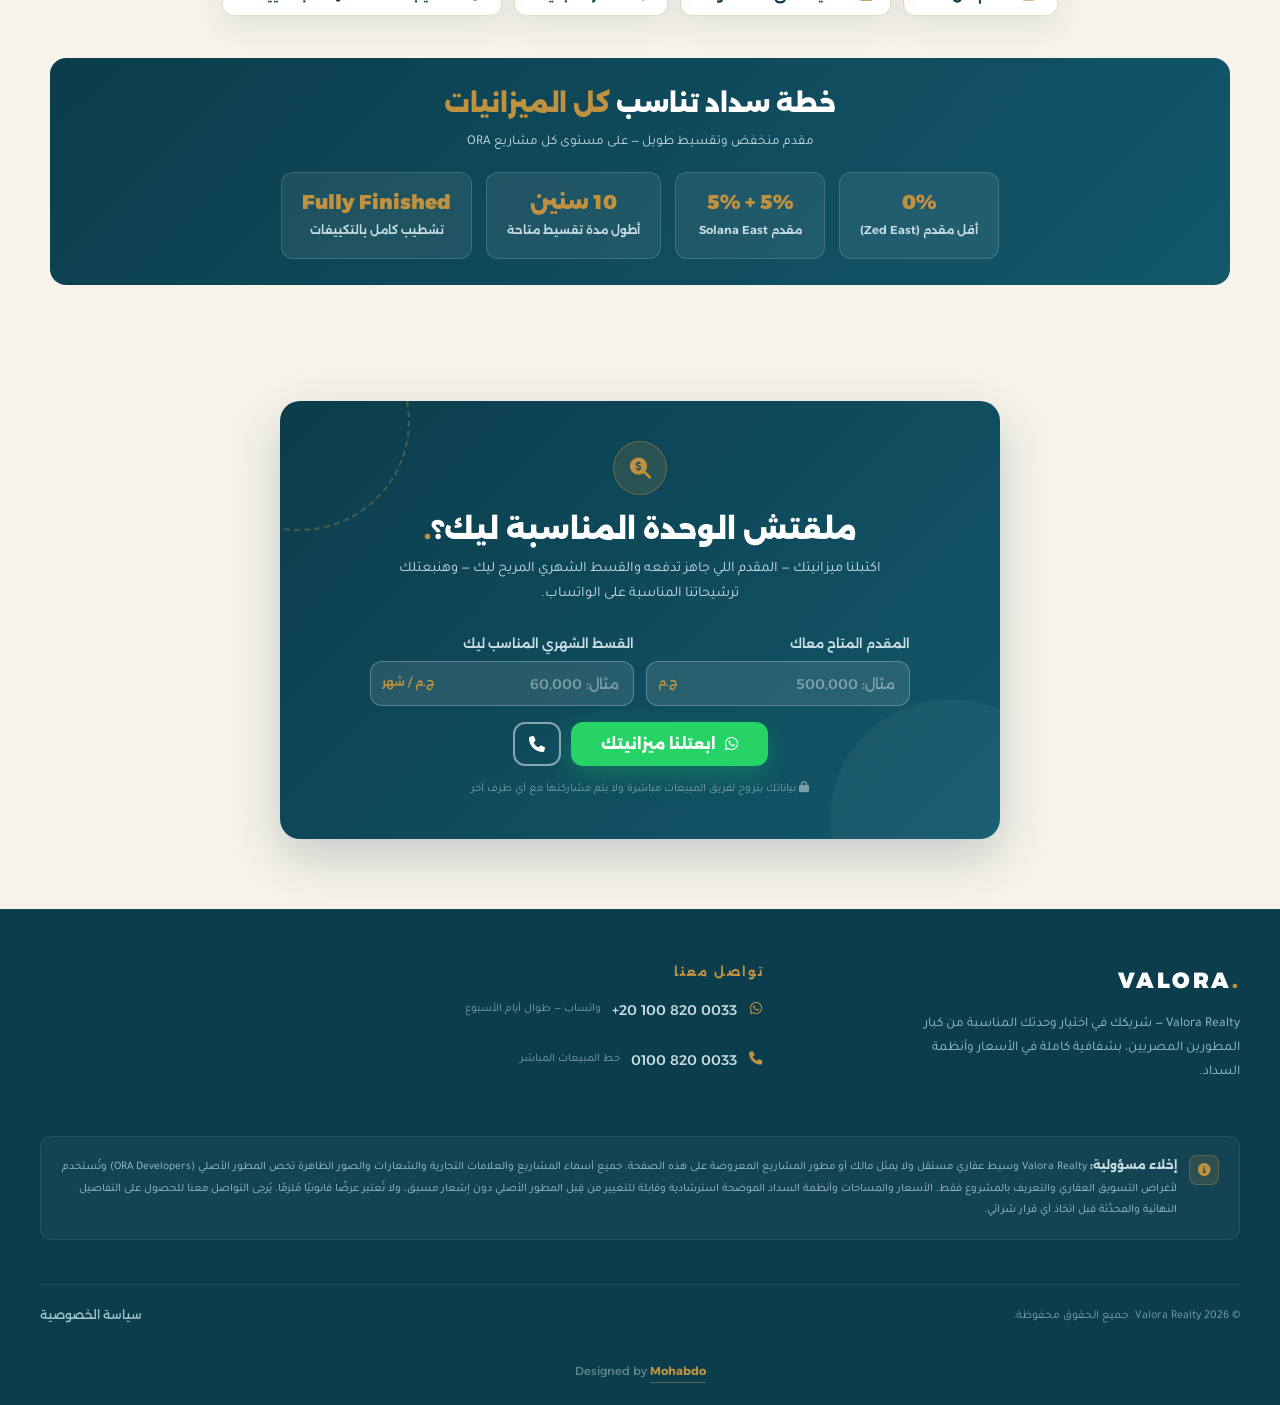
<file: project-ora.html>
<!DOCTYPE html>
<html lang="ar" dir="rtl">
<head>
<!-- Google Tag Manager -->
<script>(function(w,d,s,l,i){w[l]=w[l]||[];w[l].push({'gtm.start':
new Date().getTime(),event:'gtm.js'});var f=d.getElementsByTagName(s)[0],
j=d.createElement(s),dl=l!='dataLayer'?'&l='+l:'';j.async=true;j.src=
'https://www.googletagmanager.com/gtm.js?id='+i+dl;f.parentNode.insertBefore(j,f);
})(window,document,'script','dataLayer','GTM-KPP35RG5');</script>
<!-- End Google Tag Manager -->
<meta charset="UTF-8">
<meta name="viewport" content="width=device-width, initial-scale=1">
<title>مشاريع ORA — Zed & Solana | Valora Realty</title>
<meta name="description" content="تملّك في مشاريع ORA Developers — Zed East وSolana East في القاهرة الجديدة، مقدم من 0%، تقسيط حتى 10 سنوات.">

<!-- Open Graph / social share preview -->
<meta property="og:type" content="website">
<meta property="og:locale" content="ar_EG">
<meta property="og:site_name" content="Valora Realty">
<meta property="og:title" content="مشاريع ORA — Zed & Solana | Valora Realty">
<meta property="og:description" content="تملّك في مشاريع ORA Developers — Zed East وSolana East في القاهرة الجديدة، مقدم من 0%، تقسيط حتى 10 سنوات.">
<meta property="og:image" content="assets/img/ORA/Zed%20east%20cover.jpg">
<!-- og:url: add the page's live absolute URL once the production domain is known -->
<meta name="twitter:card" content="summary_large_image">
<meta name="twitter:title" content="مشاريع ORA — Zed & Solana | Valora Realty">
<meta name="twitter:description" content="تملّك في مشاريع ORA Developers — Zed East وSolana East في القاهرة الجديدة، مقدم من 0%، تقسيط حتى 10 سنوات.">
<meta name="twitter:image" content="assets/img/ORA/Zed%20east%20cover.jpg">

<link rel="preconnect" href="https://fonts.googleapis.com">
<link rel="preconnect" href="https://fonts.gstatic.com" crossorigin>
<link href="https://fonts.googleapis.com/css2?family=Alexandria:wght@500;700;800;900&family=Tajawal:wght@400;500;700&display=swap" rel="stylesheet">
<link rel="stylesheet" href="https://cdnjs.cloudflare.com/ajax/libs/font-awesome/6.5.2/css/all.min.css">
<link rel="stylesheet" href="css/style.css?v=202609121335">
<link rel="stylesheet" href="css/project.css?v=202609121335">
</head>
<body>
<!-- Google Tag Manager (noscript) -->
<noscript><iframe src="https://www.googletagmanager.com/ns.html?id=GTM-KPP35RG5"
height="0" width="0" style="display:none;visibility:hidden"></iframe></noscript>
<!-- End Google Tag Manager (noscript) -->

<header class="vlr-nav-shell vlr-nav-solid" id="vlrNav">
  <div class="vlr-nav-inner">
    <a href="/" class="vlr-logo">VALORA<span class="vlr-dot">.</span></a>
    <nav class="vlr-nav-links">
      <a href="#projects">المشاريع المتاحة</a>
      <a href="#about">عن ORA</a>
      <a href="#vlrMatch">رشّحلي وحدة</a>
    </nav>
    <div class="vlr-nav-right">
      <a class="vlr-nav-wa" href="https://wa.me/201008200033?text=Hello%20Valora%20Realty%2C%20I%27m%20interested%20in%20ORA%20Projects%20Prices" target="_blank" rel="noopener">
        <i class="fa-brands fa-whatsapp"></i> <span>واتساب</span>
      </a>
      <button class="vlr-hamburger" id="vlrHam" aria-label="فتح القائمة"><i class="fa-solid fa-bars"></i></button>
    </div>
  </div>
</header>

<div class="vlr-mobile-overlay" id="vlrOverlay"></div>
<aside class="vlr-mobile-menu" id="vlrMobile">
  <button class="vlr-mobile-close" id="vlrClose" aria-label="إغلاق القائمة"><i class="fa-solid fa-xmark"></i></button>
  <a href="#projects">المشاريع المتاحة</a>
  <a href="#about">عن ORA</a>
  <a href="#vlrMatch">رشّحلي وحدة</a>
  <a class="vlr-nav-wa" style="justify-content:center;padding:14px 18px" href="https://wa.me/201008200033?text=Hello%20Valora%20Realty%2C%20I%27m%20interested%20in%20ORA%20Projects%20Prices" target="_blank" rel="noopener">
    <i class="fa-brands fa-whatsapp"></i> <span>كلمنا واتساب</span>
  </a>
</aside>

<section class="vlrs-hero" style="background-color:#0B3D4C;background-image:linear-gradient(180deg,rgba(11,61,76,.55) 0%,rgba(11,61,76,.85) 100%),url('assets/img/ORA/Zed%20east%20cover.jpg')">
  <div class="vlrs-hero-inner">
    <span class="vlrs-hero-eyebrow">ZED EAST &nbsp;·&nbsp; SOLANA EAST &nbsp;·&nbsp; BY ORA DEVELOPERS</span>
    <h1>تملّك في مشاريع <bdi>ORA</bdi><span class="vlrs-dot">.</span></h1>
    <p class="vlrs-hero-sub">Zed East<span class="vlrs-sep">•</span>Solana East<span class="vlrs-sep">•</span>القاهرة الجديدة</p>
    <div class="vlrs-hero-points">
      <div><i class="fa-solid fa-hand-holding-dollar"></i> مقدم من <b>0%</b></div>
      <div><i class="fa-solid fa-calendar-days"></i> تقسيط حتى <b><bdi>10</bdi> سنوات</b></div>
      <div><i class="fa-solid fa-paint-roller"></i> تشطيب <b>Fully Finished</b></div>
      <div><i class="fa-solid fa-sack-dollar"></i> اسعار تبدأ من <bdi>8,900,000</bdi> جنيه</div>
    </div>
    <div class="vlrs-hero-actions">
      <a class="vlrs-hero-wa vlr-btn-wa" href="https://wa.me/201008200033?text=I%27m%20interested%20in%20ORA%20Projects" target="_blank" rel="noopener">
        <i class="fa-brands fa-whatsapp"></i> تفاصيل أكثر
      </a>
      <a class="vlrs-hero-ghost" href="#projects"><i class="fa-solid fa-arrow-down"></i> شوف المشاريع المتاحة</a>
    </div>
  </div>
  <div class="vlrs-hero-cue"><i class="fa-solid fa-chevron-down"></i></div>
</section>

<section class="vlrs-content" id="prices">
  <div class="vlrs-container">

    <div class="vlrs-head" id="projects">
      <span class="vlrs-eyebrow">AVAILABLE PROJECTS</span>
      <h2 class="vlrs-title">المشاريع المتاحة<span class="vlrs-dot">.</span></h2>
      <p class="vlrs-sub">اختار المشروع المناسب ليك — والتفاصيل الكاملة لكل الوحدات والمراحل عبر الواتساب</p>
    </div>

    <div class="vlrs-pgrid">

      <div class="vlrs-pcard">
        <div class="vlrs-pcard-media" style="background-image:url('assets/img/ORA/Zed%20east%20cover.jpg')">
          <span class="vlrs-pcard-tag"><i class="fa-solid fa-location-dot"></i> القاهرة الجديدة</span>
          <div class="vlrs-pcard-fade"><h3>Zed East<span class="vlrs-dot">.</span></h3></div>
        </div>
        <div class="vlrs-pcard-body">
          <div class="vlrs-pcard-types">
            <span>ستوديو</span><span>شقق: 1 حتى 3 غرف</span><span>دوبلكس</span><span>فوربلكس</span><span>تاون هاوس</span><span>ستاند الون</span>
          </div>
          <p class="vlrs-pcard-desc">مشروع متكامل من ORA يجمع بين شقق Serviced بتشطيب كامل وتكييفات، ووحدات فاخرة زي الدوبلكس والفوربلكس والتاون هاوس والستاند الون.</p>
          <div class="vlrs-price">
            <small>يبدأ من</small>
            <strong><bdi>8,900,000</bdi> <span>جنيه</span></strong>
          </div>
          <div class="vlrs-pcard-stats">
            <div class="vlrs-pcard-stat"><i class="fa-solid fa-hand-holding-dollar"></i><b><bdi>0</bdi>%</b><small>أقل مقدم</small></div>
            <div class="vlrs-pcard-stat"><i class="fa-solid fa-calendar-days"></i><b><bdi>10</bdi> سنين</b><small>أطول تقسيط</small></div>
            <div class="vlrs-pcard-stat"><i class="fa-solid fa-paint-roller"></i><b>Fully Finished</b><small>التشطيب</small></div>
          </div>
          <div class="vlrs-actions">
            <a class="vlrs-wa-btn" href="https://wa.me/201008200033?text=I%27m%20interested%20in%20ORA%20Zed%20East%20prices%20and%20payment%20plans" target="_blank" rel="noopener">
              <i class="fa-brands fa-whatsapp"></i> اطلب تفاصيل Zed East
            </a>
            <a class="vlrs-call-btn" href="tel:01008200033" aria-label="اتصل الآن"><i class="fa-solid fa-phone"></i></a>
          </div>
        </div>
      </div>

      <div class="vlrs-pcard">
        <div class="vlrs-pcard-media" style="background-image:url('assets/img/solana-east/pool-park.jpg')">
          <span class="vlrs-pcard-tag"><i class="fa-solid fa-location-dot"></i> القاهرة الجديدة</span>
          <div class="vlrs-pcard-fade"><h3>Solana East<span class="vlrs-dot">.</span></h3></div>
        </div>
        <div class="vlrs-pcard-body">
          <div class="vlrs-pcard-types">
            <span>شقق: 1 حتى 3 غرف</span><span>غرفة مربية</span><span>Serviced Living</span><span>مرحلة Gardinn</span>
          </div>
          <p class="vlrs-pcard-desc">شقق Serviced بتشطيب كامل وتكييفات في مرحلة Gardinn، على شارع التسعين الجنوبي، و98% من الوحدات بإطلالة مفتوحة على اللاندسكيب.</p>
          <div class="vlrs-price">
            <small>يبدأ من</small>
            <strong><bdi>8,975,000</bdi> <span>جنيه</span></strong>
          </div>
          <div class="vlrs-pcard-stats">
            <div class="vlrs-pcard-stat"><i class="fa-solid fa-hand-holding-dollar"></i><b><bdi>5</bdi>%</b><small>أقل مقدم</small></div>
            <div class="vlrs-pcard-stat"><i class="fa-solid fa-calendar-days"></i><b><bdi>9</bdi> سنين</b><small>أطول تقسيط</small></div>
            <div class="vlrs-pcard-stat"><i class="fa-solid fa-paint-roller"></i><b>Fully Finished</b><small>التشطيب</small></div>
          </div>
          <a class="vlrs-btn-outline" href="project-solana-east.html" style="display:flex;margin-bottom:12px"><i class="fa-solid fa-arrow-left"></i> شوف صفحة Solana East</a>
          <div class="vlrs-actions">
            <a class="vlrs-wa-btn" href="https://wa.me/201008200033?text=I%27m%20interested%20in%20ORA%20Solana%20East%20prices%20and%20payment%20plans" target="_blank" rel="noopener">
              <i class="fa-brands fa-whatsapp"></i> اطلب تفاصيل Solana East
            </a>
            <a class="vlrs-call-btn" href="tel:01008200033" aria-label="اتصل الآن"><i class="fa-solid fa-phone"></i></a>
          </div>
        </div>
      </div>

    </div>

    <p class="vlrs-legal-hint"><i class="fa-solid fa-circle-info"></i> الأسعار والمساحات وأنظمة السداد الموضحة استرشادية وقابلة للتغيير من المطور دون إشعار مسبق.</p>

    <div class="vlrs-head" id="about">
      <span class="vlrs-eyebrow">ABOUT THE DEVELOPER</span>
      <h2 class="vlrs-title">نبذة عن <bdi>ORA Developers</bdi><span class="vlrs-dot">.</span></h2>
      <p class="vlrs-sub">شريك النجاح — وعلم السعادة اللي بتبنيه ORA في كل مجتمع</p>
    </div>

    <div class="vlrs-about">
      <div class="vlrs-about-card">
        <span class="vlrs-about-since">SINCE</span>
        <div class="vlrs-about-year"><bdi>2016</bdi></div>
        <p class="vlrs-about-year-sub">رحلة من التميز في التطوير العقاري</p>
        <div class="vlrs-about-stats">
          <div class="vlrs-about-stat"><b><bdi>5</bdi>+</b><small>مشاريع كبرى في مصر</small></div>
          <div class="vlrs-about-stat"><b><bdi>7</bdi>+</b><small>دول حول العالم</small></div>
          <div class="vlrs-about-stat"><b><bdi>100</bdi>%</b><small>تركيز على السعادة</small></div>
          <div class="vlrs-about-stat"><b>Mixed-use</b><small>مجتمعات متكاملة</small></div>
        </div>
        <p class="vlrs-about-plabel">أبرز مشاريعها في مصر</p>
        <div class="vlrs-about-projects">
          <span>Silversands</span><span>Solana</span><span>ZED East</span><span>ZED</span><span>Pyramid Hills</span>
        </div>
      </div>

      <div class="vlrs-about-text">
        <p>تُعد <b>ORA Developers</b> من أبرز أسماء التطوير العقاري في مصر والمنطقة. تأسست الشركة عام <b><bdi>2016</bdi></b> على يد رجل الأعمال م. نجيب ساويرس، ونجحت خلال سنوات قليلة في بناء محفظة مشاريع تمتد عبر <b><bdi>7</bdi> دول</b> حول العالم — من مصر والإمارات إلى قبرص واليونان وجرينادا وباكستان والعراق.</p>
        <p>تتخصص ORA في تطوير <b>مجتمعات متعددة الاستخدامات</b> بمواقع إستراتيجية، بتصاميم مبتكرة ومساحات خضراء واسعة ومرافق عالمية المستوى، وبفلسفة تضع سعادة الإنسان والاستدامة في قلب كل مشروع.</p>

        <div class="vlrs-about-quote">
          <div class="vlrs-about-quote-avatar">NS</div>
          <div class="vlrs-about-quote-body">
            <b>م. نجيب ساويرس</b>
            <span>المؤسس ورئيس مجلس الإدارة</span>
            <p>"مكانة ORA راسخة بفضل مصداقيتها ومحفظتها المتنوعة وثقافة السعادة اللي بتقدمها لمجتمعاتها."</p>
          </div>
        </div>

        <div class="vlrs-about-pills">
          <span><i class="fa-solid fa-house-chimney"></i> مرافق عالمية</span>
          <span><i class="fa-solid fa-location-dot"></i> مواقع متميزة</span>
          <span><i class="fa-solid fa-lightbulb"></i> الابتكار</span>
          <span><i class="fa-solid fa-leaf"></i> الاستدامة</span>
          <span><i class="fa-solid fa-heart"></i> السعادة</span>
        </div>

        <div class="vlrs-about-actions">
          <a class="vlrs-btn-outline" href="#projects"><i class="fa-solid fa-magnifying-glass"></i> استكشف مشاريع ORA</a>
          <a class="vlr-btn-wa" href="https://wa.me/201008200033?text=I%27m%20interested%20in%20ORA%20Developers%20Projects" target="_blank" rel="noopener">
            <i class="fa-brands fa-whatsapp"></i> تفاصيل أكثر
          </a>
        </div>
      </div>
    </div>

    <div class="vlrs-gallery">
      <div class="vlrs-gal-track" id="vlrsGalTrack">
        <img decoding="async" src="assets/img/ORA/zed%20east%201.jpg" alt="فيلات Zed East" loading="lazy">
        <img decoding="async" src="assets/img/solana-east/pool-walkway.jpg" alt="حمام السباحة والممشى — Solana East" loading="lazy">
        <img decoding="async" src="assets/img/ORA/zed%20east%202.jpg" alt="Zed East" loading="lazy">
        <img decoding="async" src="assets/img/solana-east/landscape-1.jpg" alt="الحدائق والمباني السكنية — Solana East" loading="lazy">
        <img decoding="async" src="assets/img/ORA/zed%20east%203.jpg" alt="Zed East" loading="lazy">
        <img decoding="async" src="assets/img/solana-east/building-garden-view.jpg" alt="مبنى بإطلالة على الحديقة — Solana East" loading="lazy">
        <img decoding="async" src="assets/img/ORA/zed%20east%205.jpg" alt="Zed East" loading="lazy">
        <img decoding="async" src="assets/img/solana-east/interior-living.jpg" alt="الريسبشن والسفرة — Solana East" loading="lazy">
      </div>
    </div>
    <div class="vlrs-gal-hint"><i class="fa-solid fa-hand-pointer"></i> اسحب لاستعراض صور المشاريع</div>

    <div class="vlrs-strip">
      <div><i class="fa-solid fa-hand-holding-dollar"></i> مقدم من <bdi>0%</bdi></div>
      <div><i class="fa-solid fa-calendar-days"></i> تقسيط حتى <bdi>10</bdi> سنوات</div>
      <div><i class="fa-solid fa-location-dot"></i> القاهرة الجديدة</div>
      <div><i class="fa-solid fa-paint-roller"></i> تشطيب Fully Finished بالتكييفات</div>
    </div>

    <div class="vlrs-delivery">
      <h3>خطة سداد تناسب <span>كل الميزانيات</span></h3>
      <p>مقدم منخفض وتقسيط طويل — على مستوى كل مشاريع ORA</p>
      <div class="vlrs-delivery-grid">
        <div><b><bdi>0%</bdi></b><small>أقل مقدم (Zed East)</small></div>
        <div><b><bdi>5%</bdi> + <bdi>5%</bdi></b><small>مقدم Solana East</small></div>
        <div><b><bdi>10</bdi> سنين</b><small>أطول مدة تقسيط متاحة</small></div>
        <div><b>Fully Finished</b><small>تشطيب كامل بالتكييفات</small></div>
      </div>
    </div>

  </div>
</section>

<section class="vlr-match" id="vlrMatch" data-wa-number="201008200033" data-project-name="ORA Projects (Zed &amp; Solana)">
  <div class="vlr-match-card">
    <div class="vlr-match-icon"><i class="fa-solid fa-magnifying-glass-dollar"></i></div>
    <h2>ملقتش الوحدة المناسبة ليك؟<span class="vlr-dot">.</span></h2>
    <p class="vlr-match-sub">اكتبلنا ميزانيتك — المقدم اللي جاهز تدفعه والقسط الشهري المريح ليك — وهنبعتلك ترشيحاتنا المناسبة على الواتساب.</p>
    <div class="vlr-match-fields">
      <div class="vlr-field">
        <label for="vlrDown">المقدم المتاح معاك</label>
        <div class="vlr-input-wrap">
          <input type="text" id="vlrDown" inputmode="numeric" placeholder="مثال: 500,000">
          <span class="vlr-unit">ج.م</span>
        </div>
      </div>
      <div class="vlr-field">
        <label for="vlrMonthly">القسط الشهري المناسب ليك</label>
        <div class="vlr-input-wrap">
          <input type="text" id="vlrMonthly" inputmode="numeric" placeholder="مثال: 60,000">
          <span class="vlr-unit">ج.م / شهر</span>
        </div>
      </div>
    </div>
    <p class="vlr-match-error" id="vlrMatchError" hidden>من فضلك اكتب المقدم والقسط الشهري الأول عشان نقدر نرشحلك صح</p>
    <div class="vlr-match-actions">
      <button type="button" class="vlr-match-wa" id="vlrMatchBtn"><i class="fa-brands fa-whatsapp"></i> ابعتلنا ميزانيتك</button>
      <a class="vlr-match-call" href="tel:01008200033" aria-label="اتصل الآن"><i class="fa-solid fa-phone"></i></a>
    </div>
    <p class="vlr-match-privacy"><i class="fa-solid fa-lock"></i> بياناتك بتروح لفريق المبيعات مباشرة ولا يتم مشاركتها مع أي طرف آخر</p>
  </div>
</section>

<footer class="vlr-footer">
  <div class="vlr-footer-inner">
    <div class="vlr-foot-col vlr-foot-brand">
      <a href="/" class="vlr-logo">VALORA<span class="vlr-dot">.</span></a>
      <p class="vlr-foot-desc">Valora Realty — شريكك في اختيار وحدتك المناسبة من كبار المطورين المصريين، بشفافية كاملة في الأسعار وأنظمة السداد.</p>
    </div>
    <div class="vlr-foot-col vlr-foot-contact">
      <h4>تواصل معنا</h4>
      <div>
        <i class="fa-brands fa-whatsapp"></i>
        <div>
          <a href="https://wa.me/201008200033" target="_blank" rel="noopener">+20 100 820 0033</a>
          <small>واتساب — طوال أيام الأسبوع</small>
        </div>
      </div>
      <div>
        <i class="fa-solid fa-phone"></i>
        <div>
          <a href="tel:01008200033">0100 820 0033</a>
          <small>خط المبيعات المباشر</small>
        </div>
      </div>
    </div>
  </div>

  <div class="vlr-disclaimer">
    <div class="vlr-disclaimer-icon"><i class="fa-solid fa-circle-info"></i></div>
    <div class="vlr-disclaimer-text">
      <b>إخلاء مسؤولية:</b>
      Valora Realty وسيط عقاري مستقل ولا يمثل مالك أو مطور المشاريع المعروضة على هذه الصفحة. جميع أسماء المشاريع والعلامات التجارية والشعارات والصور الظاهرة تخص المطور الأصلي (ORA Developers) وتُستخدم لأغراض التسويق العقاري والتعريف بالمشروع فقط. الأسعار والمساحات وأنظمة السداد الموضحة استرشادية وقابلة للتغيير من قِبل المطور الأصلي دون إشعار مسبق، ولا تُعتبر عرضًا قانونيًا مُلزمًا. يُرجى التواصل معنا للحصول على التفاصيل النهائية والمحدَّثة قبل اتخاذ أي قرار شرائي.
    </div>
  </div>

  <div class="vlr-footer-inner vlr-foot-bottom">
    <div>© 2026 Valora Realty. جميع الحقوق محفوظة.</div>
    <div><a href="/privacy-policy">سياسة الخصوصية</a></div>
  </div>
  <div class="vlr-foot-credit">Designed by <a href="https://mohabdo.com" target="_blank" rel="noopener">Mohabdo</a></div>
</footer>

<div class="vlr-cookies" id="vlrCookies" role="dialog" aria-live="polite">
  <button class="vlr-cookies-close" id="vlrCookiesClose" aria-label="إغلاق"><i class="fa-solid fa-xmark"></i></button>
  <div class="vlr-cookies-icon"><i class="fa-solid fa-cookie-bite"></i></div>
  <div class="vlr-cookies-text">نستخدم ملفات تعريف الارتباط لتحسين تجربتكم وعرض إعلانات ملائمة لاهتماماتكم. <a href="/privacy-policy">سياسة الخصوصية</a></div>
  <button class="vlr-cookies-accept" id="vlrCookiesAccept">موافق</button>
</div>

<script src="js/main.js?v=202609121335"></script>
<script src="js/project.js?v=202609121335"></script>
</body>
</html>
</file>
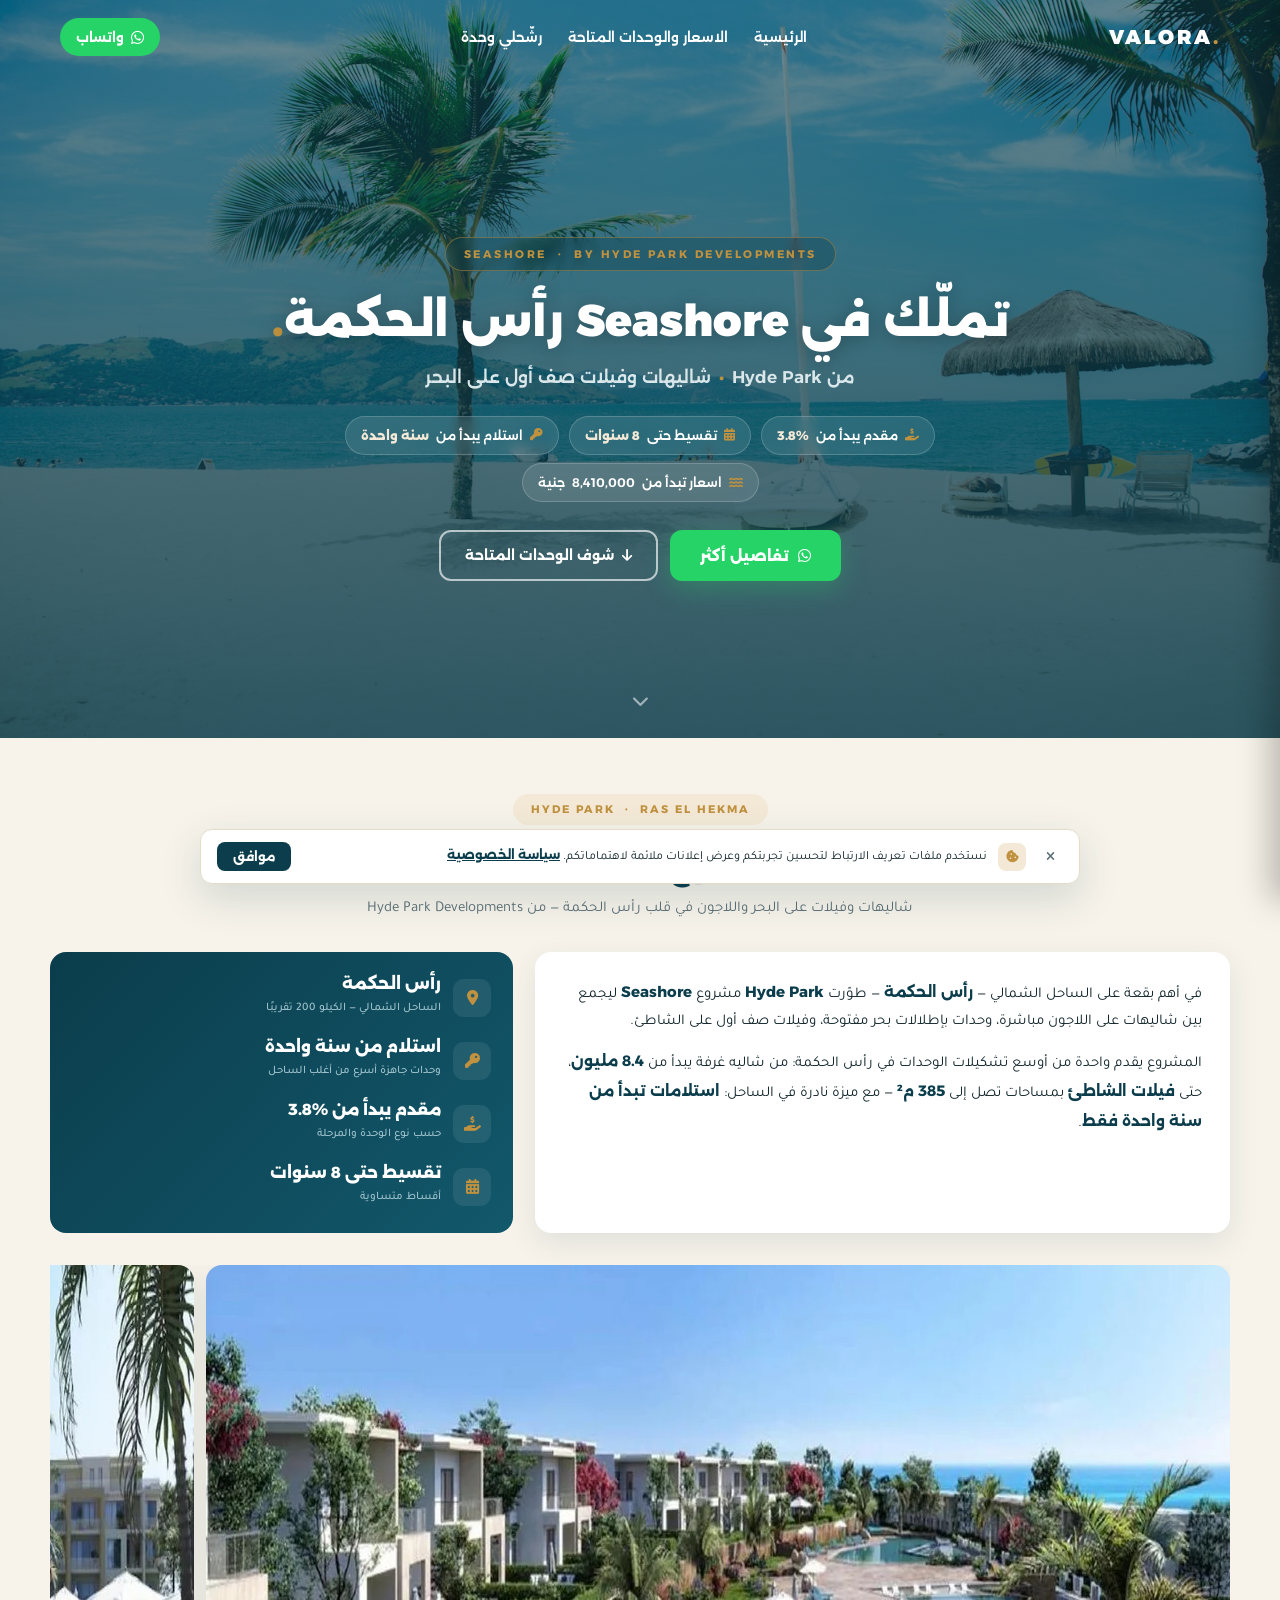
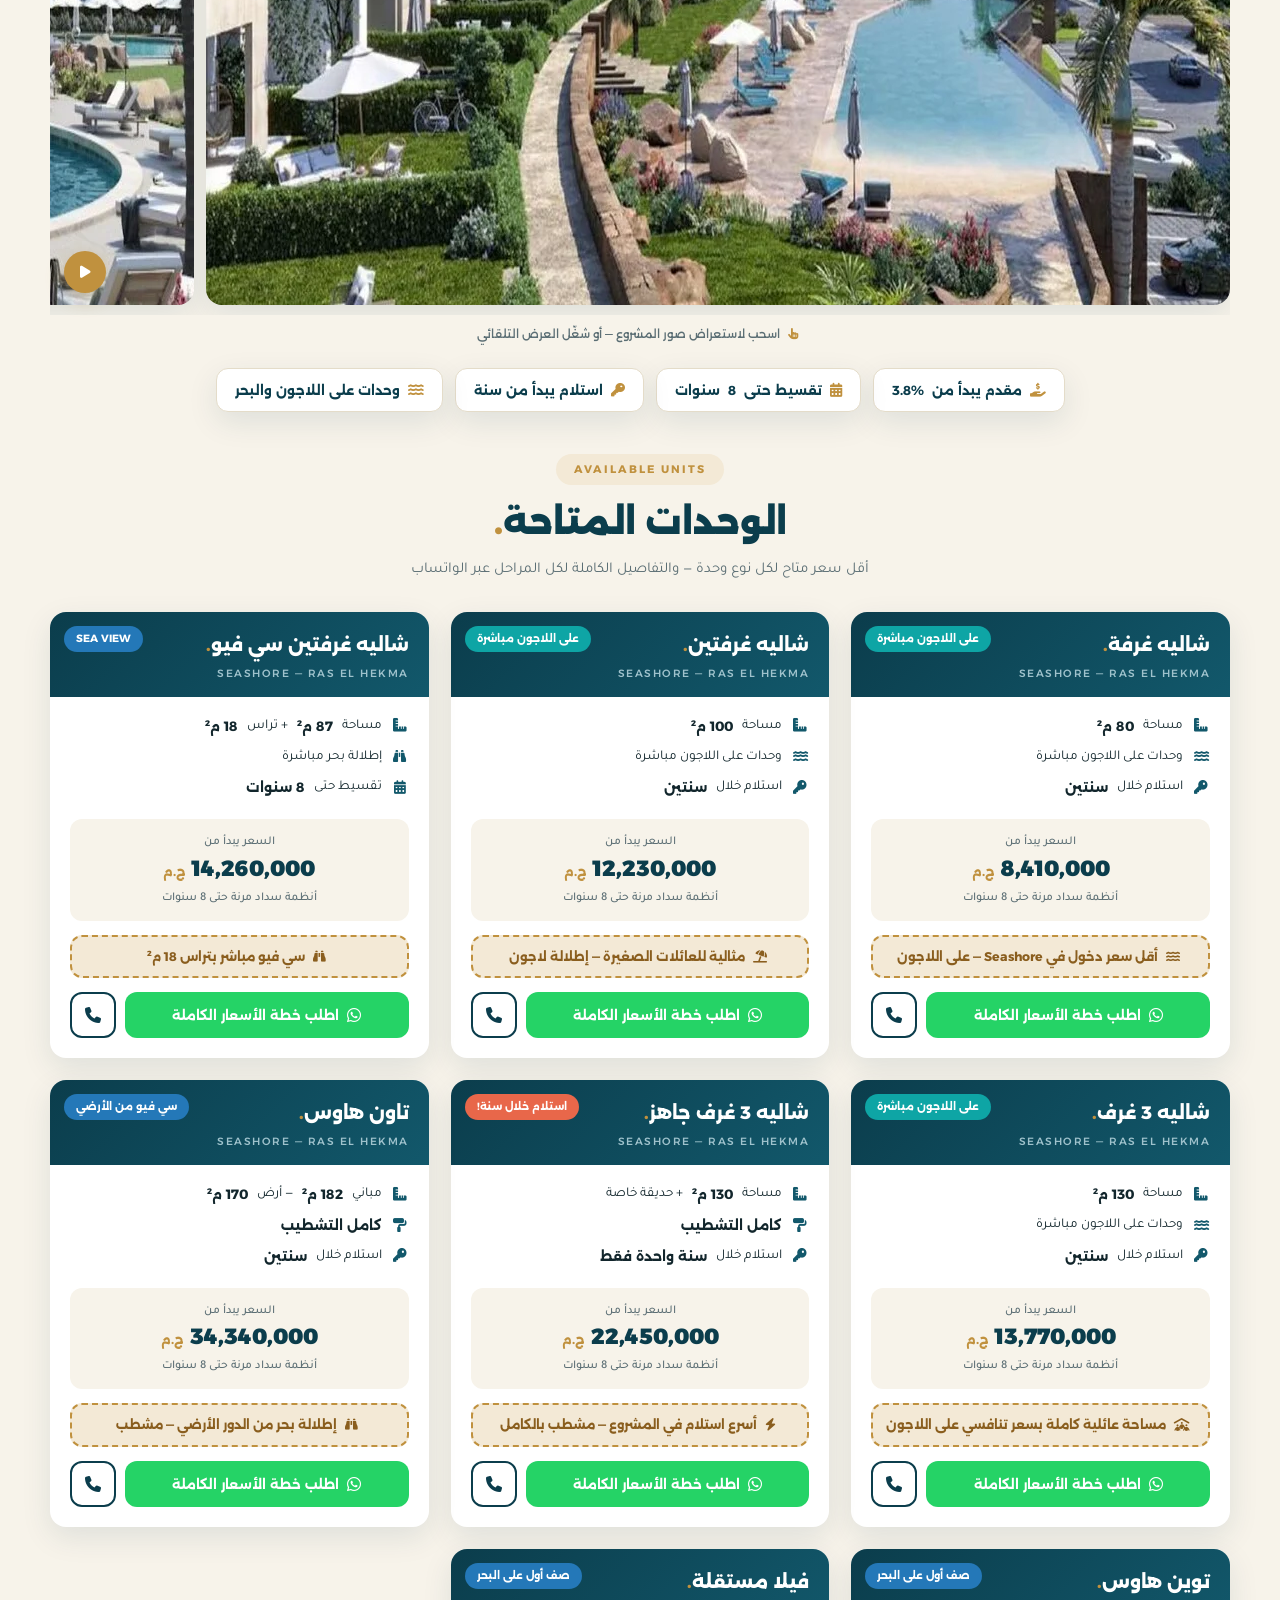
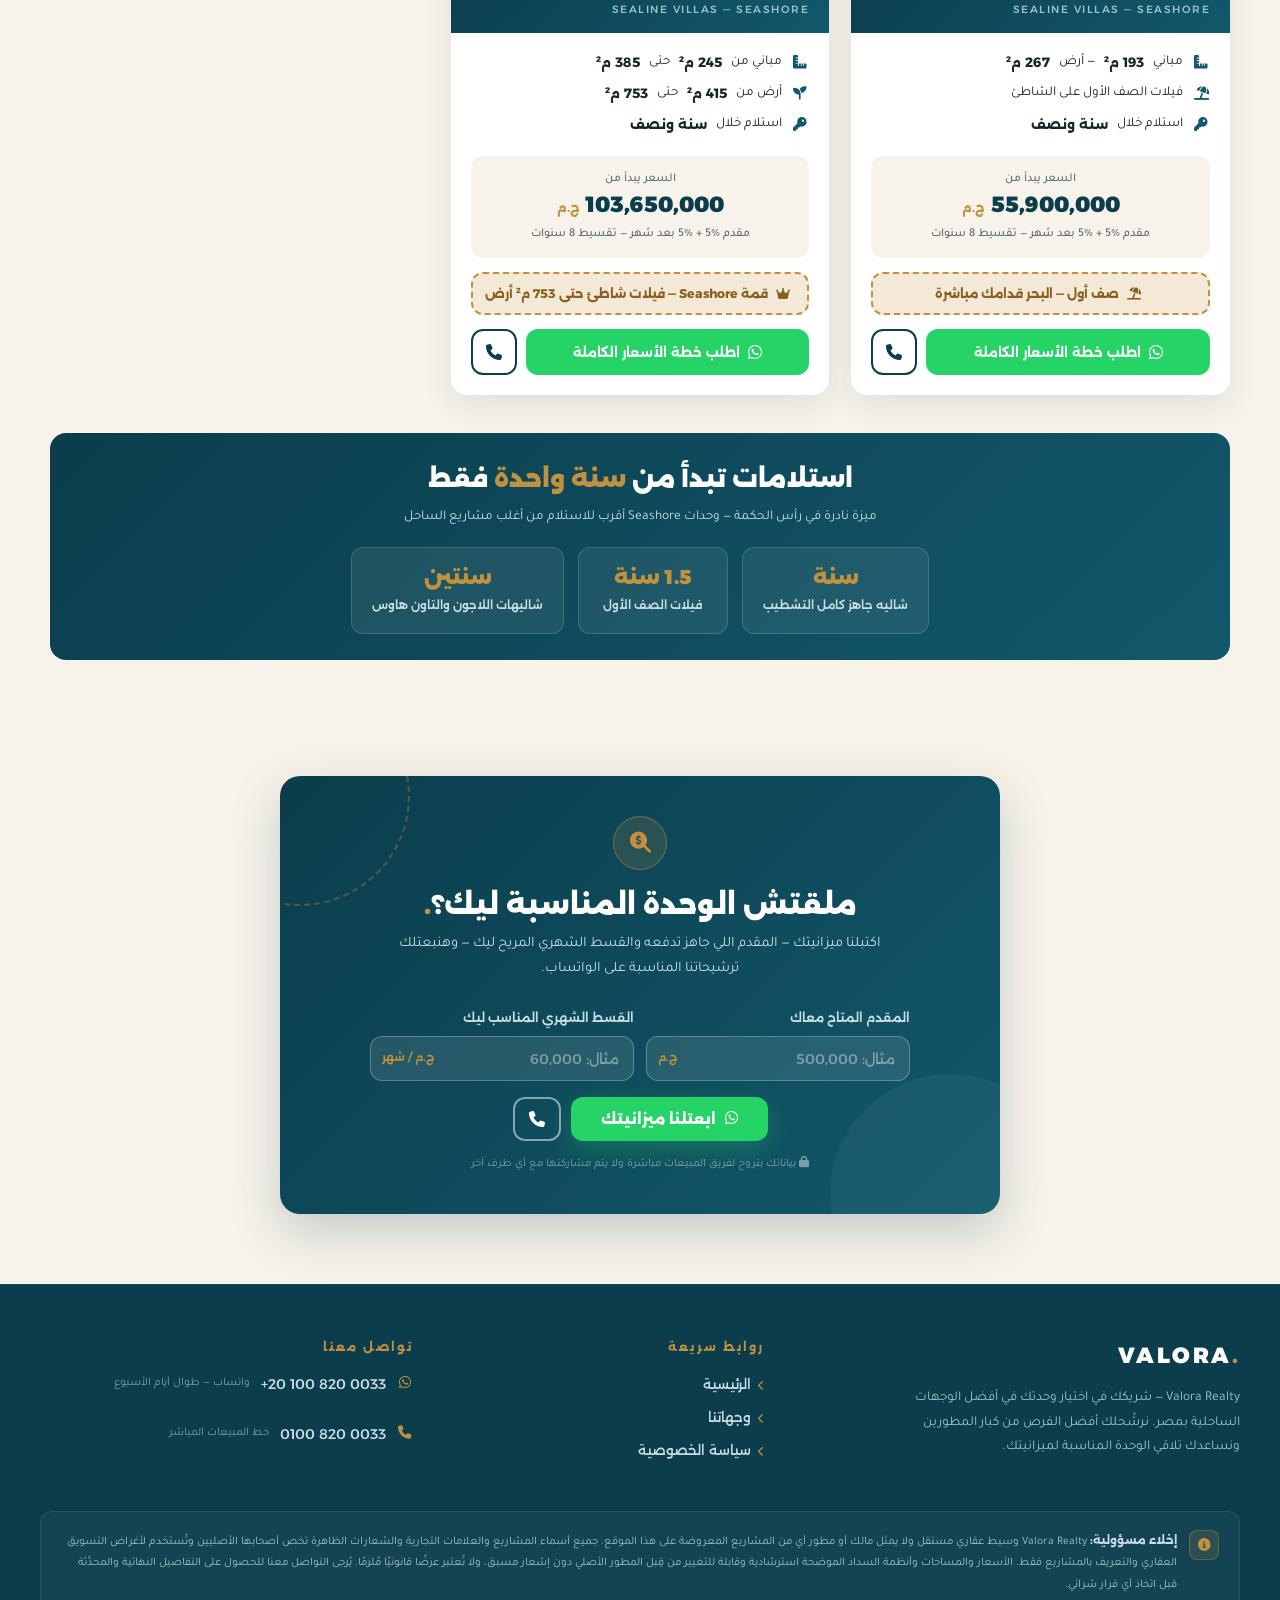
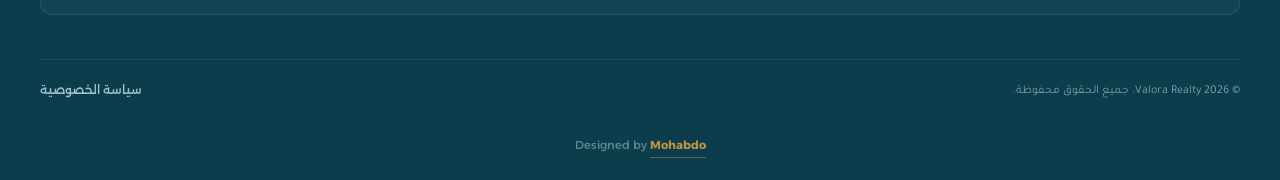
<file: project-seashore.html>
<!DOCTYPE html>
<html lang="ar" dir="rtl">
<head>
<!-- Google Tag Manager -->
<script>(function(w,d,s,l,i){w[l]=w[l]||[];w[l].push({'gtm.start':
new Date().getTime(),event:'gtm.js'});var f=d.getElementsByTagName(s)[0],
j=d.createElement(s),dl=l!='dataLayer'?'&l='+l:'';j.async=true;j.src=
'https://www.googletagmanager.com/gtm.js?id='+i+dl;f.parentNode.insertBefore(j,f);
})(window,document,'script','dataLayer','GTM-KPP35RG5');</script>
<!-- End Google Tag Manager -->
<meta charset="UTF-8">
<meta name="viewport" content="width=device-width, initial-scale=1">
<title>Seashore by Hyde Park — رأس الحكمة | Valora Realty</title>
<meta name="description" content="تملّك في Seashore رأس الحكمة من Hyde Park — شاليهات وفيلات على البحر واللاجون، مقدم من 3.8%، تقسيط حتى 8 سنوات، استلام من سنة واحدة.">
<link rel="preconnect" href="https://fonts.googleapis.com">
<link rel="preconnect" href="https://fonts.gstatic.com" crossorigin>
<link href="https://fonts.googleapis.com/css2?family=Alexandria:wght@500;700;800;900&family=Tajawal:wght@400;500;700&display=swap" rel="stylesheet">
<link rel="stylesheet" href="https://cdnjs.cloudflare.com/ajax/libs/font-awesome/6.5.2/css/all.min.css">
<link rel="stylesheet" href="css/style.css?v=202609121335">
<link rel="stylesheet" href="css/project.css?v=202609121335">
</head>
<body>
<!-- Google Tag Manager (noscript) -->
<noscript><iframe src="https://www.googletagmanager.com/ns.html?id=GTM-KPP35RG5"
height="0" width="0" style="display:none;visibility:hidden"></iframe></noscript>
<!-- End Google Tag Manager (noscript) -->

<header class="vlr-nav-shell vlr-nav-solid" id="vlrNav">
  <div class="vlr-nav-inner">
    <a href="/" class="vlr-logo">VALORA<span class="vlr-dot">.</span></a>
    <nav class="vlr-nav-links">
      <a href="/">الرئيسية</a>
      <a href="#prices">الاسعار والوحدات المتاحة</a>
      <a href="#vlrMatch">رشّحلي وحدة</a>
    </nav>
    <div class="vlr-nav-right">
      <a class="vlr-nav-wa" href="https://wa.me/201008200033?text=Hello%20Valora%20Realty%2C%20I%27m%20interested%20in%20Seashore%20by%20Hyde%20Park%20Prices" target="_blank" rel="noopener">
        <i class="fa-brands fa-whatsapp"></i> <span>واتساب</span>
      </a>
      <button class="vlr-hamburger" id="vlrHam" aria-label="فتح القائمة"><i class="fa-solid fa-bars"></i></button>
    </div>
  </div>
</header>

<div class="vlr-mobile-overlay" id="vlrOverlay"></div>
<aside class="vlr-mobile-menu" id="vlrMobile">
  <button class="vlr-mobile-close" id="vlrClose" aria-label="إغلاق القائمة"><i class="fa-solid fa-xmark"></i></button>
  <a href="/">الرئيسية</a>
  <a href="#prices">الاسعار والوحدات المتاحة</a>
  <a href="#vlrMatch">رشّحلي وحدة</a>
  <a class="vlr-nav-wa" style="justify-content:center;padding:14px 18px" href="https://wa.me/201008200033?text=Hello%20Valora%20Realty%2C%20I%27m%20interested%20in%20Seashore%20by%20Hyde%20Park%20North%20Coast" target="_blank" rel="noopener">
    <i class="fa-brands fa-whatsapp"></i> <span>كلمنا واتساب</span>
  </a>
</aside>

<section class="vlrs-hero" style="background-image:linear-gradient(180deg,rgba(11,61,76,.55) 0%,rgba(11,61,76,.85) 100%),url(assets/img/Seashore/hero-bg.jpg)">
  <div class="vlrs-hero-inner">
    <span class="vlrs-hero-eyebrow">SEASHORE &nbsp;·&nbsp; BY HYDE PARK DEVELOPMENTS</span>
    <h1>تملّك في <bdi>Seashore</bdi> رأس الحكمة<span class="vlrs-dot">.</span></h1>
    <p class="vlrs-hero-sub">من <bdi>Hyde Park</bdi><span class="vlrs-sep">•</span>شاليهات وفيلات صف أول على البحر</p>
    <div class="vlrs-hero-points">
      <div><i class="fa-solid fa-hand-holding-dollar"></i> مقدم يبدأ من <b><bdi>3.8%</bdi></b></div>
      <div><i class="fa-solid fa-calendar-days"></i> تقسيط حتى <b><bdi>8</bdi> سنوات</b></div>
      <div><i class="fa-solid fa-key"></i> استلام يبدأ من <b>سنة واحدة</b></div>
      <div><i class="fa-solid fa-water"></i> اسعار تبدأ من <bdi>8,410,000</bdi> جنية</div>
    </div>
    <div class="vlrs-hero-actions">
      <a class="vlrs-hero-wa vlr-btn-wa" href="https://wa.me/201008200033?text=I%27m%20interested%20in%20Seashore%20by%20Hyde%20Park%20in%20Ras%20El%20Hekma" target="_blank" rel="noopener">
        <i class="fa-brands fa-whatsapp"></i> تفاصيل أكثر
      </a>
      <a class="vlrs-hero-ghost" href="#units"><i class="fa-solid fa-arrow-down"></i> شوف الوحدات المتاحة</a>
    </div>
  </div>
  <div class="vlrs-hero-cue"><i class="fa-solid fa-chevron-down"></i></div>
</section>

<section class="vlrs-content" id="prices">
  <div class="vlrs-container">

    <div class="vlrs-head">
      <span class="vlrs-eyebrow">HYDE PARK &nbsp;·&nbsp; RAS EL HEKMA</span>
      <h2 class="vlrs-title">مشروع <bdi>Seashore</bdi><span class="vlrs-dot">.</span></h2>
      <p class="vlrs-sub">شاليهات وفيلات على البحر واللاجون في قلب رأس الحكمة — من <bdi>Hyde Park Developments</bdi></p>
    </div>

    <div class="vlrs-intro">
      <div class="vlrs-intro-text">
        <p>في أهم بقعة على الساحل الشمالي — <b>رأس الحكمة</b> — طوّرت <b><bdi>Hyde Park</bdi></b> مشروع <b><bdi>Seashore</bdi></b> ليجمع بين شاليهات على اللاجون مباشرة، وحدات بإطلالات بحر مفتوحة، وفيلات صف أول على الشاطئ.</p>
        <p>المشروع يقدم واحدة من أوسع تشكيلات الوحدات في رأس الحكمة: من شاليه غرفة يبدأ من <b><bdi>8.4</bdi> مليون</b>، حتى <b>فيلات الشاطئ</b> بمساحات تصل إلى <b><bdi>385</bdi> م²</b> — مع ميزة نادرة في الساحل: <b>استلامات تبدأ من سنة واحدة فقط</b>.</p>
      </div>
      <div class="vlrs-stats">
        <div class="vlrs-stat">
          <i class="fa-solid fa-location-dot"></i>
          <div><b>رأس الحكمة</b><small>الساحل الشمالي — الكيلو <bdi>200</bdi> تقريبًا</small></div>
        </div>
        <div class="vlrs-stat">
          <i class="fa-solid fa-key"></i>
          <div><b>استلام من سنة واحدة</b><small>وحدات جاهزة أسرع من أغلب الساحل</small></div>
        </div>
        <div class="vlrs-stat">
          <i class="fa-solid fa-hand-holding-dollar"></i>
          <div><b>مقدم يبدأ من <bdi>3.8%</bdi></b><small>حسب نوع الوحدة والمرحلة</small></div>
        </div>
        <div class="vlrs-stat">
          <i class="fa-solid fa-calendar-days"></i>
          <div><b>تقسيط حتى <bdi>8</bdi> سنوات</b><small>أقساط متساوية</small></div>
        </div>
      </div>
    </div>

    <div class="vlrs-gallery">
      <div class="vlrs-gal-track" id="vlrsGalTrack">
        <img decoding="async" src="assets/img/Seashore/gallery-1.webp" alt="شاطئ رأس الحكمة — Seashore" loading="lazy">
        <img decoding="async" src="assets/img/Seashore/gallery-2.webp" alt="فيلات Seashore بإطلالة بحر" loading="lazy">
        <img decoding="async" src="assets/img/Seashore/gallery-3.webp" alt="شاليهات على اللاجون — Seashore" loading="lazy">
        <img decoding="async" src="assets/img/Seashore/gallery-4.webp" alt="وحدات Seashore رأس الحكمة" loading="lazy">
      </div>
      <button class="vlrs-gal-play" id="vlrsGalPlay" aria-label="تشغيل العرض التلقائي"><i class="fa-solid fa-play"></i></button>
    </div>
    <div class="vlrs-gal-hint"><i class="fa-solid fa-hand-pointer"></i> اسحب لاستعراض صور المشروع — أو شغّل العرض التلقائي</div>

    <div class="vlrs-strip">
      <div><i class="fa-solid fa-hand-holding-dollar"></i> مقدم يبدأ من <bdi>3.8%</bdi></div>
      <div><i class="fa-solid fa-calendar-days"></i> تقسيط حتى <bdi>8</bdi> سنوات</div>
      <div><i class="fa-solid fa-key"></i> استلام يبدأ من سنة</div>
      <div><i class="fa-solid fa-water"></i> وحدات على اللاجون والبحر</div>
    </div>

    <div class="vlrs-head" id="units">
      <span class="vlrs-eyebrow">AVAILABLE UNITS</span>
      <h2 class="vlrs-title">الوحدات المتاحة<span class="vlrs-dot">.</span></h2>
      <p class="vlrs-sub">أقل سعر متاح لكل نوع وحدة — والتفاصيل الكاملة لكل المراحل عبر الواتساب</p>
    </div>

    <div class="vlrs-grid">

      <div class="vlrs-card">
        <div class="vlrs-card-top">
          <h3>شاليه غرفة<span class="vlrs-dot">.</span></h3>
          <p>SEASHORE — RAS EL HEKMA</p>
          <span class="vlrs-badge vlrs-badge--lagoon">على اللاجون مباشرة</span>
        </div>
        <div class="vlrs-card-body">
          <div class="vlrs-spec"><i class="fa-solid fa-ruler-combined"></i> مساحة <b><bdi>80</bdi> م²</b></div>
          <div class="vlrs-spec"><i class="fa-solid fa-water"></i> وحدات على اللاجون مباشرة</div>
          <div class="vlrs-spec"><i class="fa-solid fa-key"></i> استلام خلال <b>سنتين</b></div>
          <div class="vlrs-price">
            <small>السعر يبدأ من</small>
            <strong><bdi>8,410,000</bdi> <span>ج.م</span></strong>
            <em>أنظمة سداد مرنة حتى <bdi>8</bdi> سنوات</em>
          </div>
          <div class="vlrs-hook"><i class="fa-solid fa-water"></i> أقل سعر دخول في <bdi>Seashore</bdi> — على اللاجون</div>
          <div class="vlrs-actions">
            <a class="vlrs-wa-btn" href="https://wa.me/201008200033?text=I%27m%20interested%20in%20Seashore%201%20Bedroom%20Chalet%20in%20Ras%20El%20Hekma%20prices%20and%20payment%20plans" target="_blank" rel="noopener">
              <i class="fa-brands fa-whatsapp"></i> اطلب خطة الأسعار الكاملة
            </a>
            <a class="vlrs-call-btn" href="tel:01008200033" aria-label="اتصل الآن"><i class="fa-solid fa-phone"></i></a>
          </div>
        </div>
      </div>

      <div class="vlrs-card">
        <div class="vlrs-card-top">
          <h3>شاليه غرفتين<span class="vlrs-dot">.</span></h3>
          <p>SEASHORE — RAS EL HEKMA</p>
          <span class="vlrs-badge vlrs-badge--lagoon">على اللاجون مباشرة</span>
        </div>
        <div class="vlrs-card-body">
          <div class="vlrs-spec"><i class="fa-solid fa-ruler-combined"></i> مساحة <b><bdi>100</bdi> م²</b></div>
          <div class="vlrs-spec"><i class="fa-solid fa-water"></i> وحدات على اللاجون مباشرة</div>
          <div class="vlrs-spec"><i class="fa-solid fa-key"></i> استلام خلال <b>سنتين</b></div>
          <div class="vlrs-price">
            <small>السعر يبدأ من</small>
            <strong><bdi>12,230,000</bdi> <span>ج.م</span></strong>
            <em>أنظمة سداد مرنة حتى <bdi>8</bdi> سنوات</em>
          </div>
          <div class="vlrs-hook"><i class="fa-solid fa-umbrella-beach"></i> مثالية للعائلات الصغيرة — إطلالة لاجون</div>
          <div class="vlrs-actions">
            <a class="vlrs-wa-btn" href="https://wa.me/201008200033?text=I%27m%20interested%20in%20Seashore%202%20Bedroom%20Chalet%20in%20Ras%20El%20Hekma%20prices%20and%20payment%20plans" target="_blank" rel="noopener">
              <i class="fa-brands fa-whatsapp"></i> اطلب خطة الأسعار الكاملة
            </a>
            <a class="vlrs-call-btn" href="tel:01008200033" aria-label="اتصل الآن"><i class="fa-solid fa-phone"></i></a>
          </div>
        </div>
      </div>

      <div class="vlrs-card">
        <div class="vlrs-card-top">
          <h3>شاليه غرفتين سي فيو<span class="vlrs-dot">.</span></h3>
          <p>SEASHORE — RAS EL HEKMA</p>
          <span class="vlrs-badge vlrs-badge--sea">SEA VIEW</span>
        </div>
        <div class="vlrs-card-body">
          <div class="vlrs-spec"><i class="fa-solid fa-ruler-combined"></i> مساحة <b><bdi>87</bdi> م²</b> + تراس <b><bdi>18</bdi> م²</b></div>
          <div class="vlrs-spec"><i class="fa-solid fa-binoculars"></i> إطلالة بحر مباشرة</div>
          <div class="vlrs-spec"><i class="fa-solid fa-calendar-days"></i> تقسيط حتى <b><bdi>8</bdi> سنوات</b></div>
          <div class="vlrs-price">
            <small>السعر يبدأ من</small>
            <strong><bdi>14,260,000</bdi> <span>ج.م</span></strong>
            <em>أنظمة سداد مرنة حتى <bdi>8</bdi> سنوات</em>
          </div>
          <div class="vlrs-hook"><i class="fa-solid fa-binoculars"></i> سي فيو مباشر بتراس <bdi>18</bdi> م²</div>
          <div class="vlrs-actions">
            <a class="vlrs-wa-btn" href="https://wa.me/201008200033?text=I%27m%20interested%20in%20Seashore%202%20Bedroom%20Sea%20View%20Chalet%20in%20Ras%20El%20Hekma%20prices%20and%20payment%20plans" target="_blank" rel="noopener">
              <i class="fa-brands fa-whatsapp"></i> اطلب خطة الأسعار الكاملة
            </a>
            <a class="vlrs-call-btn" href="tel:01008200033" aria-label="اتصل الآن"><i class="fa-solid fa-phone"></i></a>
          </div>
        </div>
      </div>

      <div class="vlrs-card">
        <div class="vlrs-card-top">
          <h3>شاليه 3 غرف<span class="vlrs-dot">.</span></h3>
          <p>SEASHORE — RAS EL HEKMA</p>
          <span class="vlrs-badge vlrs-badge--lagoon">على اللاجون مباشرة</span>
        </div>
        <div class="vlrs-card-body">
          <div class="vlrs-spec"><i class="fa-solid fa-ruler-combined"></i> مساحة <b><bdi>130</bdi> م²</b></div>
          <div class="vlrs-spec"><i class="fa-solid fa-water"></i> وحدات على اللاجون مباشرة</div>
          <div class="vlrs-spec"><i class="fa-solid fa-key"></i> استلام خلال <b>سنتين</b></div>
          <div class="vlrs-price">
            <small>السعر يبدأ من</small>
            <strong><bdi>13,770,000</bdi> <span>ج.م</span></strong>
            <em>أنظمة سداد مرنة حتى <bdi>8</bdi> سنوات</em>
          </div>
          <div class="vlrs-hook"><i class="fa-solid fa-people-roof"></i> مساحة عائلية كاملة بسعر تنافسي على اللاجون</div>
          <div class="vlrs-actions">
            <a class="vlrs-wa-btn" href="https://wa.me/201008200033?text=I%27m%20interested%20in%20Seashore%203%20Bedroom%20Chalet%20in%20Ras%20El%20Hekma%20prices%20and%20payment%20plans" target="_blank" rel="noopener">
              <i class="fa-brands fa-whatsapp"></i> اطلب خطة الأسعار الكاملة
            </a>
            <a class="vlrs-call-btn" href="tel:01008200033" aria-label="اتصل الآن"><i class="fa-solid fa-phone"></i></a>
          </div>
        </div>
      </div>

      <div class="vlrs-card">
        <div class="vlrs-card-top">
          <h3>شاليه 3 غرف جاهز<span class="vlrs-dot">.</span></h3>
          <p>SEASHORE — RAS EL HEKMA</p>
          <span class="vlrs-badge vlrs-badge--ready">استلام خلال سنة!</span>
        </div>
        <div class="vlrs-card-body">
          <div class="vlrs-spec"><i class="fa-solid fa-ruler-combined"></i> مساحة <b><bdi>130</bdi> م²</b> + حديقة خاصة</div>
          <div class="vlrs-spec"><i class="fa-solid fa-paint-roller"></i> <b>كامل التشطيب</b></div>
          <div class="vlrs-spec"><i class="fa-solid fa-key"></i> استلام خلال <b>سنة واحدة فقط</b></div>
          <div class="vlrs-price">
            <small>السعر يبدأ من</small>
            <strong><bdi>22,450,000</bdi> <span>ج.م</span></strong>
            <em>أنظمة سداد مرنة حتى <bdi>8</bdi> سنوات</em>
          </div>
          <div class="vlrs-hook"><i class="fa-solid fa-bolt"></i> أسرع استلام في المشروع — مشطب بالكامل</div>
          <div class="vlrs-actions">
            <a class="vlrs-wa-btn" href="https://wa.me/201008200033?text=I%27m%20interested%20in%20Seashore%20Ready%20Beach%20Chalet%203%20Bedrooms%20in%20Ras%20El%20Hekma%20prices%20and%20payment%20plans" target="_blank" rel="noopener">
              <i class="fa-brands fa-whatsapp"></i> اطلب خطة الأسعار الكاملة
            </a>
            <a class="vlrs-call-btn" href="tel:01008200033" aria-label="اتصل الآن"><i class="fa-solid fa-phone"></i></a>
          </div>
        </div>
      </div>

      <div class="vlrs-card">
        <div class="vlrs-card-top">
          <h3>تاون هاوس<span class="vlrs-dot">.</span></h3>
          <p>SEASHORE — RAS EL HEKMA</p>
          <span class="vlrs-badge vlrs-badge--sea">سي فيو من الأرضي</span>
        </div>
        <div class="vlrs-card-body">
          <div class="vlrs-spec"><i class="fa-solid fa-ruler-combined"></i> مباني <b><bdi>182</bdi> م²</b> — أرض <b><bdi>170</bdi> م²</b></div>
          <div class="vlrs-spec"><i class="fa-solid fa-paint-roller"></i> <b>كامل التشطيب</b></div>
          <div class="vlrs-spec"><i class="fa-solid fa-key"></i> استلام خلال <b>سنتين</b></div>
          <div class="vlrs-price">
            <small>السعر يبدأ من</small>
            <strong><bdi>34,340,000</bdi> <span>ج.م</span></strong>
            <em>أنظمة سداد مرنة حتى <bdi>8</bdi> سنوات</em>
          </div>
          <div class="vlrs-hook"><i class="fa-solid fa-binoculars"></i> إطلالة بحر من الدور الأرضي — مشطب</div>
          <div class="vlrs-actions">
            <a class="vlrs-wa-btn" href="https://wa.me/201008200033?text=I%27m%20interested%20in%20Seashore%20Townhouse%20in%20Ras%20El%20Hekma%20prices%20and%20payment%20plans" target="_blank" rel="noopener">
              <i class="fa-brands fa-whatsapp"></i> اطلب خطة الأسعار الكاملة
            </a>
            <a class="vlrs-call-btn" href="tel:01008200033" aria-label="اتصل الآن"><i class="fa-solid fa-phone"></i></a>
          </div>
        </div>
      </div>

      <div class="vlrs-card">
        <div class="vlrs-card-top">
          <h3>توين هاوس<span class="vlrs-dot">.</span></h3>
          <p>SEALINE VILLAS — SEASHORE</p>
          <span class="vlrs-badge vlrs-badge--sea">صف أول على البحر</span>
        </div>
        <div class="vlrs-card-body">
          <div class="vlrs-spec"><i class="fa-solid fa-ruler-combined"></i> مباني <b><bdi>193</bdi> م²</b> — أرض <b><bdi>267</bdi> م²</b></div>
          <div class="vlrs-spec"><i class="fa-solid fa-umbrella-beach"></i> فيلات الصف الأول على الشاطئ</div>
          <div class="vlrs-spec"><i class="fa-solid fa-key"></i> استلام خلال <b>سنة ونصف</b></div>
          <div class="vlrs-price">
            <small>السعر يبدأ من</small>
            <strong><bdi>55,900,000</bdi> <span>ج.م</span></strong>
            <em>مقدم <bdi>5%</bdi> + <bdi>5%</bdi> بعد شهر — تقسيط <bdi>8</bdi> سنوات</em>
          </div>
          <div class="vlrs-hook"><i class="fa-solid fa-umbrella-beach"></i> صف أول — البحر قدامك مباشرة</div>
          <div class="vlrs-actions">
            <a class="vlrs-wa-btn" href="https://wa.me/201008200033?text=I%27m%20interested%20in%20Seashore%20SeaLine%20Twinhouse%20in%20Ras%20El%20Hekma%20prices%20and%20payment%20plans" target="_blank" rel="noopener">
              <i class="fa-brands fa-whatsapp"></i> اطلب خطة الأسعار الكاملة
            </a>
            <a class="vlrs-call-btn" href="tel:01008200033" aria-label="اتصل الآن"><i class="fa-solid fa-phone"></i></a>
          </div>
        </div>
      </div>

      <div class="vlrs-card">
        <div class="vlrs-card-top">
          <h3>فيلا مستقلة<span class="vlrs-dot">.</span></h3>
          <p>SEALINE VILLAS — SEASHORE</p>
          <span class="vlrs-badge vlrs-badge--sea">صف أول على البحر</span>
        </div>
        <div class="vlrs-card-body">
          <div class="vlrs-spec"><i class="fa-solid fa-ruler-combined"></i> مباني من <b><bdi>245</bdi> م²</b> حتى <b><bdi>385</bdi> م²</b></div>
          <div class="vlrs-spec"><i class="fa-solid fa-seedling"></i> أرض من <b><bdi>415</bdi> م²</b> حتى <b><bdi>753</bdi> م²</b></div>
          <div class="vlrs-spec"><i class="fa-solid fa-key"></i> استلام خلال <b>سنة ونصف</b></div>
          <div class="vlrs-price">
            <small>السعر يبدأ من</small>
            <strong><bdi>103,650,000</bdi> <span>ج.م</span></strong>
            <em>مقدم <bdi>5%</bdi> + <bdi>5%</bdi> بعد شهر — تقسيط <bdi>8</bdi> سنوات</em>
          </div>
          <div class="vlrs-hook"><i class="fa-solid fa-crown"></i> قمة <bdi>Seashore</bdi> — فيلات شاطئ حتى <bdi>753</bdi> م² أرض</div>
          <div class="vlrs-actions">
            <a class="vlrs-wa-btn" href="https://wa.me/201008200033?text=I%27m%20interested%20in%20Seashore%20SeaLine%20Beach%20Villas%20in%20Ras%20El%20Hekma%20prices%20and%20payment%20plans" target="_blank" rel="noopener">
              <i class="fa-brands fa-whatsapp"></i> اطلب خطة الأسعار الكاملة
            </a>
            <a class="vlrs-call-btn" href="tel:01008200033" aria-label="اتصل الآن"><i class="fa-solid fa-phone"></i></a>
          </div>
        </div>
      </div>

    </div>

    <div class="vlrs-delivery">
      <h3>استلامات تبدأ من <span>سنة واحدة</span> فقط</h3>
      <p>ميزة نادرة في رأس الحكمة — وحدات Seashore أقرب للاستلام من أغلب مشاريع الساحل</p>
      <div class="vlrs-delivery-grid">
        <div><b>سنة</b><small>شاليه جاهز كامل التشطيب</small></div>
        <div><b><bdi>1.5</bdi> سنة</b><small>فيلات الصف الأول</small></div>
        <div><b>سنتين</b><small>شاليهات اللاجون والتاون هاوس</small></div>
      </div>
    </div>

  </div>
</section>

<section class="vlr-match" id="vlrMatch" data-wa-number="201008200033" data-project-name="Seashore by Hyde Park (Ras El Hekma)">
  <div class="vlr-match-card">
    <div class="vlr-match-icon"><i class="fa-solid fa-magnifying-glass-dollar"></i></div>
    <h2>ملقتش الوحدة المناسبة ليك؟<span class="vlr-dot">.</span></h2>
    <p class="vlr-match-sub">اكتبلنا ميزانيتك — المقدم اللي جاهز تدفعه والقسط الشهري المريح ليك — وهنبعتلك ترشيحاتنا المناسبة على الواتساب.</p>
    <div class="vlr-match-fields">
      <div class="vlr-field">
        <label for="vlrDown">المقدم المتاح معاك</label>
        <div class="vlr-input-wrap">
          <input type="text" id="vlrDown" inputmode="numeric" placeholder="مثال: 500,000">
          <span class="vlr-unit">ج.م</span>
        </div>
      </div>
      <div class="vlr-field">
        <label for="vlrMonthly">القسط الشهري المناسب ليك</label>
        <div class="vlr-input-wrap">
          <input type="text" id="vlrMonthly" inputmode="numeric" placeholder="مثال: 60,000">
          <span class="vlr-unit">ج.م / شهر</span>
        </div>
      </div>
    </div>
    <p class="vlr-match-error" id="vlrMatchError" hidden>من فضلك اكتب المقدم والقسط الشهري الأول عشان نقدر نرشحلك صح</p>
    <div class="vlr-match-actions">
      <button type="button" class="vlr-match-wa" id="vlrMatchBtn"><i class="fa-brands fa-whatsapp"></i> ابعتلنا ميزانيتك</button>
      <a class="vlr-match-call" href="tel:01008200033" aria-label="اتصل الآن"><i class="fa-solid fa-phone"></i></a>
    </div>
    <p class="vlr-match-privacy"><i class="fa-solid fa-lock"></i> بياناتك بتروح لفريق المبيعات مباشرة ولا يتم مشاركتها مع أي طرف آخر</p>
  </div>
</section>

<footer class="vlr-footer">
  <div class="vlr-footer-inner">
    <div class="vlr-foot-col vlr-foot-brand">
      <a href="/" class="vlr-logo">VALORA<span class="vlr-dot">.</span></a>
      <p class="vlr-foot-desc">Valora Realty — شريكك في اختيار وحدتك في أفضل الوجهات الساحلية بمصر. نرشّحلك أفضل الفرص من كبار المطورين ونساعدك تلاقي الوحدة المناسبة لميزانيتك.</p>
    </div>
    <div class="vlr-foot-col">
      <h4>روابط سريعة</h4>
      <div class="vlr-foot-links">
        <a href="/"><i class="fa-solid fa-chevron-left"></i> الرئيسية</a>
        <a href="/#destinations"><i class="fa-solid fa-chevron-left"></i> وجهاتنا</a>
        <a href="/privacy-policy"><i class="fa-solid fa-chevron-left"></i> سياسة الخصوصية</a>
      </div>
    </div>
    <div class="vlr-foot-col vlr-foot-contact">
      <h4>تواصل معنا</h4>
      <div>
        <i class="fa-brands fa-whatsapp"></i>
        <div>
          <a href="https://wa.me/201008200033" target="_blank" rel="noopener">+20 100 820 0033</a>
          <small>واتساب — طوال أيام الأسبوع</small>
        </div>
      </div>
      <div>
        <i class="fa-solid fa-phone"></i>
        <div>
          <a href="tel:01008200033">0100 820 0033</a>
          <small>خط المبيعات المباشر</small>
        </div>
      </div>
    </div>
  </div>

  <div class="vlr-disclaimer">
    <div class="vlr-disclaimer-icon"><i class="fa-solid fa-circle-info"></i></div>
    <div class="vlr-disclaimer-text">
      <b>إخلاء مسؤولية:</b>
      Valora Realty وسيط عقاري مستقل ولا يمثل مالك أو مطور أي من المشاريع المعروضة على هذا الموقع. جميع أسماء المشاريع والعلامات التجارية والشعارات الظاهرة تخص أصحابها الأصليين وتُستخدم لأغراض التسويق العقاري والتعريف بالمشاريع فقط. الأسعار والمساحات وأنظمة السداد الموضحة استرشادية وقابلة للتغيير من قِبل المطور الأصلي دون إشعار مسبق، ولا تُعتبر عرضًا قانونيًا مُلزمًا. يُرجى التواصل معنا للحصول على التفاصيل النهائية والمحدَّثة قبل اتخاذ أي قرار شرائي.
    </div>
  </div>

  <div class="vlr-footer-inner vlr-foot-bottom">
    <div>© 2026 Valora Realty. جميع الحقوق محفوظة.</div>
    <div><a href="/privacy-policy">سياسة الخصوصية</a></div>
  </div>
  <div class="vlr-foot-credit">Designed by <a href="https://mohabdo.com" target="_blank" rel="noopener">Mohabdo</a></div>
</footer>

<div class="vlr-cookies" id="vlrCookies" role="dialog" aria-live="polite">
  <button class="vlr-cookies-close" id="vlrCookiesClose" aria-label="إغلاق"><i class="fa-solid fa-xmark"></i></button>
  <div class="vlr-cookies-icon"><i class="fa-solid fa-cookie-bite"></i></div>
  <div class="vlr-cookies-text">نستخدم ملفات تعريف الارتباط لتحسين تجربتكم وعرض إعلانات ملائمة لاهتماماتكم. <a href="/privacy-policy">سياسة الخصوصية</a></div>
  <button class="vlr-cookies-accept" id="vlrCookiesAccept">موافق</button>
</div>

<script src="js/main.js?v=202609121335"></script>
<script src="js/project.js?v=202609121335"></script>
</body>
</html>
</file>
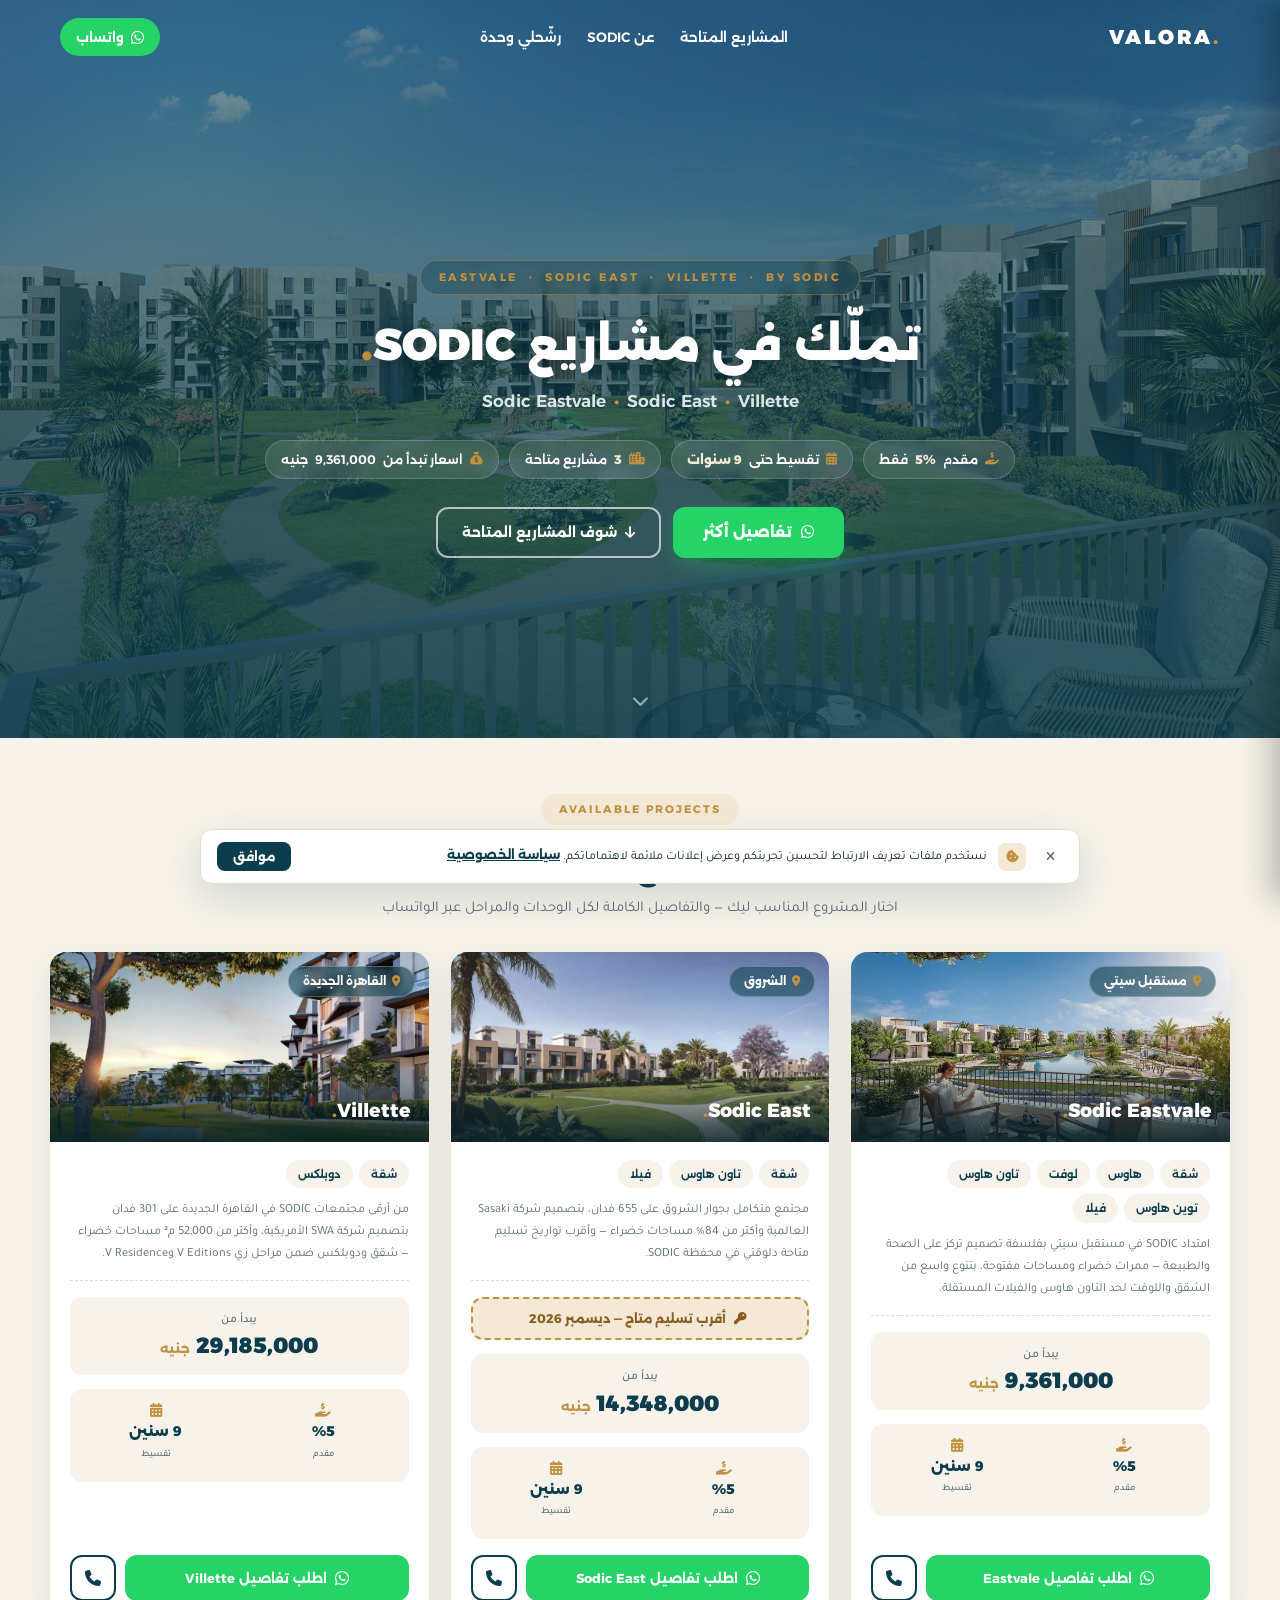
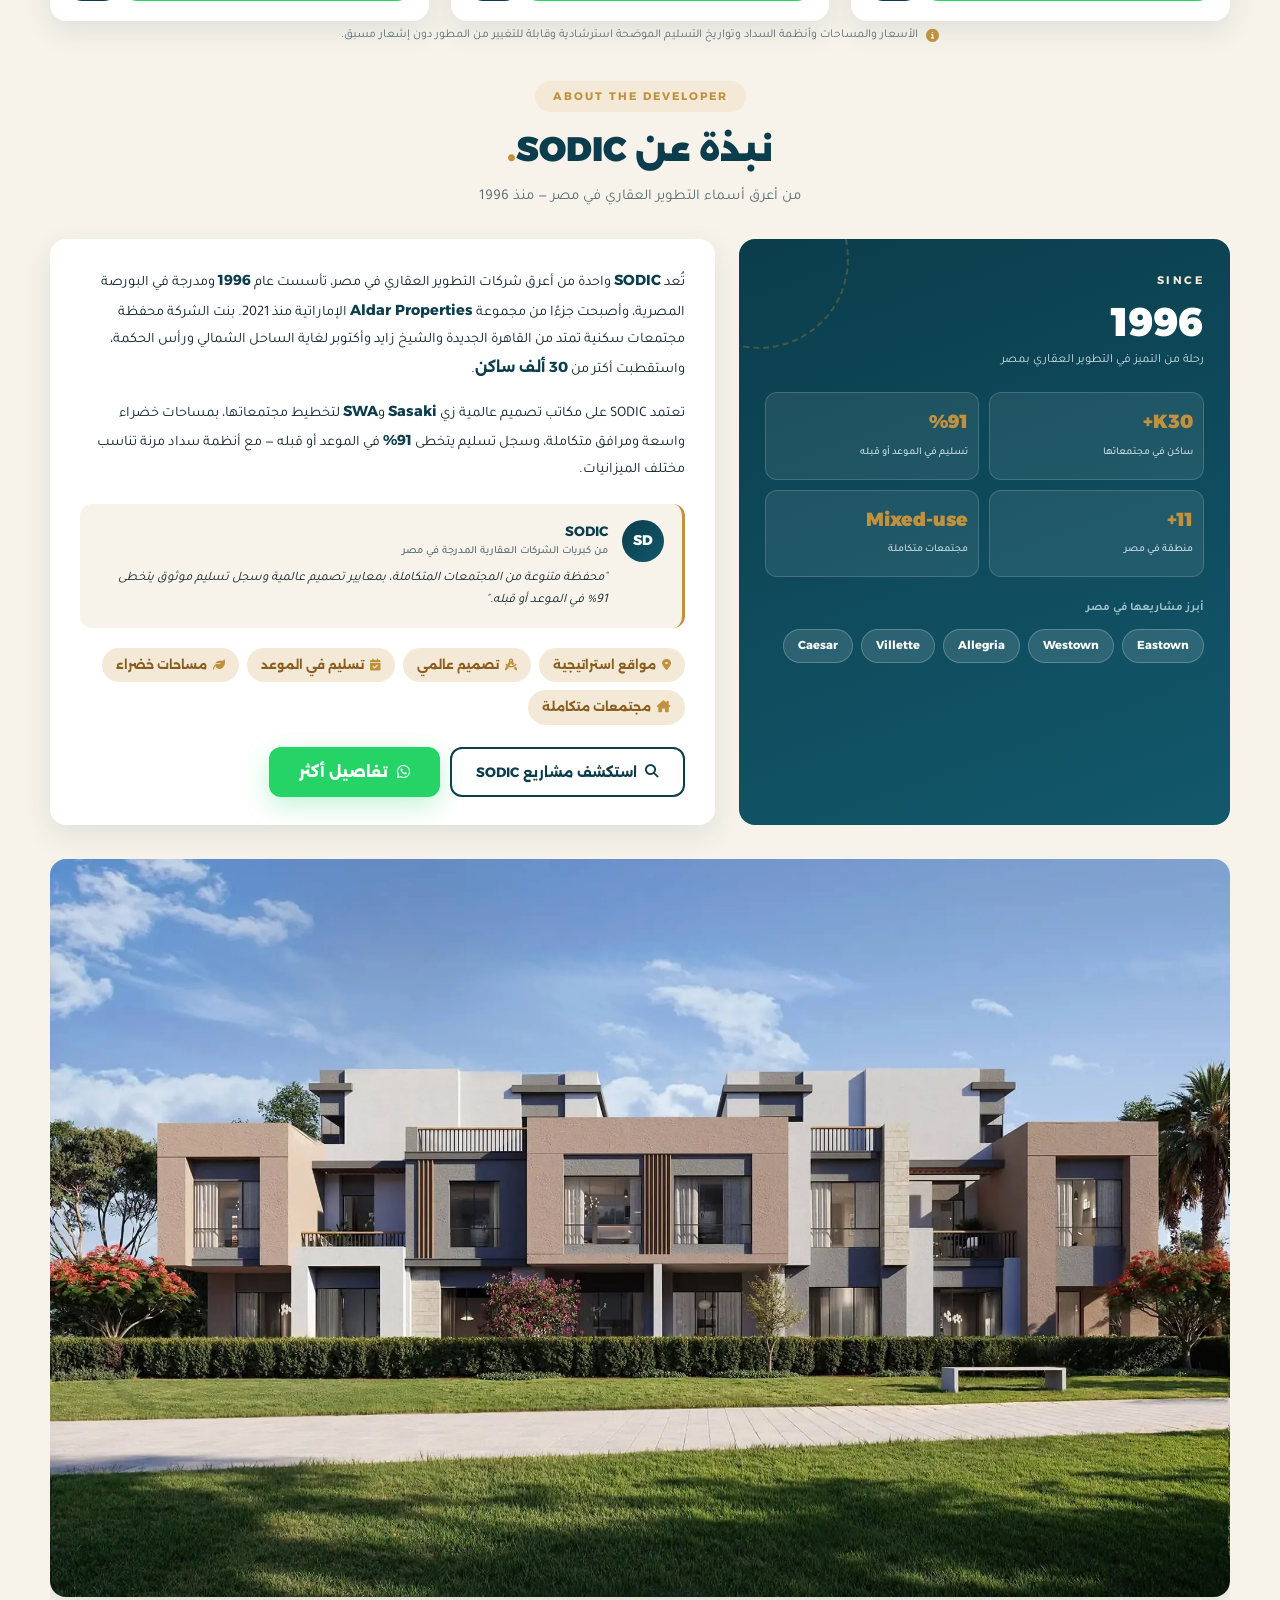
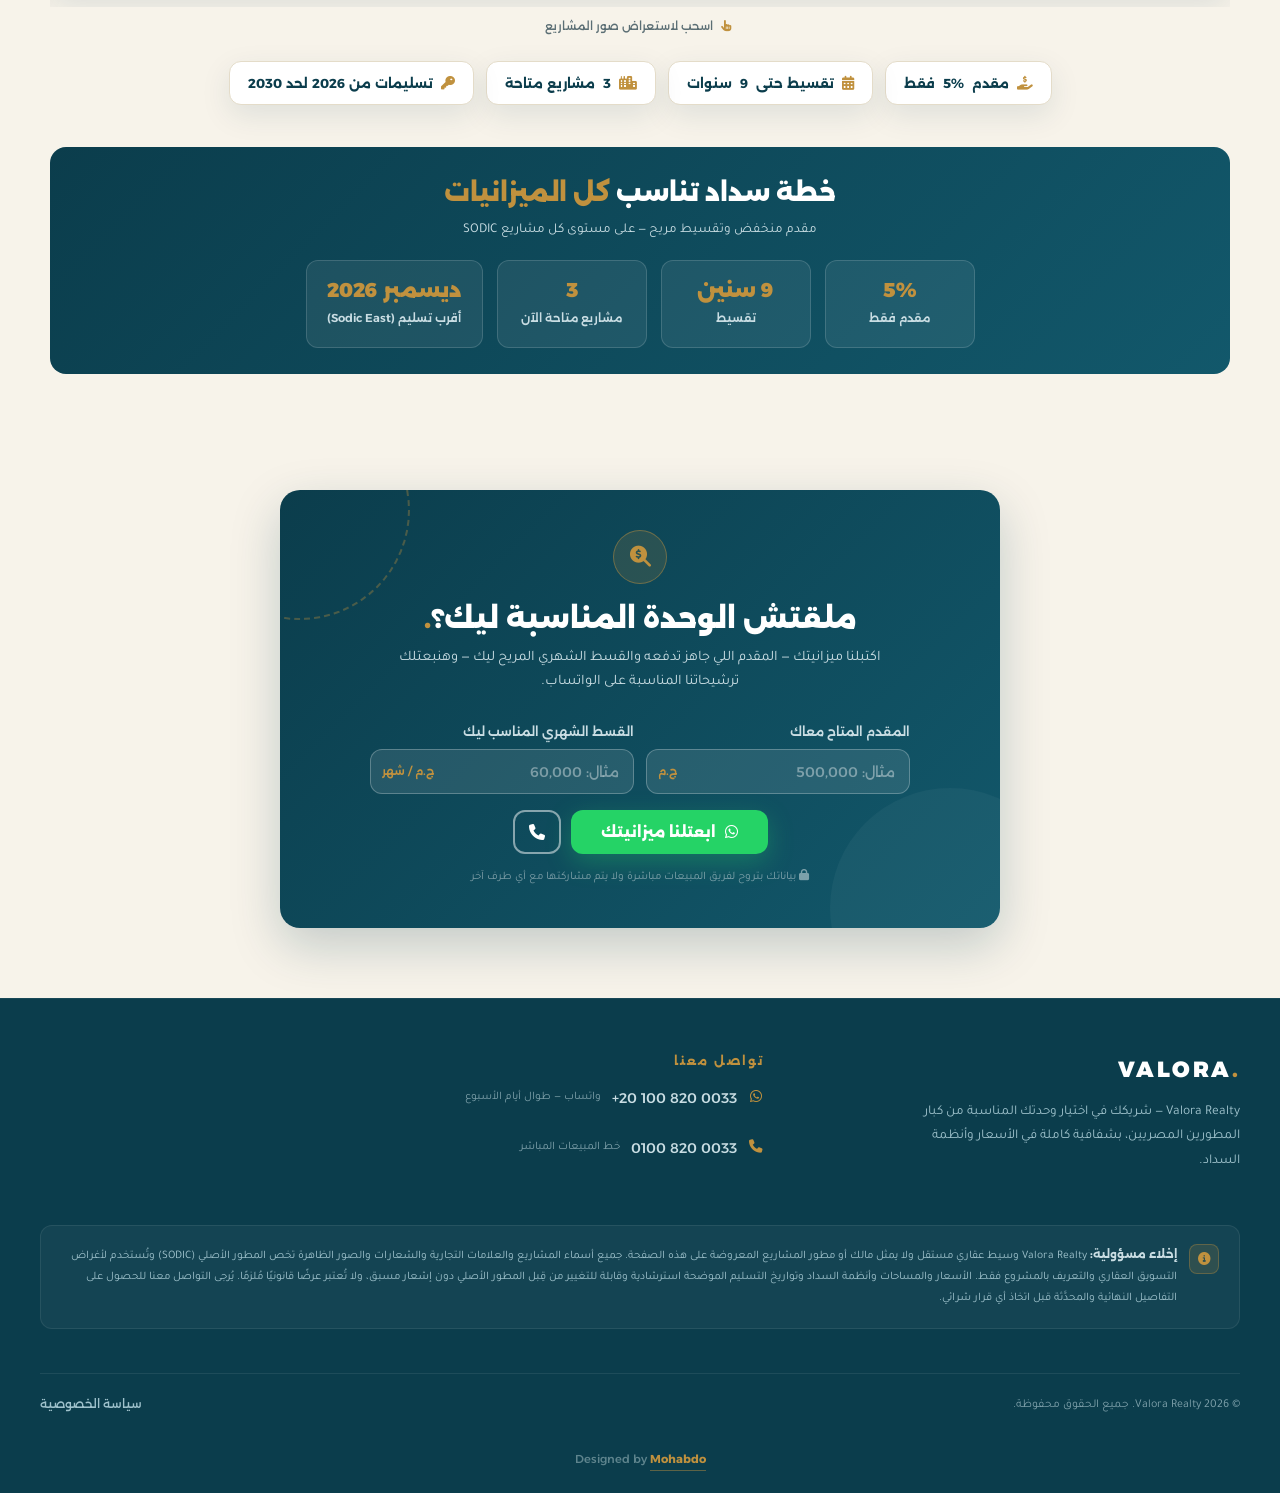
<file: project-sodic.html>
<!DOCTYPE html>
<html lang="ar" dir="rtl">
<head>
<!-- Google Tag Manager -->
<script>(function(w,d,s,l,i){w[l]=w[l]||[];w[l].push({'gtm.start':
new Date().getTime(),event:'gtm.js'});var f=d.getElementsByTagName(s)[0],
j=d.createElement(s),dl=l!='dataLayer'?'&l='+l:'';j.async=true;j.src=
'https://www.googletagmanager.com/gtm.js?id='+i+dl;f.parentNode.insertBefore(j,f);
})(window,document,'script','dataLayer','GTM-KPP35RG5');</script>
<!-- End Google Tag Manager -->
<meta charset="UTF-8">
<meta name="viewport" content="width=device-width, initial-scale=1">
<title>مشاريع SODIC — Eastvale, Sodic East & Villette | Valora Realty</title>
<meta name="description" content="تملّك في مشاريع SODIC — Sodic Eastvale وSodic East وVillette، مقدم 5%، تقسيط حتى 9 سنوات.">

<!-- Open Graph / social share preview -->
<meta property="og:type" content="website">
<meta property="og:locale" content="ar_EG">
<meta property="og:site_name" content="Valora Realty">
<meta property="og:title" content="مشاريع SODIC — Eastvale, Sodic East & Villette | Valora Realty">
<meta property="og:description" content="تملّك في مشاريع SODIC — Sodic Eastvale وSodic East وVillette، مقدم 5%، تقسيط حتى 9 سنوات.">
<meta property="og:image" content="assets/img/SODIC/se_oak_1.jpg">
<!-- og:url: add the page's live absolute URL once the production domain is known -->
<meta name="twitter:card" content="summary_large_image">
<meta name="twitter:title" content="مشاريع SODIC — Eastvale, Sodic East & Villette | Valora Realty">
<meta name="twitter:description" content="تملّك في مشاريع SODIC — Sodic Eastvale وSodic East وVillette، مقدم 5%، تقسيط حتى 9 سنوات.">
<meta name="twitter:image" content="assets/img/SODIC/se_oak_1.jpg">

<link rel="preconnect" href="https://fonts.googleapis.com">
<link rel="preconnect" href="https://fonts.gstatic.com" crossorigin>
<link href="https://fonts.googleapis.com/css2?family=Alexandria:wght@500;700;800;900&family=Tajawal:wght@400;500;700&display=swap" rel="stylesheet">
<link rel="stylesheet" href="https://cdnjs.cloudflare.com/ajax/libs/font-awesome/6.5.2/css/all.min.css">
<link rel="stylesheet" href="css/style.css?v=202609121335">
<link rel="stylesheet" href="css/project.css?v=202609121335">
</head>
<body>
<!-- Google Tag Manager (noscript) -->
<noscript><iframe src="https://www.googletagmanager.com/ns.html?id=GTM-KPP35RG5"
height="0" width="0" style="display:none;visibility:hidden"></iframe></noscript>
<!-- End Google Tag Manager (noscript) -->

<header class="vlr-nav-shell vlr-nav-solid" id="vlrNav">
  <div class="vlr-nav-inner">
    <a href="/" class="vlr-logo">VALORA<span class="vlr-dot">.</span></a>
    <nav class="vlr-nav-links">
      <a href="#projects">المشاريع المتاحة</a>
      <a href="#about">عن SODIC</a>
      <a href="#vlrMatch">رشّحلي وحدة</a>
    </nav>
    <div class="vlr-nav-right">
      <a class="vlr-nav-wa" href="https://wa.me/201008200033?text=Hello%20Valora%20Realty%2C%20I%27m%20interested%20in%20SODIC%20Projects%20Prices" target="_blank" rel="noopener">
        <i class="fa-brands fa-whatsapp"></i> <span>واتساب</span>
      </a>
      <button class="vlr-hamburger" id="vlrHam" aria-label="فتح القائمة"><i class="fa-solid fa-bars"></i></button>
    </div>
  </div>
</header>

<div class="vlr-mobile-overlay" id="vlrOverlay"></div>
<aside class="vlr-mobile-menu" id="vlrMobile">
  <button class="vlr-mobile-close" id="vlrClose" aria-label="إغلاق القائمة"><i class="fa-solid fa-xmark"></i></button>
  <a href="#projects">المشاريع المتاحة</a>
  <a href="#about">عن SODIC</a>
  <a href="#vlrMatch">رشّحلي وحدة</a>
  <a class="vlr-nav-wa" style="justify-content:center;padding:14px 18px" href="https://wa.me/201008200033?text=Hello%20Valora%20Realty%2C%20I%27m%20interested%20in%20SODIC%20Projects%20Prices" target="_blank" rel="noopener">
    <i class="fa-brands fa-whatsapp"></i> <span>كلمنا واتساب</span>
  </a>
</aside>

<section class="vlrs-hero" style="background-color:#0B3D4C;background-image:linear-gradient(180deg,rgba(11,61,76,.55) 0%,rgba(11,61,76,.85) 100%),url('assets/img/SODIC/se_oak_1.jpg')">
  <div class="vlrs-hero-inner">
    <span class="vlrs-hero-eyebrow">EASTVALE &nbsp;·&nbsp; SODIC EAST &nbsp;·&nbsp; VILLETTE &nbsp;·&nbsp; BY SODIC</span>
    <h1>تملّك في مشاريع <bdi>SODIC</bdi><span class="vlrs-dot">.</span></h1>
    <p class="vlrs-hero-sub">Sodic Eastvale<span class="vlrs-sep">•</span>Sodic East<span class="vlrs-sep">•</span>Villette</p>
    <div class="vlrs-hero-points">
      <div><i class="fa-solid fa-hand-holding-dollar"></i> مقدم <b>5%</b> فقط</div>
      <div><i class="fa-solid fa-calendar-days"></i> تقسيط حتى <b><bdi>9</bdi> سنوات</b></div>
      <div><i class="fa-solid fa-city"></i> <b><bdi>3</bdi></b> مشاريع متاحة</div>
      <div><i class="fa-solid fa-sack-dollar"></i> اسعار تبدأ من <bdi>9,361,000</bdi> جنيه</div>
    </div>
    <div class="vlrs-hero-actions">
      <a class="vlrs-hero-wa vlr-btn-wa" href="https://wa.me/201008200033?text=I%27m%20interested%20in%20SODIC%20Projects" target="_blank" rel="noopener">
        <i class="fa-brands fa-whatsapp"></i> تفاصيل أكثر
      </a>
      <a class="vlrs-hero-ghost" href="#projects"><i class="fa-solid fa-arrow-down"></i> شوف المشاريع المتاحة</a>
    </div>
  </div>
  <div class="vlrs-hero-cue"><i class="fa-solid fa-chevron-down"></i></div>
</section>

<section class="vlrs-content" id="prices">
  <div class="vlrs-container">

    <div class="vlrs-head" id="projects">
      <span class="vlrs-eyebrow">AVAILABLE PROJECTS</span>
      <h2 class="vlrs-title">المشاريع المتاحة<span class="vlrs-dot">.</span></h2>
      <p class="vlrs-sub">اختار المشروع المناسب ليك — والتفاصيل الكاملة لكل الوحدات والمراحل عبر الواتساب</p>
    </div>

    <div class="vlrs-pgrid">

      <div class="vlrs-pcard">
        <div class="vlrs-pcard-media" style="background-image:url('assets/img/SODIC/ev_2.webp')">
          <span class="vlrs-pcard-tag"><i class="fa-solid fa-location-dot"></i> مستقبل سيتي</span>
          <div class="vlrs-pcard-fade"><h3>Sodic Eastvale<span class="vlrs-dot">.</span></h3></div>
        </div>
        <div class="vlrs-pcard-body">
          <div class="vlrs-pcard-types">
            <span>شقة</span><span>هاوس</span><span>لوفت</span><span>تاون هاوس</span><span>توين هاوس</span><span>فيلا</span>
          </div>
          <p class="vlrs-pcard-desc">امتداد SODIC في مستقبل سيتي بفلسفة تصميم تركز على الصحة والطبيعة — ممرات خضراء ومساحات مفتوحة، بتنوع واسع من الشقق واللوفت لحد التاون هاوس والفيلات المستقلة.</p>
          <div class="vlrs-price">
            <small>يبدأ من</small>
            <strong><bdi>9,361,000</bdi> <span>جنيه</span></strong>
          </div>
          <div class="vlrs-pcard-stats vlrs-cols-2">
            <div class="vlrs-pcard-stat"><i class="fa-solid fa-hand-holding-dollar"></i><b><bdi>5</bdi>%</b><small>مقدم</small></div>
            <div class="vlrs-pcard-stat"><i class="fa-solid fa-calendar-days"></i><b><bdi>9</bdi> سنين</b><small>تقسيط</small></div>
          </div>
          <div class="vlrs-actions">
            <a class="vlrs-wa-btn" href="https://wa.me/201008200033?text=I%27m%20interested%20in%20SODIC%20Eastvale%20prices%20and%20payment%20plans" target="_blank" rel="noopener">
              <i class="fa-brands fa-whatsapp"></i> اطلب تفاصيل Eastvale
            </a>
            <a class="vlrs-call-btn" href="tel:01008200033" aria-label="اتصل الآن"><i class="fa-solid fa-phone"></i></a>
          </div>
        </div>
      </div>

      <div class="vlrs-pcard">
        <div class="vlrs-pcard-media" style="background-image:url('assets/img/SODIC/se_2.webp')">
          <span class="vlrs-pcard-tag"><i class="fa-solid fa-location-dot"></i> الشروق</span>
          <div class="vlrs-pcard-fade"><h3>Sodic East<span class="vlrs-dot">.</span></h3></div>
        </div>
        <div class="vlrs-pcard-body">
          <div class="vlrs-pcard-types">
            <span>شقة</span><span>تاون هاوس</span><span>فيلا</span>
          </div>
          <p class="vlrs-pcard-desc">مجتمع متكامل بجوار الشروق على 655 فدان، بتصميم شركة Sasaki العالمية وأكتر من 84% مساحات خضراء — وأقرب تواريخ تسليم متاحة دلوقتي في محفظة SODIC.</p>
          <div class="vlrs-hook"><i class="fa-solid fa-key"></i> أقرب تسليم متاح — ديسمبر 2026</div>
          <div class="vlrs-price">
            <small>يبدأ من</small>
            <strong><bdi>14,348,000</bdi> <span>جنيه</span></strong>
          </div>
          <div class="vlrs-pcard-stats vlrs-cols-2">
            <div class="vlrs-pcard-stat"><i class="fa-solid fa-hand-holding-dollar"></i><b><bdi>5</bdi>%</b><small>مقدم</small></div>
            <div class="vlrs-pcard-stat"><i class="fa-solid fa-calendar-days"></i><b><bdi>9</bdi> سنين</b><small>تقسيط</small></div>
          </div>
          <div class="vlrs-actions">
            <a class="vlrs-wa-btn" href="https://wa.me/201008200033?text=I%27m%20interested%20in%20SODIC%20East%20prices%20and%20payment%20plans" target="_blank" rel="noopener">
              <i class="fa-brands fa-whatsapp"></i> اطلب تفاصيل Sodic East
            </a>
            <a class="vlrs-call-btn" href="tel:01008200033" aria-label="اتصل الآن"><i class="fa-solid fa-phone"></i></a>
          </div>
        </div>
      </div>

      <div class="vlrs-pcard">
        <div class="vlrs-pcard-media" style="background-image:url('assets/img/SODIC/villette_1.avif')">
          <span class="vlrs-pcard-tag"><i class="fa-solid fa-location-dot"></i> القاهرة الجديدة</span>
          <div class="vlrs-pcard-fade"><h3>Villette<span class="vlrs-dot">.</span></h3></div>
        </div>
        <div class="vlrs-pcard-body">
          <div class="vlrs-pcard-types">
            <span>شقة</span><span>دوبلكس</span>
          </div>
          <p class="vlrs-pcard-desc">من أرقى مجتمعات SODIC في القاهرة الجديدة على 301 فدان بتصميم شركة SWA الأمريكية، وأكتر من 52,000 م² مساحات خضراء — شقق ودوبلكس ضمن مراحل زي V Editions وV Residence.</p>
          <div class="vlrs-price">
            <small>يبدأ من</small>
            <strong><bdi>29,185,000</bdi> <span>جنيه</span></strong>
          </div>
          <div class="vlrs-pcard-stats vlrs-cols-2">
            <div class="vlrs-pcard-stat"><i class="fa-solid fa-hand-holding-dollar"></i><b><bdi>5</bdi>%</b><small>مقدم</small></div>
            <div class="vlrs-pcard-stat"><i class="fa-solid fa-calendar-days"></i><b><bdi>9</bdi> سنين</b><small>تقسيط</small></div>
          </div>
          <div class="vlrs-actions">
            <a class="vlrs-wa-btn" href="https://wa.me/201008200033?text=I%27m%20interested%20in%20Villette%20prices%20and%20payment%20plans" target="_blank" rel="noopener">
              <i class="fa-brands fa-whatsapp"></i> اطلب تفاصيل Villette
            </a>
            <a class="vlrs-call-btn" href="tel:01008200033" aria-label="اتصل الآن"><i class="fa-solid fa-phone"></i></a>
          </div>
        </div>
      </div>

    </div>

    <p class="vlrs-legal-hint"><i class="fa-solid fa-circle-info"></i> الأسعار والمساحات وأنظمة السداد وتواريخ التسليم الموضحة استرشادية وقابلة للتغيير من المطور دون إشعار مسبق.</p>

    <div class="vlrs-head" id="about">
      <span class="vlrs-eyebrow">ABOUT THE DEVELOPER</span>
      <h2 class="vlrs-title">نبذة عن <bdi>SODIC</bdi><span class="vlrs-dot">.</span></h2>
      <p class="vlrs-sub">من أعرق أسماء التطوير العقاري في مصر — منذ 1996</p>
    </div>

    <div class="vlrs-about">
      <div class="vlrs-about-card">
        <span class="vlrs-about-since">SINCE</span>
        <div class="vlrs-about-year"><bdi>1996</bdi></div>
        <p class="vlrs-about-year-sub">رحلة من التميز في التطوير العقاري بمصر</p>
        <div class="vlrs-about-stats">
          <div class="vlrs-about-stat"><b><bdi>30</bdi>K+</b><small>ساكن في مجتمعاتها</small></div>
          <div class="vlrs-about-stat"><b><bdi>91</bdi>%</b><small>تسليم في الموعد أو قبله</small></div>
          <div class="vlrs-about-stat"><b><bdi>11</bdi>+</b><small>منطقة في مصر</small></div>
          <div class="vlrs-about-stat"><b>Mixed-use</b><small>مجتمعات متكاملة</small></div>
        </div>
        <p class="vlrs-about-plabel">أبرز مشاريعها في مصر</p>
        <div class="vlrs-about-projects">
          <span>Eastown</span><span>Westown</span><span>Allegria</span><span>Villette</span><span>Caesar</span>
        </div>
      </div>

      <div class="vlrs-about-text">
        <p>تُعد <b>SODIC</b> واحدة من أعرق شركات التطوير العقاري في مصر، تأسست عام <b><bdi>1996</bdi></b> ومدرجة في البورصة المصرية، وأصبحت جزءًا من مجموعة <b>Aldar Properties</b> الإماراتية منذ 2021. بنت الشركة محفظة مجتمعات سكنية تمتد من القاهرة الجديدة والشيخ زايد وأكتوبر لغاية الساحل الشمالي ورأس الحكمة، واستقطبت أكتر من <b><bdi>30</bdi> ألف ساكن</b>.</p>
        <p>تعتمد SODIC على مكاتب تصميم عالمية زي <b>Sasaki</b> و<b>SWA</b> لتخطيط مجتمعاتها، بمساحات خضراء واسعة ومرافق متكاملة، وسجل تسليم يتخطى <b><bdi>91</bdi>%</b> في الموعد أو قبله — مع أنظمة سداد مرنة تناسب مختلف الميزانيات.</p>

        <div class="vlrs-about-quote">
          <div class="vlrs-about-quote-avatar">SD</div>
          <div class="vlrs-about-quote-body">
            <b>SODIC</b>
            <span>من كبريات الشركات العقارية المدرجة في مصر</span>
            <p>"محفظة متنوعة من المجتمعات المتكاملة، بمعايير تصميم عالمية وسجل تسليم موثوق يتخطى 91% في الموعد أو قبله."</p>
          </div>
        </div>

        <div class="vlrs-about-pills">
          <span><i class="fa-solid fa-location-dot"></i> مواقع استراتيجية</span>
          <span><i class="fa-solid fa-drafting-compass"></i> تصميم عالمي</span>
          <span><i class="fa-solid fa-calendar-check"></i> تسليم في الموعد</span>
          <span><i class="fa-solid fa-leaf"></i> مساحات خضراء</span>
          <span><i class="fa-solid fa-house-chimney"></i> مجتمعات متكاملة</span>
        </div>

        <div class="vlrs-about-actions">
          <a class="vlrs-btn-outline" href="#projects"><i class="fa-solid fa-magnifying-glass"></i> استكشف مشاريع SODIC</a>
          <a class="vlr-btn-wa" href="https://wa.me/201008200033?text=I%27m%20interested%20in%20SODIC%20Projects" target="_blank" rel="noopener">
            <i class="fa-brands fa-whatsapp"></i> تفاصيل أكثر
          </a>
        </div>
      </div>
    </div>

    <div class="vlrs-gallery">
      <div class="vlrs-gal-track" id="vlrsGalTrack">
        <img decoding="async" src="assets/img/SODIC/se_hazel_1.webp" alt="حي Hazel — Sodic East" loading="lazy">
        <img decoding="async" src="assets/img/SODIC/se_meadows_2.jpg" alt="فيلا بحمام سباحة — Sodic East" loading="lazy">
        <img decoding="async" src="assets/img/SODIC/se_amberwood_2.jpg" alt="تصميم داخلي فاخر — Sodic East" loading="lazy">
        <img decoding="async" src="assets/img/SODIC/se_oak_2.jpg" alt="حي Oak — Sodic East" loading="lazy">
        <img decoding="async" src="assets/img/SODIC/se_amberwood_1.webp" alt="حي Amberwood — Sodic East" loading="lazy">
        <img decoding="async" src="assets/img/SODIC/villette_2.avif" alt="حمام سباحة — Villette" loading="lazy">
      </div>
    </div>
    <div class="vlrs-gal-hint"><i class="fa-solid fa-hand-pointer"></i> اسحب لاستعراض صور المشاريع</div>

    <div class="vlrs-strip">
      <div><i class="fa-solid fa-hand-holding-dollar"></i> مقدم <bdi>5%</bdi> فقط</div>
      <div><i class="fa-solid fa-calendar-days"></i> تقسيط حتى <bdi>9</bdi> سنوات</div>
      <div><i class="fa-solid fa-city"></i> <bdi>3</bdi> مشاريع متاحة</div>
      <div><i class="fa-solid fa-key"></i> تسليمات من 2026 لحد 2030</div>
    </div>

    <div class="vlrs-delivery">
      <h3>خطة سداد تناسب <span>كل الميزانيات</span></h3>
      <p>مقدم منخفض وتقسيط مريح — على مستوى كل مشاريع SODIC</p>
      <div class="vlrs-delivery-grid">
        <div><b><bdi>5%</bdi></b><small>مقدم فقط</small></div>
        <div><b><bdi>9</bdi> سنين</b><small>تقسيط</small></div>
        <div><b><bdi>3</bdi></b><small>مشاريع متاحة الآن</small></div>
        <div><b>ديسمبر <bdi>2026</bdi></b><small>أقرب تسليم (Sodic East)</small></div>
      </div>
    </div>

  </div>
</section>

<section class="vlr-match" id="vlrMatch" data-wa-number="201008200033" data-project-name="SODIC Projects (Eastvale, Sodic East &amp; Villette)">
  <div class="vlr-match-card">
    <div class="vlr-match-icon"><i class="fa-solid fa-magnifying-glass-dollar"></i></div>
    <h2>ملقتش الوحدة المناسبة ليك؟<span class="vlr-dot">.</span></h2>
    <p class="vlr-match-sub">اكتبلنا ميزانيتك — المقدم اللي جاهز تدفعه والقسط الشهري المريح ليك — وهنبعتلك ترشيحاتنا المناسبة على الواتساب.</p>
    <div class="vlr-match-fields">
      <div class="vlr-field">
        <label for="vlrDown">المقدم المتاح معاك</label>
        <div class="vlr-input-wrap">
          <input type="text" id="vlrDown" inputmode="numeric" placeholder="مثال: 500,000">
          <span class="vlr-unit">ج.م</span>
        </div>
      </div>
      <div class="vlr-field">
        <label for="vlrMonthly">القسط الشهري المناسب ليك</label>
        <div class="vlr-input-wrap">
          <input type="text" id="vlrMonthly" inputmode="numeric" placeholder="مثال: 60,000">
          <span class="vlr-unit">ج.م / شهر</span>
        </div>
      </div>
    </div>
    <p class="vlr-match-error" id="vlrMatchError" hidden>من فضلك اكتب المقدم والقسط الشهري الأول عشان نقدر نرشحلك صح</p>
    <div class="vlr-match-actions">
      <button type="button" class="vlr-match-wa" id="vlrMatchBtn"><i class="fa-brands fa-whatsapp"></i> ابعتلنا ميزانيتك</button>
      <a class="vlr-match-call" href="tel:01008200033" aria-label="اتصل الآن"><i class="fa-solid fa-phone"></i></a>
    </div>
    <p class="vlr-match-privacy"><i class="fa-solid fa-lock"></i> بياناتك بتروح لفريق المبيعات مباشرة ولا يتم مشاركتها مع أي طرف آخر</p>
  </div>
</section>

<footer class="vlr-footer">
  <div class="vlr-footer-inner">
    <div class="vlr-foot-col vlr-foot-brand">
      <a href="/" class="vlr-logo">VALORA<span class="vlr-dot">.</span></a>
      <p class="vlr-foot-desc">Valora Realty — شريكك في اختيار وحدتك المناسبة من كبار المطورين المصريين، بشفافية كاملة في الأسعار وأنظمة السداد.</p>
    </div>
    <div class="vlr-foot-col vlr-foot-contact">
      <h4>تواصل معنا</h4>
      <div>
        <i class="fa-brands fa-whatsapp"></i>
        <div>
          <a href="https://wa.me/201008200033" target="_blank" rel="noopener">+20 100 820 0033</a>
          <small>واتساب — طوال أيام الأسبوع</small>
        </div>
      </div>
      <div>
        <i class="fa-solid fa-phone"></i>
        <div>
          <a href="tel:01008200033">0100 820 0033</a>
          <small>خط المبيعات المباشر</small>
        </div>
      </div>
    </div>
  </div>

  <div class="vlr-disclaimer">
    <div class="vlr-disclaimer-icon"><i class="fa-solid fa-circle-info"></i></div>
    <div class="vlr-disclaimer-text">
      <b>إخلاء مسؤولية:</b>
      Valora Realty وسيط عقاري مستقل ولا يمثل مالك أو مطور المشاريع المعروضة على هذه الصفحة. جميع أسماء المشاريع والعلامات التجارية والشعارات والصور الظاهرة تخص المطور الأصلي (SODIC) وتُستخدم لأغراض التسويق العقاري والتعريف بالمشروع فقط. الأسعار والمساحات وأنظمة السداد وتواريخ التسليم الموضحة استرشادية وقابلة للتغيير من قِبل المطور الأصلي دون إشعار مسبق، ولا تُعتبر عرضًا قانونيًا مُلزمًا. يُرجى التواصل معنا للحصول على التفاصيل النهائية والمحدَّثة قبل اتخاذ أي قرار شرائي.
    </div>
  </div>

  <div class="vlr-footer-inner vlr-foot-bottom">
    <div>© 2026 Valora Realty. جميع الحقوق محفوظة.</div>
    <div><a href="/privacy-policy">سياسة الخصوصية</a></div>
  </div>
  <div class="vlr-foot-credit">Designed by <a href="https://mohabdo.com" target="_blank" rel="noopener">Mohabdo</a></div>
</footer>

<div class="vlr-cookies" id="vlrCookies" role="dialog" aria-live="polite">
  <button class="vlr-cookies-close" id="vlrCookiesClose" aria-label="إغلاق"><i class="fa-solid fa-xmark"></i></button>
  <div class="vlr-cookies-icon"><i class="fa-solid fa-cookie-bite"></i></div>
  <div class="vlr-cookies-text">نستخدم ملفات تعريف الارتباط لتحسين تجربتكم وعرض إعلانات ملائمة لاهتماماتكم. <a href="/privacy-policy">سياسة الخصوصية</a></div>
  <button class="vlr-cookies-accept" id="vlrCookiesAccept">موافق</button>
</div>

<script src="js/main.js?v=202609121335"></script>
<script src="js/project.js?v=202609121335"></script>
</body>
</html>
</file>
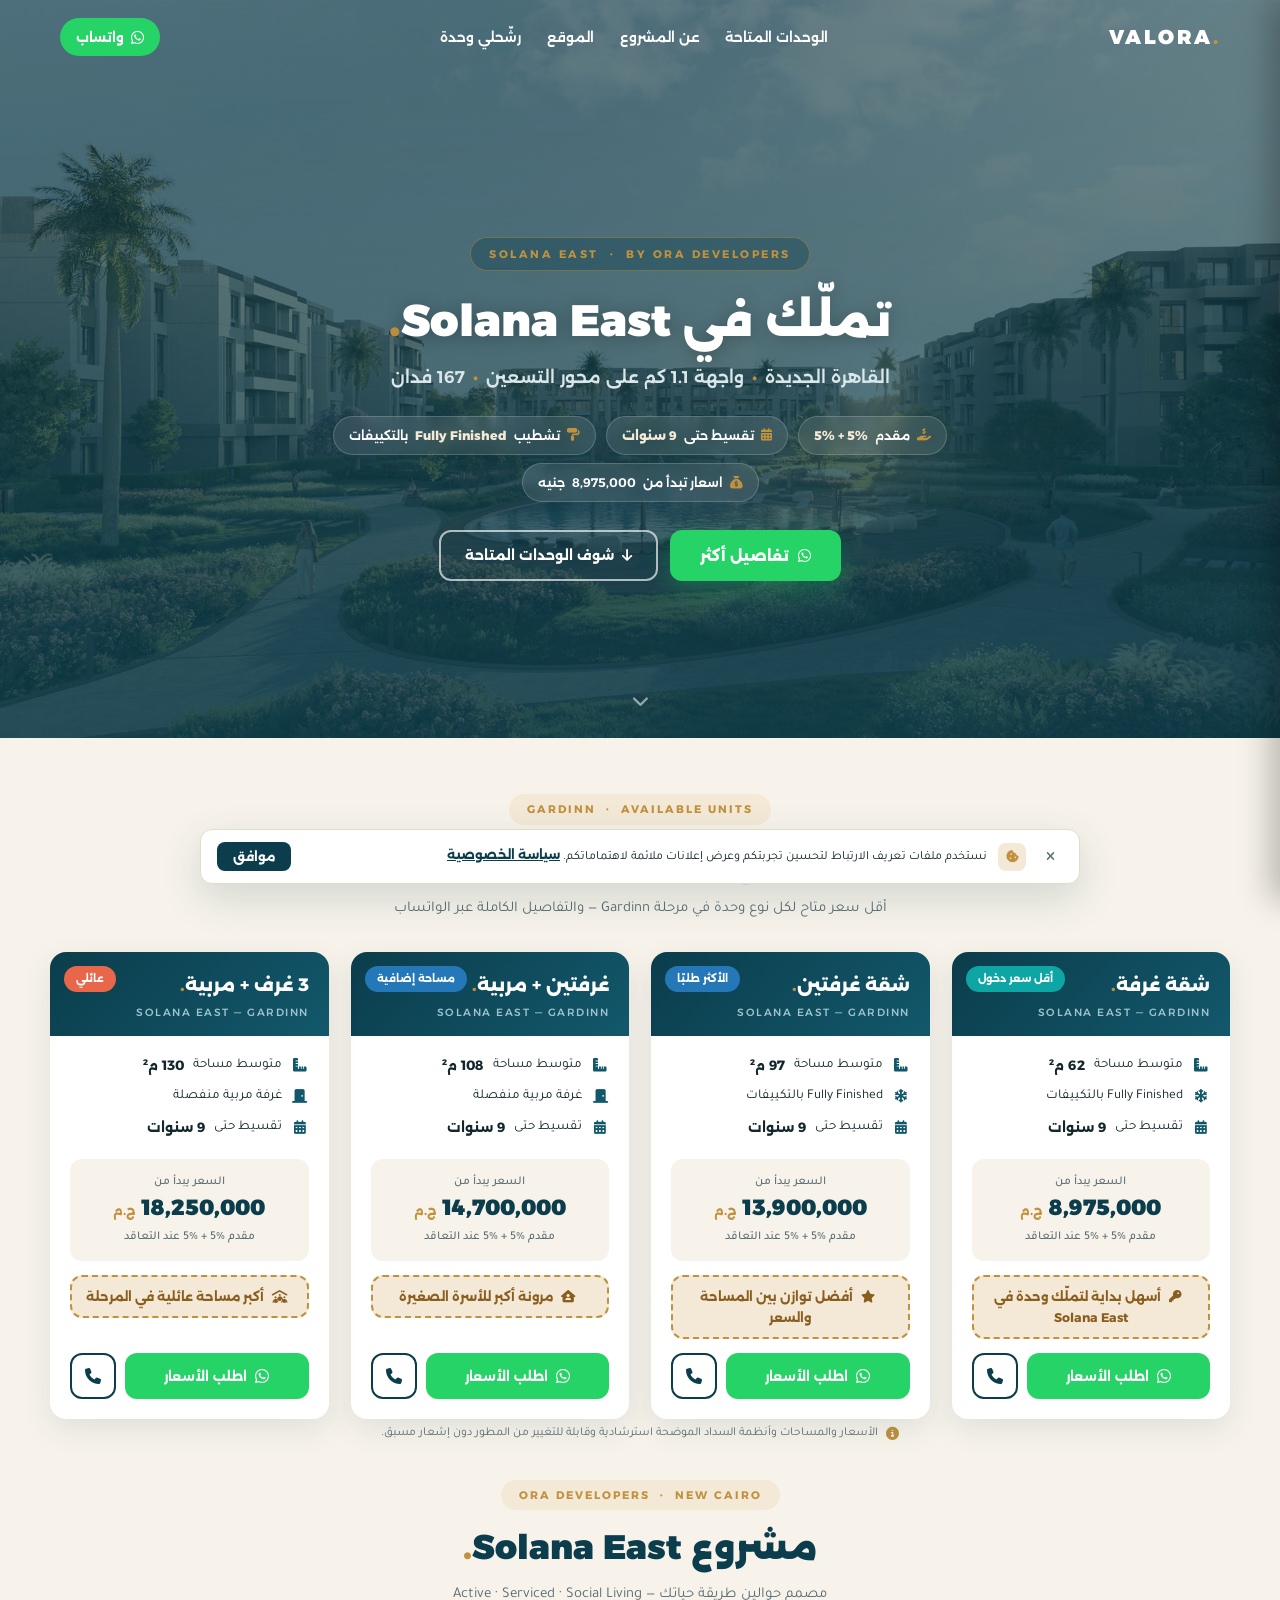
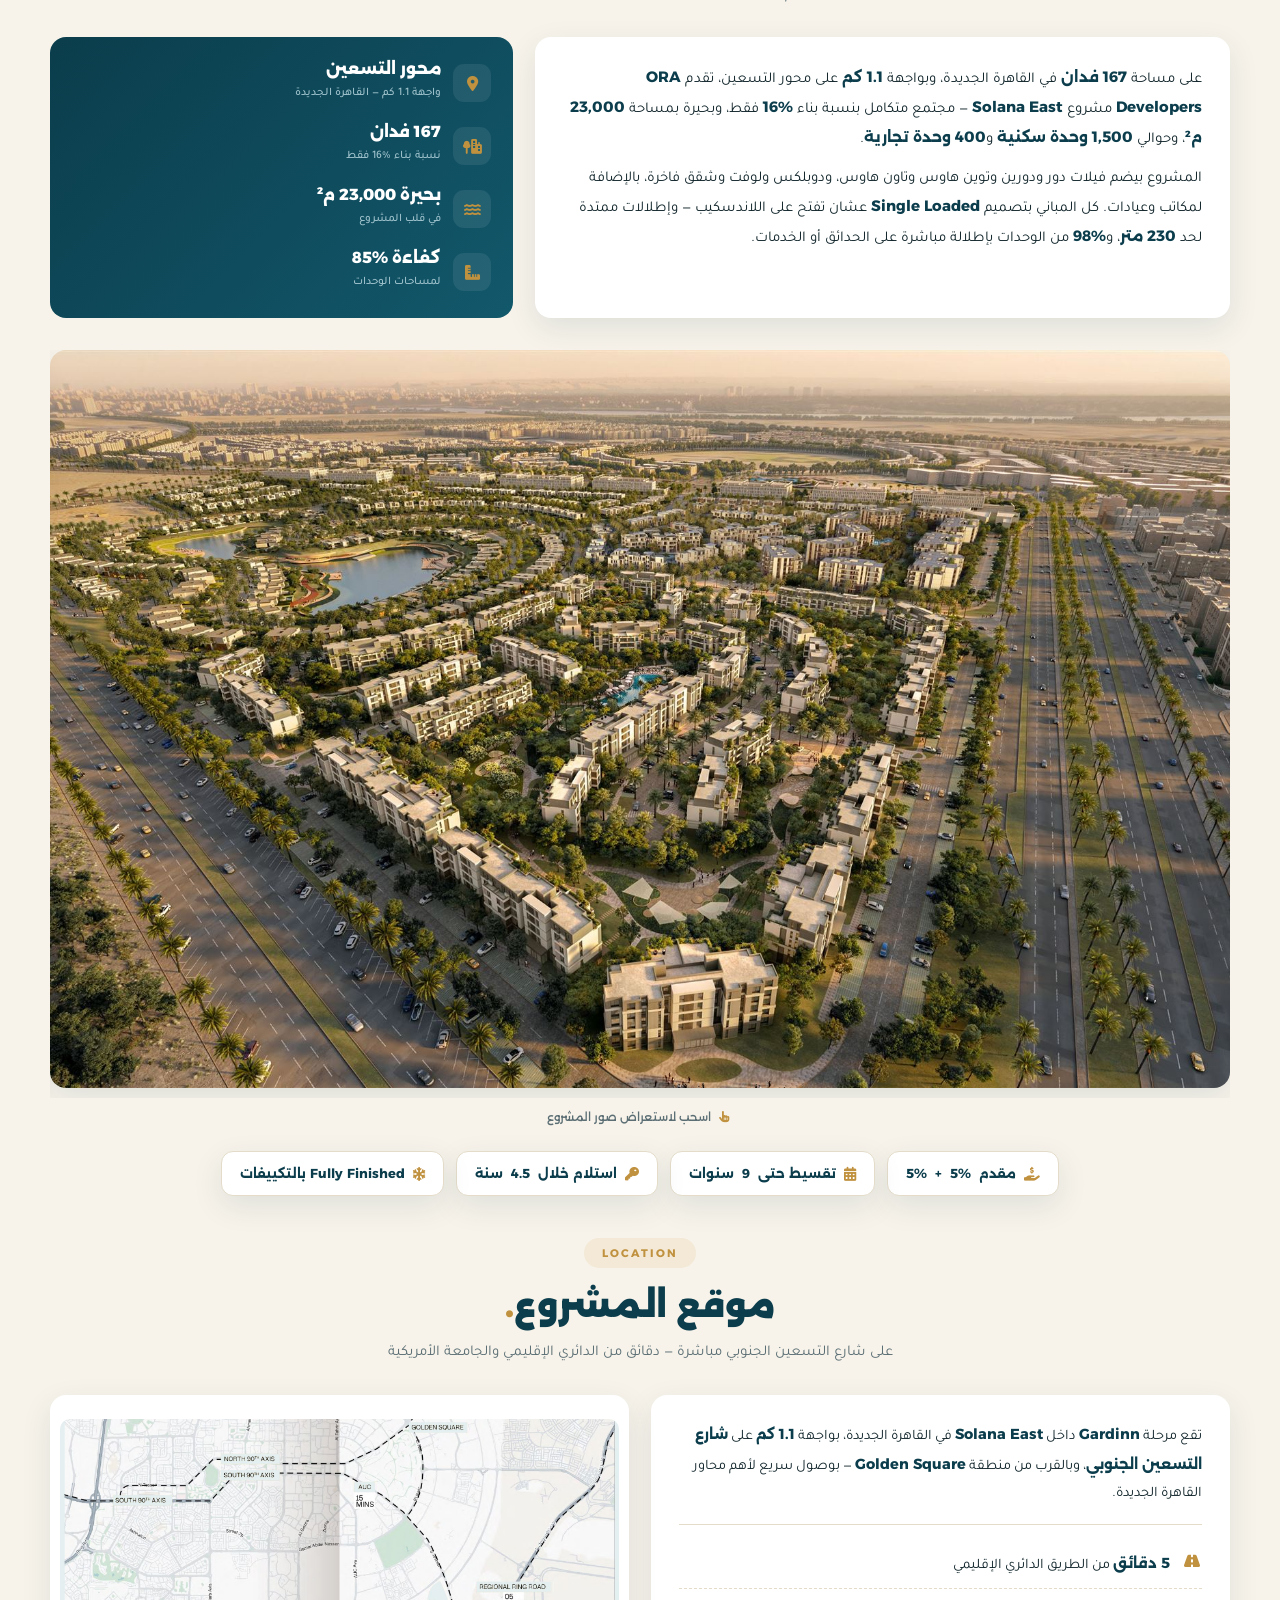
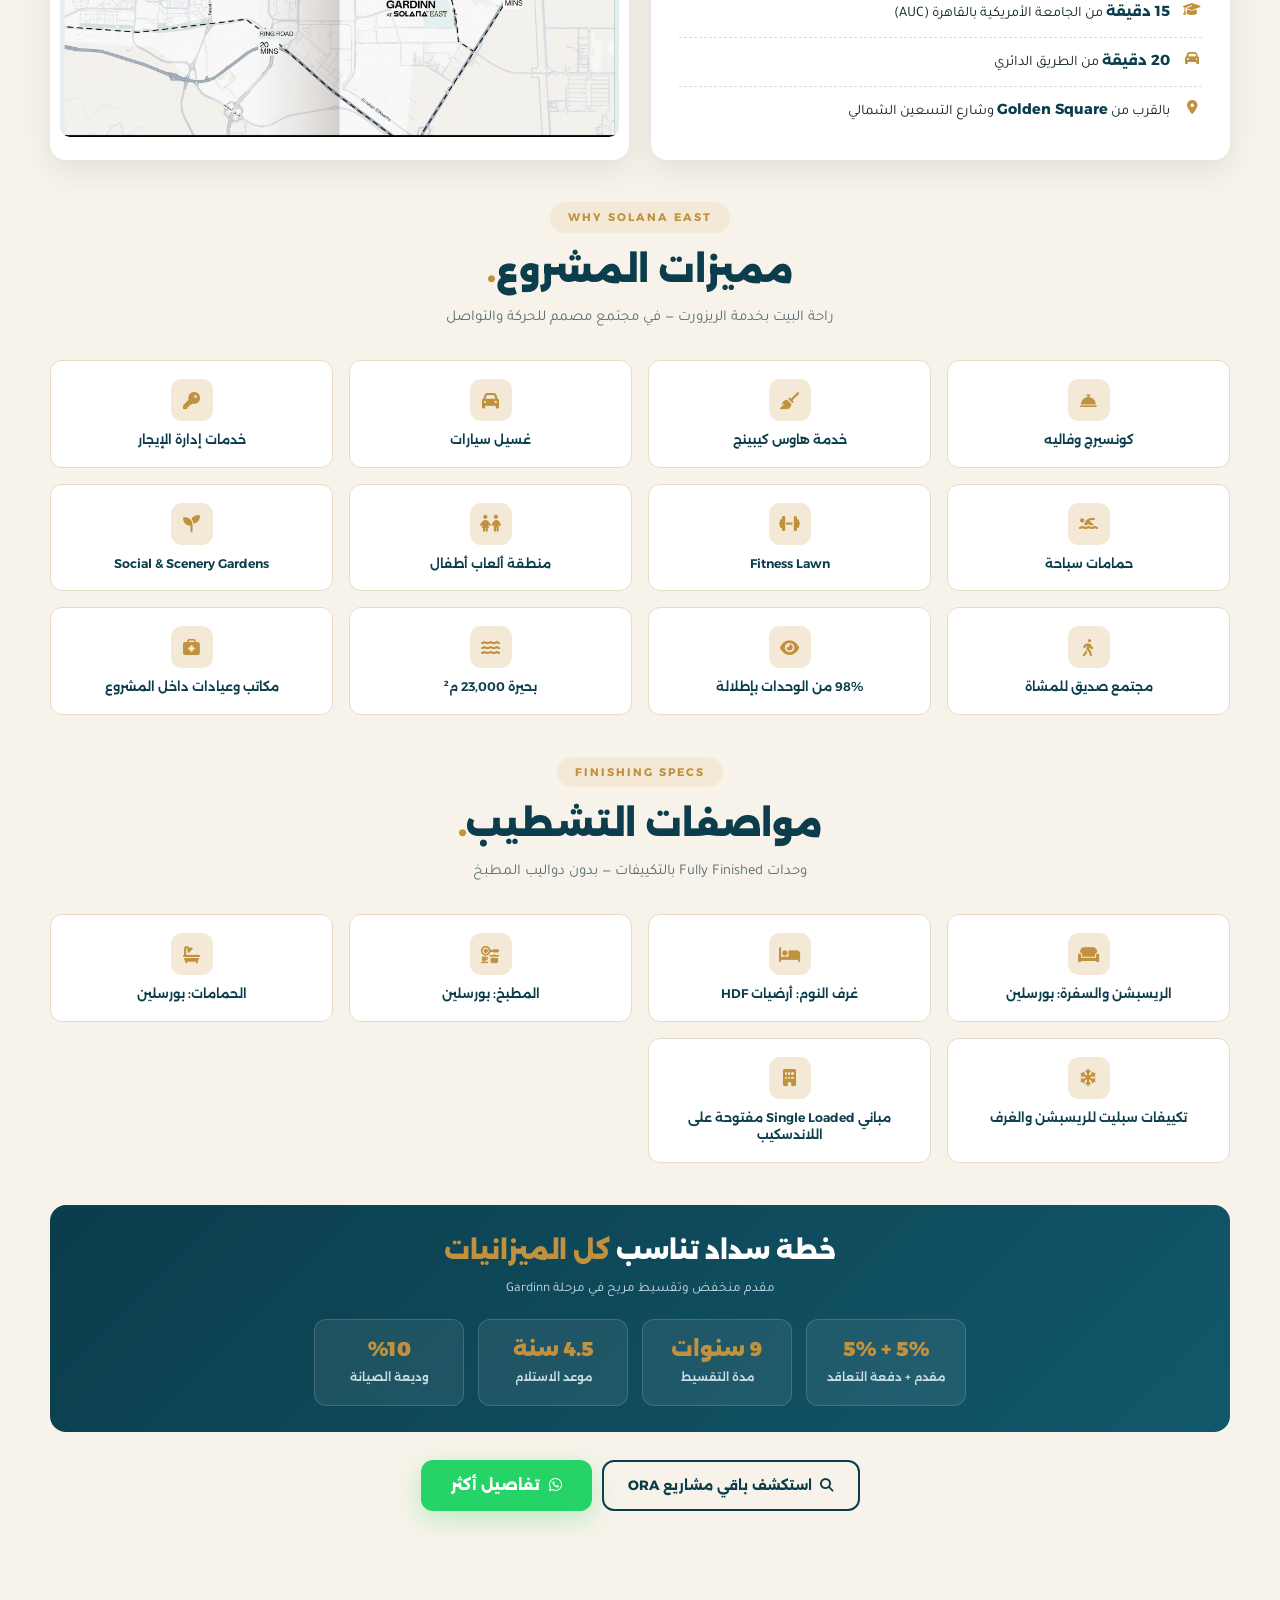
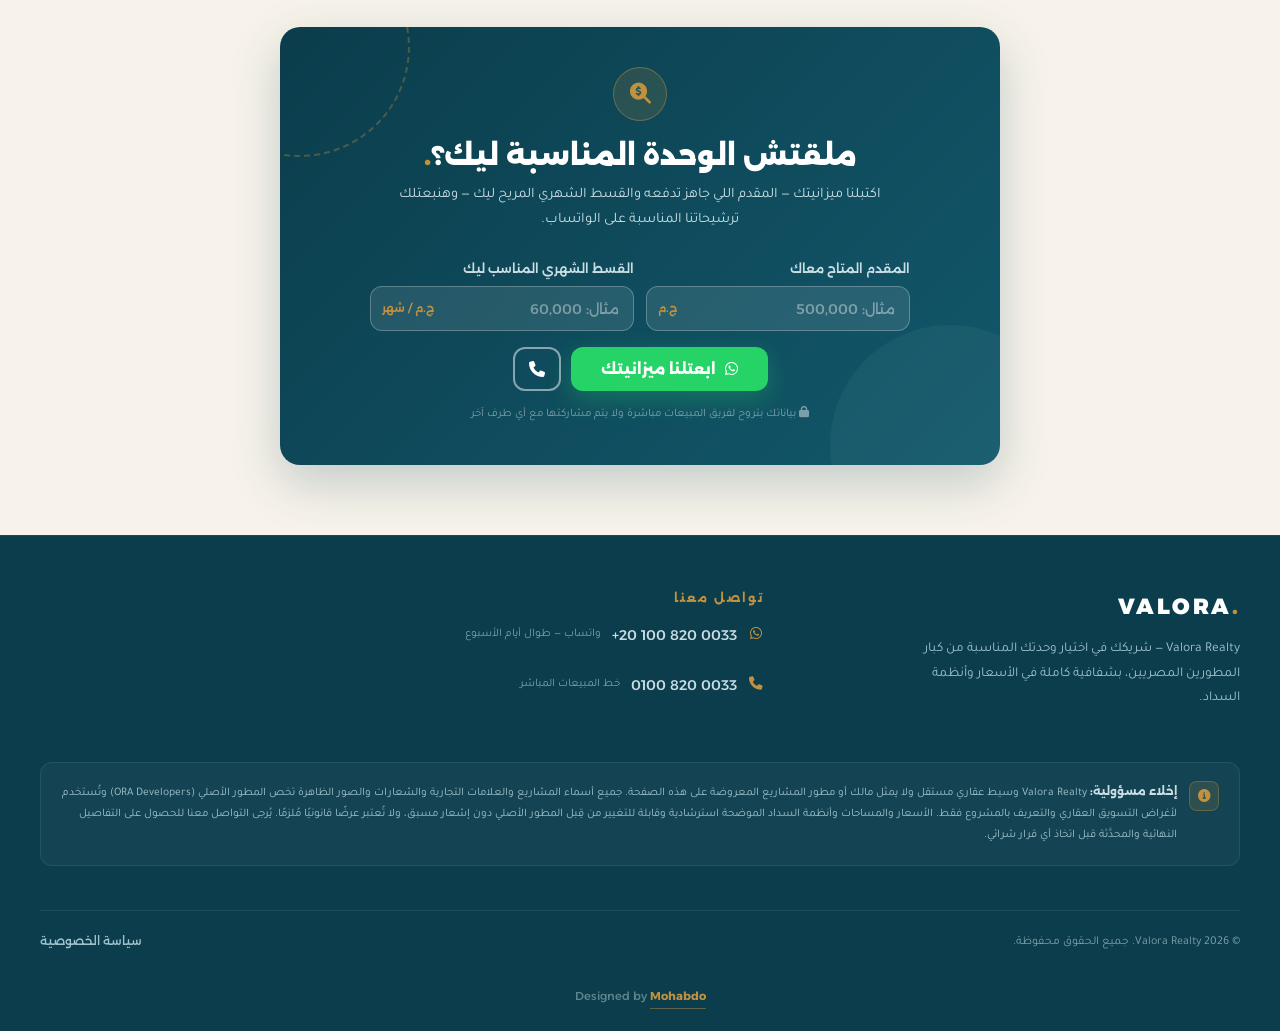
<file: project-solana-east.html>
<!DOCTYPE html>
<html lang="ar" dir="rtl">
<head>
<!-- Google Tag Manager -->
<script>(function(w,d,s,l,i){w[l]=w[l]||[];w[l].push({'gtm.start':
new Date().getTime(),event:'gtm.js'});var f=d.getElementsByTagName(s)[0],
j=d.createElement(s),dl=l!='dataLayer'?'&l='+l:'';j.async=true;j.src=
'https://www.googletagmanager.com/gtm.js?id='+i+dl;f.parentNode.insertBefore(j,f);
})(window,document,'script','dataLayer','GTM-KPP35RG5');</script>
<!-- End Google Tag Manager -->
<meta charset="UTF-8">
<meta name="viewport" content="width=device-width, initial-scale=1">
<title>Solana East — ORA Developers | Valora Realty</title>
<meta name="description" content="تملّك في Solana East من ORA Developers بالقاهرة الجديدة — شقق Fully Finished بتكييفات تبدأ من 8,975,000 جنيه، مقدم 5% + 5% وتقسيط حتى 9 سنوات.">

<!-- Open Graph / social share preview -->
<meta property="og:type" content="website">
<meta property="og:locale" content="ar_EG">
<meta property="og:site_name" content="Valora Realty">
<meta property="og:title" content="Solana East — ORA Developers | Valora Realty">
<meta property="og:description" content="تملّك في Solana East من ORA Developers بالقاهرة الجديدة — شقق Fully Finished بتكييفات تبدأ من 8,975,000 جنيه، مقدم 5% + 5% وتقسيط حتى 9 سنوات.">
<meta property="og:image" content="assets/img/solana-east/pool-park.jpg">
<!-- og:url: add the page's live absolute URL once the production domain is known -->
<meta name="twitter:card" content="summary_large_image">
<meta name="twitter:title" content="Solana East — ORA Developers | Valora Realty">
<meta name="twitter:description" content="تملّك في Solana East من ORA Developers بالقاهرة الجديدة — شقق Fully Finished بتكييفات تبدأ من 8,975,000 جنيه، مقدم 5% + 5% وتقسيط حتى 9 سنوات.">
<meta name="twitter:image" content="assets/img/solana-east/pool-park.jpg">

<link rel="preconnect" href="https://fonts.googleapis.com">
<link rel="preconnect" href="https://fonts.gstatic.com" crossorigin>
<link href="https://fonts.googleapis.com/css2?family=Alexandria:wght@500;700;800;900&family=Tajawal:wght@400;500;700&display=swap" rel="stylesheet">
<link rel="stylesheet" href="https://cdnjs.cloudflare.com/ajax/libs/font-awesome/6.5.2/css/all.min.css">
<link rel="stylesheet" href="css/style.css?v=202609121335">
<link rel="stylesheet" href="css/project.css?v=202610011000">
</head>
<body>
<!-- Google Tag Manager (noscript) -->
<noscript><iframe src="https://www.googletagmanager.com/ns.html?id=GTM-KPP35RG5"
height="0" width="0" style="display:none;visibility:hidden"></iframe></noscript>
<!-- End Google Tag Manager (noscript) -->

<header class="vlr-nav-shell vlr-nav-solid" id="vlrNav">
  <div class="vlr-nav-inner">
    <a href="/" class="vlr-logo">VALORA<span class="vlr-dot">.</span></a>
    <nav class="vlr-nav-links">
      <a href="#units">الوحدات المتاحة</a>
      <a href="#about">عن المشروع</a>
      <a href="#location">الموقع</a>
      <a href="#vlrMatch">رشّحلي وحدة</a>
    </nav>
    <div class="vlr-nav-right">
      <a class="vlr-nav-wa" href="https://wa.me/201008200033?text=Hello%20Valora%20Realty%2C%20I%27m%20interested%20in%20ORA%20Solana%20East%20Prices" target="_blank" rel="noopener">
        <i class="fa-brands fa-whatsapp"></i> <span>واتساب</span>
      </a>
      <button class="vlr-hamburger" id="vlrHam" aria-label="فتح القائمة"><i class="fa-solid fa-bars"></i></button>
    </div>
  </div>
</header>

<div class="vlr-mobile-overlay" id="vlrOverlay"></div>
<aside class="vlr-mobile-menu" id="vlrMobile">
  <button class="vlr-mobile-close" id="vlrClose" aria-label="إغلاق القائمة"><i class="fa-solid fa-xmark"></i></button>
  <a href="#units">الوحدات المتاحة</a>
  <a href="#about">عن المشروع</a>
  <a href="#location">الموقع</a>
  <a href="#vlrMatch">رشّحلي وحدة</a>
  <a class="vlr-nav-wa" style="justify-content:center;padding:14px 18px" href="https://wa.me/201008200033?text=Hello%20Valora%20Realty%2C%20I%27m%20interested%20in%20ORA%20Solana%20East%20Prices" target="_blank" rel="noopener">
    <i class="fa-brands fa-whatsapp"></i> <span>كلمنا واتساب</span>
  </a>
</aside>

<section class="vlrs-hero" style="background-color:#0B3D4C;background-image:linear-gradient(180deg,rgba(11,61,76,.55) 0%,rgba(11,61,76,.85) 100%),url('assets/img/solana-east/pool-park.jpg')">
  <div class="vlrs-hero-inner">
    <span class="vlrs-hero-eyebrow">SOLANA EAST &nbsp;·&nbsp; BY ORA DEVELOPERS</span>
    <h1>تملّك في <bdi>Solana East</bdi><span class="vlrs-dot">.</span></h1>
    <p class="vlrs-hero-sub">القاهرة الجديدة<span class="vlrs-sep">•</span>واجهة <bdi>1.1</bdi> كم على محور التسعين<span class="vlrs-sep">•</span><bdi>167</bdi> فدان</p>
    <div class="vlrs-hero-points">
      <div><i class="fa-solid fa-hand-holding-dollar"></i> مقدم <b><bdi>5%</bdi> + <bdi>5%</bdi></b></div>
      <div><i class="fa-solid fa-calendar-days"></i> تقسيط حتى <b><bdi>9</bdi> سنوات</b></div>
      <div><i class="fa-solid fa-paint-roller"></i> تشطيب <b>Fully Finished</b> بالتكييفات</div>
      <div><i class="fa-solid fa-sack-dollar"></i> اسعار تبدأ من <bdi>8,975,000</bdi> جنيه</div>
    </div>
    <div class="vlrs-hero-actions">
      <a class="vlrs-hero-wa vlr-btn-wa" href="https://wa.me/201008200033?text=I%27m%20interested%20in%20ORA%20Solana%20East" target="_blank" rel="noopener">
        <i class="fa-brands fa-whatsapp"></i> تفاصيل أكثر
      </a>
      <a class="vlrs-hero-ghost" href="#units"><i class="fa-solid fa-arrow-down"></i> شوف الوحدات المتاحة</a>
    </div>
  </div>
  <div class="vlrs-hero-cue"><i class="fa-solid fa-chevron-down"></i></div>
</section>

<section class="vlrs-content" id="prices">
  <div class="vlrs-container">

    <div class="vlrs-head" id="units">
      <span class="vlrs-eyebrow">GARDINN &nbsp;·&nbsp; AVAILABLE UNITS</span>
      <h2 class="vlrs-title">الوحدات المتاحة<span class="vlrs-dot">.</span></h2>
      <p class="vlrs-sub">أقل سعر متاح لكل نوع وحدة في مرحلة <bdi>Gardinn</bdi> — والتفاصيل الكاملة عبر الواتساب</p>
    </div>
    <div class="vlrs-grid vlrs-grid--4">

      <div class="vlrs-card">
        <div class="vlrs-card-top">
          <h3>شقة غرفة<span class="vlrs-dot">.</span></h3>
          <p>SOLANA EAST — GARDINN</p>
          <span class="vlrs-badge vlrs-badge--lagoon">أقل سعر دخول</span>
        </div>
        <div class="vlrs-card-body">
          <div class="vlrs-spec"><i class="fa-solid fa-ruler-combined"></i> متوسط مساحة <b><bdi>62</bdi> م²</b></div>
          <div class="vlrs-spec"><i class="fa-solid fa-snowflake"></i> Fully Finished بالتكييفات</div>
          <div class="vlrs-spec"><i class="fa-solid fa-calendar-days"></i> تقسيط حتى <b><bdi>9</bdi> سنوات</b></div>
          <div class="vlrs-price">
            <small>السعر يبدأ من</small>
            <strong><bdi>8,975,000</bdi> <span>ج.م</span></strong>
            <em>مقدم <bdi>5%</bdi> + <bdi>5%</bdi> عند التعاقد</em>
          </div>
          <div class="vlrs-hook"><i class="fa-solid fa-key"></i> أسهل بداية لتملّك وحدة في Solana East</div>
          <div class="vlrs-actions">
            <a class="vlrs-wa-btn" href="https://wa.me/201008200033?text=I%27m%20interested%20in%20ORA%20Solana%20East%201%20Bedroom%20Apartment%20prices%20and%20payment%20plans" target="_blank" rel="noopener">
              <i class="fa-brands fa-whatsapp"></i> اطلب الأسعار
            </a>
            <a class="vlrs-call-btn" href="tel:01008200033" aria-label="اتصل الآن"><i class="fa-solid fa-phone"></i></a>
          </div>
        </div>
      </div>

      <div class="vlrs-card">
        <div class="vlrs-card-top">
          <h3>شقة غرفتين<span class="vlrs-dot">.</span></h3>
          <p>SOLANA EAST — GARDINN</p>
          <span class="vlrs-badge vlrs-badge--sea">الأكثر طلبًا</span>
        </div>
        <div class="vlrs-card-body">
          <div class="vlrs-spec"><i class="fa-solid fa-ruler-combined"></i> متوسط مساحة <b><bdi>97</bdi> م²</b></div>
          <div class="vlrs-spec"><i class="fa-solid fa-snowflake"></i> Fully Finished بالتكييفات</div>
          <div class="vlrs-spec"><i class="fa-solid fa-calendar-days"></i> تقسيط حتى <b><bdi>9</bdi> سنوات</b></div>
          <div class="vlrs-price">
            <small>السعر يبدأ من</small>
            <strong><bdi>13,900,000</bdi> <span>ج.م</span></strong>
            <em>مقدم <bdi>5%</bdi> + <bdi>5%</bdi> عند التعاقد</em>
          </div>
          <div class="vlrs-hook"><i class="fa-solid fa-star"></i> أفضل توازن بين المساحة والسعر</div>
          <div class="vlrs-actions">
            <a class="vlrs-wa-btn" href="https://wa.me/201008200033?text=I%27m%20interested%20in%20ORA%20Solana%20East%202%20Bedroom%20Apartment%20prices%20and%20payment%20plans" target="_blank" rel="noopener">
              <i class="fa-brands fa-whatsapp"></i> اطلب الأسعار
            </a>
            <a class="vlrs-call-btn" href="tel:01008200033" aria-label="اتصل الآن"><i class="fa-solid fa-phone"></i></a>
          </div>
        </div>
      </div>

      <div class="vlrs-card">
        <div class="vlrs-card-top">
          <h3>غرفتين + مربية<span class="vlrs-dot">.</span></h3>
          <p>SOLANA EAST — GARDINN</p>
          <span class="vlrs-badge vlrs-badge--sea">مساحة إضافية</span>
        </div>
        <div class="vlrs-card-body">
          <div class="vlrs-spec"><i class="fa-solid fa-ruler-combined"></i> متوسط مساحة <b><bdi>108</bdi> م²</b></div>
          <div class="vlrs-spec"><i class="fa-solid fa-door-closed"></i> غرفة مربية منفصلة</div>
          <div class="vlrs-spec"><i class="fa-solid fa-calendar-days"></i> تقسيط حتى <b><bdi>9</bdi> سنوات</b></div>
          <div class="vlrs-price">
            <small>السعر يبدأ من</small>
            <strong><bdi>14,700,000</bdi> <span>ج.م</span></strong>
            <em>مقدم <bdi>5%</bdi> + <bdi>5%</bdi> عند التعاقد</em>
          </div>
          <div class="vlrs-hook"><i class="fa-solid fa-house-user"></i> مرونة أكبر للأسرة الصغيرة</div>
          <div class="vlrs-actions">
            <a class="vlrs-wa-btn" href="https://wa.me/201008200033?text=I%27m%20interested%20in%20ORA%20Solana%20East%202%20Bedroom%20%2B%20Maid%20Apartment%20prices%20and%20payment%20plans" target="_blank" rel="noopener">
              <i class="fa-brands fa-whatsapp"></i> اطلب الأسعار
            </a>
            <a class="vlrs-call-btn" href="tel:01008200033" aria-label="اتصل الآن"><i class="fa-solid fa-phone"></i></a>
          </div>
        </div>
      </div>

      <div class="vlrs-card">
        <div class="vlrs-card-top">
          <h3>3 غرف + مربية<span class="vlrs-dot">.</span></h3>
          <p>SOLANA EAST — GARDINN</p>
          <span class="vlrs-badge vlrs-badge--ready">عائلي</span>
        </div>
        <div class="vlrs-card-body">
          <div class="vlrs-spec"><i class="fa-solid fa-ruler-combined"></i> متوسط مساحة <b><bdi>130</bdi> م²</b></div>
          <div class="vlrs-spec"><i class="fa-solid fa-door-closed"></i> غرفة مربية منفصلة</div>
          <div class="vlrs-spec"><i class="fa-solid fa-calendar-days"></i> تقسيط حتى <b><bdi>9</bdi> سنوات</b></div>
          <div class="vlrs-price">
            <small>السعر يبدأ من</small>
            <strong><bdi>18,250,000</bdi> <span>ج.م</span></strong>
            <em>مقدم <bdi>5%</bdi> + <bdi>5%</bdi> عند التعاقد</em>
          </div>
          <div class="vlrs-hook"><i class="fa-solid fa-people-roof"></i> أكبر مساحة عائلية في المرحلة</div>
          <div class="vlrs-actions">
            <a class="vlrs-wa-btn" href="https://wa.me/201008200033?text=I%27m%20interested%20in%20ORA%20Solana%20East%203%20Bedroom%20%2B%20Maid%20Apartment%20prices%20and%20payment%20plans" target="_blank" rel="noopener">
              <i class="fa-brands fa-whatsapp"></i> اطلب الأسعار
            </a>
            <a class="vlrs-call-btn" href="tel:01008200033" aria-label="اتصل الآن"><i class="fa-solid fa-phone"></i></a>
          </div>
        </div>
      </div>

    </div>

    <p class="vlrs-legal-hint"><i class="fa-solid fa-circle-info"></i> الأسعار والمساحات وأنظمة السداد الموضحة استرشادية وقابلة للتغيير من المطور دون إشعار مسبق.</p>

    <div class="vlrs-head" id="about">
      <span class="vlrs-eyebrow">ORA DEVELOPERS &nbsp;·&nbsp; NEW CAIRO</span>
      <h2 class="vlrs-title">مشروع <bdi>Solana East</bdi><span class="vlrs-dot">.</span></h2>
      <p class="vlrs-sub">مصمم حوالين طريقة حياتك — Active · Serviced · Social Living</p>
    </div>

    <div class="vlrs-intro">
      <div class="vlrs-intro-text">
        <p>على مساحة <b><bdi>167</bdi> فدان</b> في القاهرة الجديدة، وبواجهة <b><bdi>1.1</bdi> كم</b> على محور التسعين، تقدم <b>ORA Developers</b> مشروع <b>Solana East</b> — مجتمع متكامل بنسبة بناء <b><bdi>16%</bdi></b> فقط، وبحيرة بمساحة <b><bdi>23,000</bdi> م²</b>، وحوالي <b><bdi>1,500</bdi> وحدة سكنية</b> و<b><bdi>400</bdi> وحدة تجارية</b>.</p>
        <p>المشروع بيضم فيلات دور ودورين وتوين هاوس وتاون هاوس، ودوبلكس ولوفت وشقق فاخرة، بالإضافة لمكاتب وعيادات. كل المباني بتصميم <b>Single Loaded</b> عشان تفتح على اللاندسكيب — وإطلالات ممتدة لحد <b><bdi>230</bdi> متر</b>، و<b><bdi>98%</bdi></b> من الوحدات بإطلالة مباشرة على الحدائق أو الخدمات.</p>
      </div>
      <div class="vlrs-stats">
        <div class="vlrs-stat">
          <i class="fa-solid fa-location-dot"></i>
          <div><b>محور التسعين</b><small>واجهة <bdi>1.1</bdi> كم — القاهرة الجديدة</small></div>
        </div>
        <div class="vlrs-stat">
          <i class="fa-solid fa-tree-city"></i>
          <div><b><bdi>167</bdi> فدان</b><small>نسبة بناء <bdi>16%</bdi> فقط</small></div>
        </div>
        <div class="vlrs-stat">
          <i class="fa-solid fa-water"></i>
          <div><b>بحيرة <bdi>23,000</bdi> م²</b><small>في قلب المشروع</small></div>
        </div>
        <div class="vlrs-stat">
          <i class="fa-solid fa-ruler-combined"></i>
          <div><b>كفاءة <bdi>85%</bdi></b><small>لمساحات الوحدات</small></div>
        </div>
      </div>
    </div>

    <div class="vlrs-gallery">
      <div class="vlrs-gal-track" id="vlrsGalTrack">
        <img decoding="async" src="assets/img/solana-east/aerial.jpg" alt="منظر جوي لمشروع Solana East" loading="lazy">
        <img decoding="async" src="assets/img/solana-east/pool-walkway.jpg" alt="حمام السباحة والممشى — Solana East" loading="lazy">
        <img decoding="async" src="assets/img/solana-east/landscape-1.jpg" alt="الحدائق والمباني السكنية — Solana East" loading="lazy">
        <img decoding="async" src="assets/img/solana-east/building-garden-view.jpg" alt="مبنى بإطلالة على الحديقة — Solana East" loading="lazy">
        <img decoding="async" src="assets/img/solana-east/interior-living.jpg" alt="الريسبشن والسفرة — Solana East" loading="lazy">
        <img decoding="async" src="assets/img/solana-east/landscape-2.jpg" alt="الممشى والمساحات الخضراء — Solana East" loading="lazy">
        <img decoding="async" src="assets/img/solana-east/building-road-view.jpg" alt="مدخل المبنى السكني — Solana East" loading="lazy">
        <img decoding="async" src="assets/img/solana-east/interior-bedroom.jpg" alt="غرفة النوم الرئيسية — Solana East" loading="lazy">
        <img decoding="async" src="assets/img/solana-east/building-garden-view-2.jpg" alt="واجهة المبنى عند الغروب — Solana East" loading="lazy">
        <img decoding="async" src="assets/img/solana-east/building-road-view-2.jpg" alt="واجهة المبنى على الشارع — Solana East" loading="lazy">
        <img decoding="async" src="assets/img/solana-east/gardinn-masterplan.jpg" alt="المخطط العام لمرحلة Gardinn — Solana East" loading="lazy">
      </div>
    </div>
    <div class="vlrs-gal-hint"><i class="fa-solid fa-hand-pointer"></i> اسحب لاستعراض صور المشروع</div>

    <div class="vlrs-strip">
      <div><i class="fa-solid fa-hand-holding-dollar"></i> مقدم <bdi>5%</bdi> + <bdi>5%</bdi></div>
      <div><i class="fa-solid fa-calendar-days"></i> تقسيط حتى <bdi>9</bdi> سنوات</div>
      <div><i class="fa-solid fa-key"></i> استلام خلال <bdi>4.5</bdi> سنة</div>
      <div><i class="fa-solid fa-snowflake"></i> Fully Finished بالتكييفات</div>
    </div>

    <div class="vlrs-head" id="location">
      <span class="vlrs-eyebrow">LOCATION</span>
      <h2 class="vlrs-title">موقع المشروع<span class="vlrs-dot">.</span></h2>
      <p class="vlrs-sub">على شارع التسعين الجنوبي مباشرة — دقائق من الدائري الإقليمي والجامعة الأمريكية</p>
    </div>
    <div class="vlrs-location">
      <div class="vlrs-location-list">
        <p>تقع مرحلة <b>Gardinn</b> داخل <b>Solana East</b> في القاهرة الجديدة، بواجهة <b><bdi>1.1</bdi> كم</b> على <b>شارع التسعين الجنوبي</b>، وبالقرب من منطقة <b>Golden Square</b> — بوصول سريع لأهم محاور القاهرة الجديدة.</p>
        <ul>
          <li><i class="fa-solid fa-road"></i><span><b><bdi>5</bdi> دقائق</b> من الطريق الدائري الإقليمي</span></li>
          <li><i class="fa-solid fa-graduation-cap"></i><span><b><bdi>15</bdi> دقيقة</b> من الجامعة الأمريكية بالقاهرة (AUC)</span></li>
          <li><i class="fa-solid fa-car"></i><span><b><bdi>20</bdi> دقيقة</b> من الطريق الدائري</span></li>
          <li><i class="fa-solid fa-location-dot"></i><span>بالقرب من <b>Golden Square</b> وشارع التسعين الشمالي</span></li>
        </ul>
      </div>
      <div class="vlrs-location-map">
        <img src="assets/img/solana-east/location-map.jpg" alt="خريطة موقع Gardinn at Solana East" loading="lazy">
      </div>
    </div>

    <div class="vlrs-head">
      <span class="vlrs-eyebrow">WHY SOLANA EAST</span>
      <h2 class="vlrs-title">مميزات المشروع<span class="vlrs-dot">.</span></h2>
      <p class="vlrs-sub">راحة البيت بخدمة الريزورت — في مجتمع مصمم للحركة والتواصل</p>
    </div>
    <div class="vlrs-amenities">
      <div class="vlrs-amenities-grid">
        <div class="vlrs-amenity"><i class="fa-solid fa-bell-concierge"></i><span>كونسيرج وفاليه</span></div>
        <div class="vlrs-amenity"><i class="fa-solid fa-broom"></i><span>خدمة هاوس كيبينج</span></div>
        <div class="vlrs-amenity"><i class="fa-solid fa-car"></i><span>غسيل سيارات</span></div>
        <div class="vlrs-amenity"><i class="fa-solid fa-key"></i><span>خدمات إدارة الإيجار</span></div>
        <div class="vlrs-amenity"><i class="fa-solid fa-person-swimming"></i><span>حمامات سباحة</span></div>
        <div class="vlrs-amenity"><i class="fa-solid fa-dumbbell"></i><span>Fitness Lawn</span></div>
        <div class="vlrs-amenity"><i class="fa-solid fa-children"></i><span>منطقة ألعاب أطفال</span></div>
        <div class="vlrs-amenity"><i class="fa-solid fa-seedling"></i><span>Social &amp; Scenery Gardens</span></div>
        <div class="vlrs-amenity"><i class="fa-solid fa-person-walking"></i><span>مجتمع صديق للمشاة</span></div>
        <div class="vlrs-amenity"><i class="fa-solid fa-eye"></i><span>98% من الوحدات بإطلالة</span></div>
        <div class="vlrs-amenity"><i class="fa-solid fa-water"></i><span>بحيرة 23,000 م²</span></div>
        <div class="vlrs-amenity"><i class="fa-solid fa-briefcase-medical"></i><span>مكاتب وعيادات داخل المشروع</span></div>
      </div>
    </div>

    <div class="vlrs-head">
      <span class="vlrs-eyebrow">FINISHING SPECS</span>
      <h2 class="vlrs-title">مواصفات التشطيب<span class="vlrs-dot">.</span></h2>
      <p class="vlrs-sub">وحدات Fully Finished بالتكييفات — بدون دواليب المطبخ</p>
    </div>
    <div class="vlrs-amenities">
      <div class="vlrs-amenities-grid">
        <div class="vlrs-amenity"><i class="fa-solid fa-couch"></i><span>الريسبشن والسفرة: بورسلين</span></div>
        <div class="vlrs-amenity"><i class="fa-solid fa-bed"></i><span>غرف النوم: أرضيات HDF</span></div>
        <div class="vlrs-amenity"><i class="fa-solid fa-kitchen-set"></i><span>المطبخ: بورسلين</span></div>
        <div class="vlrs-amenity"><i class="fa-solid fa-bath"></i><span>الحمامات: بورسلين</span></div>
        <div class="vlrs-amenity"><i class="fa-solid fa-snowflake"></i><span>تكييفات سبليت للريسبشن والغرف</span></div>
        <div class="vlrs-amenity"><i class="fa-solid fa-building"></i><span>مباني Single Loaded مفتوحة على اللاندسكيب</span></div>
      </div>
    </div>

    <div class="vlrs-delivery">
      <h3>خطة سداد تناسب <span>كل الميزانيات</span></h3>
      <p>مقدم منخفض وتقسيط مريح في مرحلة Gardinn</p>
      <div class="vlrs-delivery-grid">
        <div><b><bdi>5%</bdi> + <bdi>5%</bdi></b><small>مقدم + دفعة التعاقد</small></div>
        <div><b><bdi>9</bdi> سنوات</b><small>مدة التقسيط</small></div>
        <div><b><bdi>4.5</bdi> سنة</b><small>موعد الاستلام</small></div>
        <div><b><bdi>10</bdi>%</b><small>وديعة الصيانة</small></div>
      </div>
    </div>

    <div class="vlrs-about-actions" style="justify-content:center;margin-top:28px">
      <a class="vlrs-btn-outline" href="project-ora.html"><i class="fa-solid fa-magnifying-glass"></i> استكشف باقي مشاريع ORA</a>
      <a class="vlr-btn-wa" href="https://wa.me/201008200033?text=I%27m%20interested%20in%20ORA%20Solana%20East" target="_blank" rel="noopener">
        <i class="fa-brands fa-whatsapp"></i> تفاصيل أكثر
      </a>
    </div>

  </div>
</section>

<section class="vlr-match" id="vlrMatch" data-wa-number="201008200033" data-project-name="ORA Solana East">
  <div class="vlr-match-card">
    <div class="vlr-match-icon"><i class="fa-solid fa-magnifying-glass-dollar"></i></div>
    <h2>ملقتش الوحدة المناسبة ليك؟<span class="vlr-dot">.</span></h2>
    <p class="vlr-match-sub">اكتبلنا ميزانيتك — المقدم اللي جاهز تدفعه والقسط الشهري المريح ليك — وهنبعتلك ترشيحاتنا المناسبة على الواتساب.</p>
    <div class="vlr-match-fields">
      <div class="vlr-field">
        <label for="vlrDown">المقدم المتاح معاك</label>
        <div class="vlr-input-wrap">
          <input type="text" id="vlrDown" inputmode="numeric" placeholder="مثال: 500,000">
          <span class="vlr-unit">ج.م</span>
        </div>
      </div>
      <div class="vlr-field">
        <label for="vlrMonthly">القسط الشهري المناسب ليك</label>
        <div class="vlr-input-wrap">
          <input type="text" id="vlrMonthly" inputmode="numeric" placeholder="مثال: 60,000">
          <span class="vlr-unit">ج.م / شهر</span>
        </div>
      </div>
    </div>
    <p class="vlr-match-error" id="vlrMatchError" hidden>من فضلك اكتب المقدم والقسط الشهري الأول عشان نقدر نرشحلك صح</p>
    <div class="vlr-match-actions">
      <button type="button" class="vlr-match-wa" id="vlrMatchBtn"><i class="fa-brands fa-whatsapp"></i> ابعتلنا ميزانيتك</button>
      <a class="vlr-match-call" href="tel:01008200033" aria-label="اتصل الآن"><i class="fa-solid fa-phone"></i></a>
    </div>
    <p class="vlr-match-privacy"><i class="fa-solid fa-lock"></i> بياناتك بتروح لفريق المبيعات مباشرة ولا يتم مشاركتها مع أي طرف آخر</p>
  </div>
</section>

<footer class="vlr-footer">
  <div class="vlr-footer-inner">
    <div class="vlr-foot-col vlr-foot-brand">
      <a href="/" class="vlr-logo">VALORA<span class="vlr-dot">.</span></a>
      <p class="vlr-foot-desc">Valora Realty — شريكك في اختيار وحدتك المناسبة من كبار المطورين المصريين، بشفافية كاملة في الأسعار وأنظمة السداد.</p>
    </div>
    <div class="vlr-foot-col vlr-foot-contact">
      <h4>تواصل معنا</h4>
      <div>
        <i class="fa-brands fa-whatsapp"></i>
        <div>
          <a href="https://wa.me/201008200033" target="_blank" rel="noopener">+20 100 820 0033</a>
          <small>واتساب — طوال أيام الأسبوع</small>
        </div>
      </div>
      <div>
        <i class="fa-solid fa-phone"></i>
        <div>
          <a href="tel:01008200033">0100 820 0033</a>
          <small>خط المبيعات المباشر</small>
        </div>
      </div>
    </div>
  </div>

  <div class="vlr-disclaimer">
    <div class="vlr-disclaimer-icon"><i class="fa-solid fa-circle-info"></i></div>
    <div class="vlr-disclaimer-text">
      <b>إخلاء مسؤولية:</b>
      Valora Realty وسيط عقاري مستقل ولا يمثل مالك أو مطور المشاريع المعروضة على هذه الصفحة. جميع أسماء المشاريع والعلامات التجارية والشعارات والصور الظاهرة تخص المطور الأصلي (ORA Developers) وتُستخدم لأغراض التسويق العقاري والتعريف بالمشروع فقط. الأسعار والمساحات وأنظمة السداد الموضحة استرشادية وقابلة للتغيير من قِبل المطور الأصلي دون إشعار مسبق، ولا تُعتبر عرضًا قانونيًا مُلزمًا. يُرجى التواصل معنا للحصول على التفاصيل النهائية والمحدَّثة قبل اتخاذ أي قرار شرائي.
    </div>
  </div>

  <div class="vlr-footer-inner vlr-foot-bottom">
    <div>© 2026 Valora Realty. جميع الحقوق محفوظة.</div>
    <div><a href="/privacy-policy">سياسة الخصوصية</a></div>
  </div>
  <div class="vlr-foot-credit">Designed by <a href="https://mohabdo.com" target="_blank" rel="noopener">Mohabdo</a></div>
</footer>

<div class="vlr-cookies" id="vlrCookies" role="dialog" aria-live="polite">
  <button class="vlr-cookies-close" id="vlrCookiesClose" aria-label="إغلاق"><i class="fa-solid fa-xmark"></i></button>
  <div class="vlr-cookies-icon"><i class="fa-solid fa-cookie-bite"></i></div>
  <div class="vlr-cookies-text">نستخدم ملفات تعريف الارتباط لتحسين تجربتكم وعرض إعلانات ملائمة لاهتماماتكم. <a href="/privacy-policy">سياسة الخصوصية</a></div>
  <button class="vlr-cookies-accept" id="vlrCookiesAccept">موافق</button>
</div>

<script src="js/main.js?v=202609121335"></script>
<script src="js/project.js?v=202609121335"></script>
</body>
</html>
</file>
<file: css/style.css>
/* ==========================================================================
   Valora Realty — Shared stylesheet
   Design tokens + reset + site header/nav + footer + cookie banner + buttons
   Reused on every page. Page-specific sections live in their own CSS file.
   ========================================================================== */

:root {
  --v-marine: #0B3D4C;
  --v-marine-2: #12586B;
  --v-gold: #C0913E;
  --v-gold-soft: #F3E9D6;
  --v-sand: #F7F3EA;
  --v-white: #FFFFFF;
  --v-ink: #12262C;
  --v-muted: #5B6E74;
  --v-line: #E4DCC9;
  --v-wa: #25D366;
  --v-wa-dark: #1DA851;
  --v-radius: 16px;
  --v-radius-btn: 12px;
  --v-shadow: 0 10px 30px rgba(11, 61, 76, .10);
  --v-font-display: "Alexandria", sans-serif;
  --v-font-body: "Tajawal", sans-serif;
}

* , *::before, *::after { box-sizing: border-box; margin: 0; padding: 0; }

html { scroll-behavior: smooth; }

body {
  font-family: var(--v-font-body);
  direction: rtl;
  color: var(--v-ink);
  background: var(--v-sand);
  line-height: 1.7;
}

img { display: block; max-width: 100%; }

a { color: inherit; }

/* ---------- Header / nav ---------- */

.vlr-nav-shell {
  position: fixed;
  top: 0; left: 0; right: 0;
  z-index: 9990;
  direction: rtl;
  font-family: var(--v-font-body);
  padding: 18px 0;
  transition: background .3s ease, box-shadow .3s ease, padding .3s ease;
}

.vlr-nav-shell.vlr-nav-solid {
  background: var(--v-marine);
  box-shadow: 0 6px 22px rgba(11, 61, 76, .18);
  padding: 9px 0;
}

.vlr-nav-inner {
  max-width: 1200px;
  margin: 0 auto;
  padding: 0 20px;
  display: flex;
  align-items: center;
  justify-content: space-between;
  gap: 18px;
}

.vlr-logo {
  font-family: var(--v-font-display);
  font-weight: 900;
  font-size: 20px;
  letter-spacing: 2.5px;
  color: #fff;
  text-decoration: none;
  direction: ltr;
}
.vlr-logo .vlr-dot { color: var(--v-gold); }

.vlr-nav-links { display: flex; align-items: center; gap: 26px; }

.vlr-nav-links a {
  font-family: var(--v-font-display);
  font-weight: 600;
  font-size: 13.5px;
  color: #fff;
  text-decoration: none;
  transition: .2s;
  position: relative;
  padding: 5px 0;
}
.vlr-nav-links a::after {
  content: "";
  position: absolute;
  bottom: 0; right: 0; left: 0;
  height: 2px;
  background: var(--v-gold);
  transform: scaleX(0);
  transform-origin: right;
  transition: transform .25s ease;
}
.vlr-nav-links a:hover { color: var(--v-gold-soft); }
.vlr-nav-links a:hover::after { transform: scaleX(1); }

.vlr-nav-right { display: flex; align-items: center; gap: 10px; }

.vlr-nav-wa {
  display: inline-flex;
  align-items: center;
  gap: 7px;
  background: var(--v-wa);
  color: #fff;
  text-decoration: none;
  font-family: var(--v-font-display);
  font-weight: 700;
  font-size: 13px;
  border-radius: 50px;
  padding: 8px 16px;
  transition: .2s;
}
.vlr-nav-wa:hover { background: var(--v-wa-dark); }
.vlr-nav-wa i { font-size: 15px; }

.vlr-hamburger {
  width: 38px; height: 38px;
  border-radius: 9px;
  background: rgba(255,255,255,.12);
  border: 1px solid rgba(255,255,255,.20);
  color: #fff;
  font-size: 16px;
  cursor: pointer;
  display: none;
  align-items: center;
  justify-content: center;
}
.vlr-hamburger:hover { background: rgba(255,255,255,.2); }

.vlr-mobile-overlay {
  position: fixed; inset: 0;
  background: rgba(11,38,44,.55);
  z-index: 9994;
  opacity: 0;
  pointer-events: none;
  transition: opacity .3s ease;
}
.vlr-mobile-overlay.is-open { opacity: 1; pointer-events: auto; }

.vlr-mobile-menu {
  position: fixed;
  top: 0; right: 0; bottom: 0;
  width: 82%; max-width: 320px;
  background: var(--v-marine);
  z-index: 9995;
  transform: translateX(100%);
  transition: transform .3s ease;
  padding: 65px 22px 24px;
  display: flex;
  flex-direction: column;
  gap: 6px;
  box-shadow: -10px 0 30px rgba(0,0,0,.25);
  overflow-y: auto;
}
.vlr-mobile-menu.is-open { transform: translateX(0); }

.vlr-mobile-menu a {
  font-family: var(--v-font-display);
  font-weight: 600;
  font-size: 14.5px;
  color: #fff;
  text-decoration: none;
  padding: 12px 4px;
  border-bottom: 1px solid rgba(255,255,255,.08);
}
.vlr-mobile-menu a:last-child { border-bottom: none; margin-top: 10px; }

.vlr-mobile-close {
  position: absolute;
  top: 16px; left: 16px;
  width: 34px; height: 34px;
  border-radius: 9px;
  background: rgba(255,255,255,.10);
  border: none;
  color: #fff;
  font-size: 16px;
  cursor: pointer;
}

@media (max-width: 900px) {
  .vlr-nav-links { display: none; }
  .vlr-nav-wa span { display: none; }
  .vlr-nav-wa { padding: 8px 11px; }
  .vlr-hamburger { display: flex; }
  .vlr-logo { font-size: 18px; }
}

/* ---------- Buttons (shared shape used across pages) ---------- */

.vlr-btn-primary {
  display: inline-flex;
  align-items: center;
  justify-content: center;
  gap: 9px;
  background: var(--v-gold);
  color: #fff;
  text-decoration: none;
  font-family: var(--v-font-display);
  font-weight: 800;
  font-size: 14.5px;
  border-radius: var(--v-radius-btn);
  padding: 13px 30px;
  border: none;
  cursor: pointer;
  transition: .25s;
  box-shadow: 0 8px 26px rgba(192,145,62,.28);
}
.vlr-btn-primary:hover { background: #A97A2E; transform: translateY(-2px); }

.vlr-btn-wa {
  display: inline-flex;
  align-items: center;
  justify-content: center;
  gap: 9px;
  background: var(--v-wa);
  color: #fff;
  text-decoration: none;
  font-family: var(--v-font-display);
  font-weight: 800;
  font-size: 14.5px;
  border-radius: var(--v-radius-btn);
  padding: 13px 30px;
  border: none;
  cursor: pointer;
  transition: .25s;
  box-shadow: 0 8px 26px rgba(37,211,102,.28);
}
.vlr-btn-wa:hover { background: var(--v-wa-dark); transform: translateY(-2px); }

@media (prefers-reduced-motion: reduce) {
  .vlr-btn-primary:hover, .vlr-btn-wa:hover { transform: none; }
}

/* ---------- Footer ---------- */

.vlr-footer {
  background: var(--v-marine);
  color: #C9DDE3;
  font-family: var(--v-font-body);
  direction: rtl;
  padding: 52px 20px 0;
  border-top: 1px solid rgba(255,255,255,.06);
}

.vlr-footer-inner {
  max-width: 1200px;
  margin: 0 auto;
  display: grid;
  grid-template-columns: 1.4fr 1fr 1.2fr;
  gap: 40px;
}

.vlr-foot-col h4 {
  font-family: var(--v-font-display);
  font-weight: 700;
  font-size: 12px;
  letter-spacing: 2px;
  color: var(--v-gold);
  text-transform: uppercase;
  margin-bottom: 16px;
}

.vlr-foot-brand .vlr-logo { font-size: 22px; color: #fff; display: inline-block; margin-bottom: 12px; }
.vlr-foot-desc { font-size: 13.5px; line-height: 1.8; color: #9FC2CC; max-width: 340px; }

.vlr-foot-links { display: flex; flex-direction: column; gap: 10px; }
.vlr-foot-links a {
  color: #C9DDE3;
  text-decoration: none;
  font-size: 13.5px;
  font-family: var(--v-font-display);
  font-weight: 500;
  transition: .2s;
  display: inline-flex;
  align-items: center;
  gap: 7px;
  width: fit-content;
}
.vlr-foot-links a i { color: var(--v-gold); font-size: 10px; transition: .2s; }
.vlr-foot-links a:hover { color: #fff; }
.vlr-foot-links a:hover i { transform: translateX(-3px); }

.vlr-foot-contact div { display: flex; align-items: flex-start; gap: 11px; margin-bottom: 13px; font-size: 13.5px; }
.vlr-foot-contact i { color: var(--v-gold); margin-top: 3px; width: 16px; text-align: center; font-size: 13.5px; }
.vlr-foot-contact a { color: #C9DDE3; text-decoration: none; transition: .2s; direction: ltr; font-family: var(--v-font-display); font-weight: 500; font-size: 14px; }
.vlr-foot-contact a:hover { color: #fff; }
.vlr-foot-contact small { color: #7EA0AA; font-size: 11.5px; display: block; margin-top: 1px; }

.vlr-foot-bottom {
  margin-top: 44px;
  padding: 20px 0;
  border-top: 1px solid rgba(255,255,255,.08);
  display: flex;
  justify-content: space-between;
  align-items: center;
  flex-wrap: wrap;
  gap: 12px;
  font-size: 12px;
  color: #7EA0AA;
}
.vlr-foot-bottom a {
  color: #9FC2CC;
  text-decoration: none;
  margin-right: 14px;
  transition: .2s;
  font-family: var(--v-font-display);
  font-weight: 500;
  font-size: 12px;
}
.vlr-foot-bottom a:hover { color: #fff; }

.vlr-foot-credit {
  direction: ltr;
  text-align: center;
  padding: 14px 20px 22px;
  font-family: var(--v-font-display);
  font-weight: 500;
  font-size: 11.5px;
  color: #5E848D;
}
.vlr-foot-credit a {
  display: inline-block;
  color: var(--v-gold);
  font-weight: 700;
  text-decoration: none;
  border-bottom: 1px solid rgba(192,145,62,.45);
  padding-bottom: 1px;
  transition: .2s;
}
.vlr-foot-credit a:hover { color: var(--v-gold-soft); border-bottom-color: var(--v-gold-soft); }

.vlr-disclaimer {
  max-width: 1200px;
  margin: 38px auto 0;
  padding: 18px 20px;
  background: rgba(255,255,255,.04);
  border: 1px solid rgba(255,255,255,.08);
  border-radius: 12px;
  display: flex;
  align-items: flex-start;
  gap: 12px;
}
.vlr-disclaimer-icon {
  width: 30px; height: 30px; min-width: 30px;
  border-radius: 8px;
  background: rgba(192,145,62,.15);
  border: 1px solid rgba(192,145,62,.35);
  display: flex; align-items: center; justify-content: center;
  color: var(--v-gold);
  font-size: 12.5px;
}
.vlr-disclaimer-text { font-size: 11.5px; line-height: 1.85; color: #9FC2CC; }
.vlr-disclaimer-text b { color: #C9DDE3; font-family: var(--v-font-display); font-weight: 700; }

@media (max-width: 820px) {
  .vlr-footer { padding: 44px 16px 0; }
  .vlr-footer-inner { grid-template-columns: 1fr; gap: 32px; }
  .vlr-foot-bottom { justify-content: center; text-align: center; flex-direction: column; }
  .vlr-disclaimer { padding: 14px 16px; margin-top: 30px; }
  .vlr-disclaimer-text { font-size: 11px; line-height: 1.8; }
}

/* ---------- Cookie banner ---------- */

.vlr-cookies {
  position: fixed;
  left: 16px; right: 16px; bottom: 16px;
  z-index: 9992;
  background: #fff;
  border: 1px solid var(--v-line);
  border-radius: 12px;
  box-shadow: 0 14px 40px rgba(11,61,76,.16);
  padding: 12px 16px;
  display: flex;
  align-items: center;
  gap: 11px;
  font-family: var(--v-font-body);
  direction: rtl;
  color: var(--v-ink);
  transform: translateY(200%);
  transition: transform .4s cubic-bezier(.2,.9,.3,1), opacity .3s;
  max-width: 880px;
  margin: 0 auto;
  opacity: 0;
}
.vlr-cookies.is-visible { transform: translateY(0); opacity: 1; }

.vlr-cookies-icon {
  width: 28px; height: 28px; min-width: 28px;
  border-radius: 8px;
  background: var(--v-gold-soft);
  color: var(--v-gold);
  display: flex; align-items: center; justify-content: center;
  font-size: 13px;
}
.vlr-cookies-text { flex: 1; min-width: 0; font-size: 12.5px; line-height: 1.5; }
.vlr-cookies-text a { color: var(--v-marine); font-family: var(--v-font-display); font-weight: 700; text-decoration: underline; white-space: nowrap; }
.vlr-cookies-accept {
  background: var(--v-marine);
  color: #fff;
  border: none;
  cursor: pointer;
  font-family: var(--v-font-display);
  font-weight: 700;
  font-size: 12.5px;
  border-radius: 8px;
  padding: 7px 16px;
  transition: .2s;
  white-space: nowrap;
}
.vlr-cookies-accept:hover { background: var(--v-marine-2); }
.vlr-cookies-close {
  width: 26px; height: 26px; min-width: 26px;
  border-radius: 7px;
  background: transparent;
  border: none;
  cursor: pointer;
  color: var(--v-muted);
  font-size: 12px;
  transition: .2s;
  display: flex; align-items: center; justify-content: center;
}
.vlr-cookies-close:hover { background: var(--v-sand); color: var(--v-ink); }

@media (max-width: 640px) {
  .vlr-cookies { padding: 10px 12px; left: 8px; right: 8px; bottom: 8px; gap: 8px; border-radius: 10px; }
  .vlr-cookies-text { font-size: 11.5px; line-height: 1.45; }
}
</file>
<file: css/home.css>
/* ==========================================================================
   Valora Realty — Home page (About Us) sections
   ========================================================================== */

.vlrh-hero {
  position: relative;
  min-height: 78vh;
  display: flex;
  align-items: center;
  justify-content: center;
  text-align: center;
  padding: 150px 20px 70px;
  background: linear-gradient(135deg, var(--v-marine) 0%, var(--v-marine-2) 100%);
  color: #fff;
  overflow: hidden;
}
.vlrh-hero::before {
  content: "";
  position: absolute;
  top: -160px; left: -160px;
  width: 420px; height: 420px;
  border-radius: 50%;
  border: 2px dashed rgba(192,145,62,.18);
}
.vlrh-hero::after {
  content: "";
  position: absolute;
  bottom: -200px; right: -140px;
  width: 460px; height: 460px;
  border-radius: 50%;
  background: rgba(255,255,255,.03);
}
.vlrh-hero-inner { max-width: 840px; position: relative; z-index: 2; }

.vlrh-hero-eyebrow {
  display: inline-block;
  font-family: var(--v-font-display);
  font-weight: 700;
  font-size: 11px;
  letter-spacing: 3px;
  color: var(--v-gold);
  border: 1px solid rgba(192,145,62,.45);
  background: rgba(255,255,255,.04);
  border-radius: 50px;
  padding: 7px 18px;
  margin-bottom: 20px;
  backdrop-filter: blur(4px);
  direction: ltr;
}

.vlrh-hero h1 {
  font-family: var(--v-font-display);
  font-weight: 900;
  font-size: clamp(26px, 4.6vw, 46px);
  line-height: 1.4;
  color: #fff;
  margin-bottom: 14px;
}
.vlrh-hero h1 .vlrh-dot { color: var(--v-gold); }

.vlrh-hero-sub {
  font-size: 15.5px;
  color: #D9E7EB;
  max-width: 620px;
  margin: 0 auto 32px;
  line-height: 1.85;
}
.vlrh-hero-sub b { color: #fff; font-family: var(--v-font-display); font-weight: 700; }

.vlrh-hero-actions { display: flex; justify-content: center; gap: 12px; flex-wrap: wrap; margin-bottom: 36px; }

.vlrh-hero-mini {
  display: flex;
  justify-content: center;
  gap: 36px;
  flex-wrap: wrap;
  padding-top: 26px;
  border-top: 1px solid rgba(255,255,255,.14);
  max-width: 640px;
  margin: 0 auto;
}
.vlrh-hero-mini div { text-align: center; }
.vlrh-hero-mini b { display: block; font-family: var(--v-font-display); font-weight: 900; font-size: 26px; color: var(--v-gold); line-height: 1.2; }
.vlrh-hero-mini small { display: block; font-family: var(--v-font-display); font-weight: 500; font-size: 11.5px; color: #9FC2CC; letter-spacing: 1px; margin-top: 4px; }

.vlrh-section { padding: 80px 20px; background: var(--v-sand); }
.vlrh-section-alt { background: var(--v-white); }
.vlrh-container { max-width: 1180px; margin: 0 auto; }

.vlrh-head { text-align: center; margin-bottom: 40px; }
.vlrh-eyebrow {
  display: inline-block;
  font-family: var(--v-font-display);
  font-weight: 700;
  font-size: 11px;
  letter-spacing: 2px;
  color: var(--v-gold);
  background: var(--v-gold-soft);
  border-radius: 50px;
  padding: 6px 18px;
  margin-bottom: 14px;
}
.vlrh-title { font-family: var(--v-font-display); font-weight: 900; font-size: clamp(22px, 3.3vw, 34px); color: var(--v-marine); line-height: 1.4; }
.vlrh-title .vlrh-dot { color: var(--v-gold); }
.vlrh-sub { color: var(--v-muted); font-size: 15px; max-width: 620px; margin: 10px auto 0; line-height: 1.8; }

/* About */
.vlrh-about { display: grid; grid-template-columns: 1.4fr 1fr; gap: 26px; align-items: stretch; }
.vlrh-about-text {
  background: var(--v-white);
  border: 1px solid var(--v-line);
  border-radius: var(--v-radius);
  padding: 32px 34px;
  font-size: 15px;
  line-height: 1.9;
}
.vlrh-about-text p { margin-bottom: 14px; }
.vlrh-about-text p:last-child { margin-bottom: 0; }
.vlrh-about-text b { font-family: var(--v-font-display); font-weight: 700; color: var(--v-marine); }

.vlrh-about-stats {
  background: linear-gradient(135deg, var(--v-marine) 0%, var(--v-marine-2) 100%);
  border-radius: var(--v-radius);
  padding: 26px 24px;
  color: #fff;
  display: flex;
  flex-direction: column;
  justify-content: center;
  gap: 20px;
  position: relative;
  overflow: hidden;
}
.vlrh-about-stats::before {
  content: "";
  position: absolute;
  top: -70px; left: -70px;
  width: 180px; height: 180px;
  border-radius: 50%;
  border: 2px dashed rgba(192,145,62,.28);
}
.vlrh-stat { display: flex; align-items: center; gap: 14px; position: relative; z-index: 2; }
.vlrh-stat-icon {
  width: 44px; height: 44px; min-width: 44px;
  border-radius: 12px;
  background: rgba(192,145,62,.15);
  border: 1px solid rgba(192,145,62,.35);
  display: flex; align-items: center; justify-content: center;
  color: var(--v-gold);
  font-size: 17px;
}
.vlrh-stat b { font-family: var(--v-font-display); font-weight: 900; font-size: 22px; color: #fff; line-height: 1.2; display: block; }
.vlrh-stat b span { color: var(--v-gold); font-size: 16px; }
.vlrh-stat small { font-family: var(--v-font-display); font-weight: 500; font-size: 12px; color: #9FC2CC; letter-spacing: .5px; display: block; margin-top: 2px; }

/* Vision & mission */
.vlrh-vm { display: grid; grid-template-columns: 1fr 1fr; gap: 22px; }
.vlrh-vm-card {
  background: var(--v-white);
  border: 1px solid var(--v-line);
  border-radius: var(--v-radius);
  padding: 30px;
  box-shadow: var(--v-shadow);
  position: relative;
}
.vlrh-vm-icon {
  width: 52px; height: 52px;
  border-radius: 14px;
  background: var(--v-gold-soft);
  display: flex; align-items: center; justify-content: center;
  color: var(--v-gold);
  font-size: 22px;
  margin-bottom: 16px;
}
.vlrh-vm-card h3 { font-family: var(--v-font-display); font-weight: 800; font-size: 19px; color: var(--v-marine); margin-bottom: 10px; }
.vlrh-vm-card p { font-size: 14.5px; color: var(--v-ink); line-height: 1.85; }

/* Destinations */
.vlrh-dest { display: grid; grid-template-columns: 1fr 1fr; gap: 24px; }
.vlrh-dest-card {
  display: block;
  text-decoration: none;
  color: inherit;
  background: var(--v-white);
  border-radius: var(--v-radius);
  box-shadow: var(--v-shadow);
  overflow: hidden;
  transition: transform .3s ease, box-shadow .3s ease;
  position: relative;
}
.vlrh-dest-card:hover { transform: translateY(-6px); box-shadow: 0 22px 50px rgba(11,61,76,.18); }
.vlrh-dest-img { height: 220px; background-size: cover; background-position: center; position: relative; }
.vlrh-dest-img::after {
  content: "";
  position: absolute; inset: 0;
  background: linear-gradient(180deg, rgba(11,61,76,0) 45%, rgba(11,61,76,.85) 100%);
}
.vlrh-dest-tag {
  position: absolute; top: 16px; right: 16px; z-index: 2;
  font-family: var(--v-font-display);
  font-weight: 700;
  font-size: 11px;
  letter-spacing: 1.5px;
  color: #fff;
  background: rgba(11,61,76,.65);
  backdrop-filter: blur(6px);
  border: 1px solid rgba(255,255,255,.2);
  border-radius: 50px;
  padding: 5px 14px;
}
.vlrh-dest-title { position: absolute; bottom: 18px; right: 22px; left: 22px; z-index: 2; color: #fff; }
.vlrh-dest-title h3 { font-family: var(--v-font-display); font-weight: 900; font-size: 22px; line-height: 1.3; margin-bottom: 2px; }
.vlrh-dest-title h3 .vlrh-dot { color: var(--v-gold); }
.vlrh-dest-title small { font-family: var(--v-font-display); font-weight: 500; font-size: 11.5px; letter-spacing: 1.5px; color: #C9DDE3; }
.vlrh-dest-body { padding: 22px 26px; }
.vlrh-dest-body p { font-size: 14px; color: var(--v-ink); line-height: 1.8; margin-bottom: 16px; }
.vlrh-dest-projects { display: flex; flex-wrap: wrap; gap: 6px; margin-bottom: 18px; }
.vlrh-dest-projects span {
  font-family: var(--v-font-display);
  font-weight: 600;
  font-size: 12px;
  background: var(--v-sand);
  color: var(--v-marine);
  border: 1px solid var(--v-line);
  border-radius: 50px;
  padding: 5px 12px;
}
.vlrh-dest-cta {
  display: inline-flex;
  align-items: center;
  gap: 8px;
  font-family: var(--v-font-display);
  font-weight: 800;
  font-size: 14px;
  color: var(--v-marine);
  border-bottom: 2px solid var(--v-gold);
  padding-bottom: 4px;
  transition: .2s;
}
.vlrh-dest-card:hover .vlrh-dest-cta { color: var(--v-gold); }
.vlrh-dest-cta i { transition: transform .25s ease; }
.vlrh-dest-card:hover .vlrh-dest-cta i { transform: translateX(-5px); }

/* Why Valora */
.vlrh-why { display: grid; grid-template-columns: repeat(4, 1fr); gap: 20px; }
.vlrh-why-card {
  background: var(--v-white);
  border: 1px solid var(--v-line);
  border-radius: var(--v-radius);
  padding: 26px 22px;
  text-align: center;
  transition: .25s;
}
.vlrh-why-card:hover { border-color: var(--v-gold); transform: translateY(-4px); box-shadow: var(--v-shadow); }
.vlrh-why-icon {
  width: 56px; height: 56px;
  margin: 0 auto 14px;
  border-radius: 14px;
  background: var(--v-gold-soft);
  color: var(--v-gold);
  display: flex; align-items: center; justify-content: center;
  font-size: 22px;
}
.vlrh-why-card h4 { font-family: var(--v-font-display); font-weight: 800; font-size: 15px; color: var(--v-marine); margin-bottom: 8px; line-height: 1.4; }
.vlrh-why-card p { font-size: 13.5px; color: var(--v-muted); line-height: 1.75; }

/* Process */
.vlrh-process { display: grid; grid-template-columns: repeat(4, 1fr); gap: 20px; position: relative; }
.vlrh-step {
  background: var(--v-white);
  border: 1px solid var(--v-line);
  border-radius: var(--v-radius);
  padding: 26px 22px;
  text-align: center;
  position: relative;
}
.vlrh-step-num {
  position: absolute; top: -18px; right: 50%;
  transform: translateX(50%);
  width: 44px; height: 44px;
  border-radius: 50%;
  background: linear-gradient(135deg, var(--v-marine) 0%, var(--v-marine-2) 100%);
  color: var(--v-gold);
  border: 3px solid var(--v-sand);
  display: flex; align-items: center; justify-content: center;
  font-family: var(--v-font-display);
  font-weight: 900;
  font-size: 16px;
}
.vlrh-step h4 { margin-top: 16px; font-family: var(--v-font-display); font-weight: 800; font-size: 15.5px; color: var(--v-marine); margin-bottom: 8px; line-height: 1.4; }
.vlrh-step p { font-size: 13.5px; color: var(--v-muted); line-height: 1.75; }

@media (max-width: 900px) {
  .vlrh-hero { min-height: 70vh; padding: 130px 16px 60px; }
  .vlrh-about { grid-template-columns: 1fr; }
  .vlrh-vm { grid-template-columns: 1fr; }
  .vlrh-dest { grid-template-columns: 1fr; }
  .vlrh-why { grid-template-columns: 1fr 1fr; gap: 16px; }
  .vlrh-process { grid-template-columns: 1fr 1fr; gap: 26px 16px; }
  .vlrh-section { padding: 60px 16px; }
}

@media (max-width: 600px) {
  .vlrh-hero { padding: 120px 14px 50px; }
  .vlrh-hero h1 { font-size: 22px; }
  .vlrh-hero-sub { font-size: 14px; margin-bottom: 26px; }
  .vlrh-hero-actions .vlr-btn-primary, .vlrh-hero-actions .vlr-btn-wa { width: 100%; max-width: 320px; font-size: 14px; padding: 12px 20px; }
  .vlrh-hero-mini { gap: 22px; padding-top: 22px; }
  .vlrh-hero-mini b { font-size: 22px; }
  .vlrh-about-text { padding: 24px 22px; font-size: 14px; }
  .vlrh-vm-card { padding: 24px 22px; }
  .vlrh-vm-card h3 { font-size: 17px; }
  .vlrh-vm-card p { font-size: 13.5px; }
  .vlrh-dest-img { height: 180px; }
  .vlrh-dest-title h3 { font-size: 19px; }
  .vlrh-dest-body { padding: 20px; }
  .vlrh-dest-body p { font-size: 13.5px; }
  .vlrh-why { grid-template-columns: 1fr; }
  .vlrh-process { grid-template-columns: 1fr; gap: 30px; }
  .vlrh-title { font-size: 20px; }
  .vlrh-sub { font-size: 13.5px; }
}

@media (prefers-reduced-motion: reduce) {
  .vlrh-dest-card:hover, .vlrh-why-card:hover { transform: none; }
  .vlrh-dest-card:hover .vlrh-dest-cta i { transform: none; }
}
</file>
<file: css/privacy.css>
/* ==========================================================================
   Valora Realty — Privacy Policy page
   ========================================================================== */

.vlr-pp {
  background: var(--v-sand);
  padding: 150px 20px 70px;
  line-height: 1.85;
}

.vlr-pp-hero {
  max-width: 1180px;
  margin: 0 auto 40px;
  background: linear-gradient(135deg, var(--v-marine) 0%, var(--v-marine-2) 100%);
  border-radius: 20px;
  padding: 44px 40px;
  color: #fff;
  position: relative;
  overflow: hidden;
}
.vlr-pp-hero::before {
  content: "";
  position: absolute;
  top: -100px; left: -100px;
  width: 280px; height: 280px;
  border-radius: 50%;
  border: 2px dashed rgba(192,145,62,.28);
}
.vlr-pp-hero-inner { position: relative; z-index: 2; }

.vlr-pp-eyebrow {
  display: inline-block;
  font-family: var(--v-font-display);
  font-weight: 700;
  font-size: 11px;
  letter-spacing: 2.5px;
  color: var(--v-gold);
  border: 1px solid rgba(192,145,62,.45);
  border-radius: 50px;
  padding: 6px 16px;
  margin-bottom: 16px;
}
.vlr-pp-hero h1 { font-family: var(--v-font-display); font-weight: 900; font-size: clamp(26px, 4vw, 40px); line-height: 1.4; margin-bottom: 8px; }
.vlr-pp-hero h1 .vlr-dot { color: var(--v-gold); }
.vlr-pp-hero p { font-size: 14.5px; color: #C9DDE3; max-width: 620px; }

.vlr-pp-updated {
  display: inline-flex;
  align-items: center;
  gap: 8px;
  margin-top: 16px;
  background: rgba(255,255,255,.10);
  border: 1px solid rgba(255,255,255,.18);
  border-radius: 50px;
  padding: 6px 15px;
  font-family: var(--v-font-display);
  font-weight: 600;
  font-size: 12px;
  color: #fff;
}
.vlr-pp-updated i { color: var(--v-gold); font-size: 11px; }

.vlr-pp-layout {
  max-width: 1180px;
  margin: 0 auto;
  display: grid;
  grid-template-columns: 260px 1fr;
  gap: 32px;
  align-items: start;
}

.vlr-pp-toc {
  position: sticky;
  top: 100px;
  background: var(--v-white);
  border: 1px solid var(--v-line);
  border-radius: var(--v-radius);
  padding: 22px 20px;
  max-height: calc(100vh - 130px);
  overflow-y: auto;
}
.vlr-pp-toc h4 {
  font-family: var(--v-font-display);
  font-weight: 700;
  font-size: 11px;
  letter-spacing: 2px;
  color: var(--v-gold);
  text-transform: uppercase;
  margin-bottom: 14px;
  padding-bottom: 10px;
  border-bottom: 1px solid var(--v-line);
}
.vlr-pp-toc ol { list-style: none; counter-reset: tocitem; }
.vlr-pp-toc li { counter-increment: tocitem; margin-bottom: 2px; }
.vlr-pp-toc a {
  display: flex;
  align-items: flex-start;
  gap: 9px;
  text-decoration: none;
  color: var(--v-ink);
  font-family: var(--v-font-display);
  font-weight: 500;
  font-size: 13px;
  padding: 8px 6px;
  border-radius: 8px;
  transition: .2s;
  line-height: 1.5;
}
.vlr-pp-toc a::before { content: counter(tocitem, decimal-leading-zero); color: var(--v-gold); font-weight: 700; font-size: 11px; min-width: 20px; }
.vlr-pp-toc a:hover { background: var(--v-sand); color: var(--v-marine); }

.vlr-pp-content { background: var(--v-white); border: 1px solid var(--v-line); border-radius: var(--v-radius); padding: 36px 40px; }

.vlr-pp-section { scroll-margin-top: 110px; padding-bottom: 28px; margin-bottom: 28px; border-bottom: 1px solid var(--v-line); }
.vlr-pp-section:last-child { border-bottom: none; margin-bottom: 0; padding-bottom: 0; }
.vlr-pp-section h2 {
  display: flex;
  align-items: center;
  gap: 12px;
  font-family: var(--v-font-display);
  font-weight: 800;
  font-size: 20px;
  color: var(--v-marine);
  margin-bottom: 14px;
  line-height: 1.4;
}
.vlr-pp-num {
  display: inline-flex;
  align-items: center;
  justify-content: center;
  min-width: 34px; height: 34px;
  border-radius: 9px;
  background: var(--v-gold-soft);
  color: var(--v-gold);
  font-family: var(--v-font-display);
  font-weight: 800;
  font-size: 14px;
}
.vlr-pp-section p { font-size: 14.5px; color: var(--v-ink); margin-bottom: 12px; }
.vlr-pp-section p:last-child { margin-bottom: 0; }
.vlr-pp-section b { color: var(--v-marine); font-family: var(--v-font-display); font-weight: 700; }
.vlr-pp-section ul { margin: 8px 0 14px; padding-right: 20px; }
.vlr-pp-section li { font-size: 14.5px; color: var(--v-ink); margin-bottom: 8px; padding-right: 6px; }
.vlr-pp-section li::marker { color: var(--v-gold); font-weight: 700; }
.vlr-pp-section a:hover { color: var(--v-gold); }

.vlr-pp-note {
  background: var(--v-gold-soft);
  border-right: 4px solid var(--v-gold);
  border-radius: 10px;
  padding: 14px 18px;
  margin: 14px 0;
  font-size: 13.5px;
  color: #6E4A1F;
  line-height: 1.75;
}
.vlr-pp-note b { color: #5A3A15; }

.vlr-pp-contact {
  background: linear-gradient(135deg, var(--v-marine) 0%, var(--v-marine-2) 100%);
  color: #fff;
  border-radius: 14px;
  padding: 22px 24px;
  margin-top: 14px;
}
.vlr-pp-contact-row { display: flex; align-items: center; gap: 14px; margin-bottom: 10px; }
.vlr-pp-contact-row:last-child { margin-bottom: 0; }
.vlr-pp-contact-row i {
  width: 34px; height: 34px; min-width: 34px;
  border-radius: 9px;
  background: rgba(192,145,62,.18);
  color: var(--v-gold);
  display: flex; align-items: center; justify-content: center;
  font-size: 14px;
}
.vlr-pp-contact-row a { color: #fff !important; text-decoration: none !important; direction: ltr; font-family: var(--v-font-display); font-weight: 700; font-size: 15px; }
.vlr-pp-contact-row a:hover { color: var(--v-gold) !important; }
.vlr-pp-contact-row small { display: block; color: #9FC2CC; font-size: 11.5px; margin-top: 1px; font-family: var(--v-font-body); }

@media (max-width: 980px) {
  .vlr-pp-layout { grid-template-columns: 1fr; gap: 20px; }
  .vlr-pp-toc { position: static; max-height: none; }
  .vlr-pp-toc ol { display: grid; grid-template-columns: 1fr 1fr; gap: 0 12px; }
}

@media (max-width: 600px) {
  .vlr-pp { padding: 120px 14px 50px; }
  .vlr-pp-hero { padding: 32px 24px; margin-bottom: 26px; }
  .vlr-pp-hero h1 { font-size: 22px; }
  .vlr-pp-hero p { font-size: 13.5px; }
  .vlr-pp-content { padding: 26px 22px; }
  .vlr-pp-section h2 { font-size: 17px; gap: 10px; }
  .vlr-pp-num { min-width: 30px; height: 30px; font-size: 13px; }
  .vlr-pp-section p, .vlr-pp-section li { font-size: 13.5px; }
  .vlr-pp-toc ol { grid-template-columns: 1fr; }
  .vlr-pp-contact { padding: 18px; }
  .vlr-pp-contact-row a { font-size: 14px; }
}
</file>
<file: css/project.css>
/* ==========================================================================
   Valora Realty — Single project page template
   Copy this page + its data for each new project (see README in this folder).
   ========================================================================== */

.vlrs-hero {
  position: relative;
  min-height: 82vh;
  display: flex;
  align-items: center;
  justify-content: center;
  text-align: center;
  padding: 140px 20px 60px;
  background-size: cover;
  background-position: center;
  overflow: hidden;
}
.vlrs-hero-inner { max-width: 820px; position: relative; z-index: 2; }

.vlrs-hero-eyebrow {
  display: inline-block;
  font-family: var(--v-font-display);
  font-weight: 700;
  font-size: 11px;
  letter-spacing: 2.5px;
  color: var(--v-gold);
  border: 1px solid rgba(192,145,62,.45);
  background: rgba(11,61,76,.35);
  border-radius: 50px;
  padding: 7px 18px;
  margin-bottom: 18px;
  backdrop-filter: blur(4px);
  direction: ltr;
}

.vlrs-hero h1 {
  font-family: var(--v-font-display);
  font-weight: 900;
  font-size: clamp(24px, 4.4vw, 44px);
  color: var(--v-white);
  line-height: 1.45;
  margin-bottom: 10px;
  text-shadow: 0 2px 18px rgba(0,0,0,.25);
}
.vlrs-hero h1 .vlrs-dot { color: var(--v-gold); }

.vlrs-hero-sub { font-family: var(--v-font-display); font-weight: 600; font-size: clamp(13.5px, 1.9vw, 17px); color: #D9E7EB; margin-bottom: 24px; }
.vlrs-hero-sub .vlrs-sep { color: var(--v-gold); margin: 0 8px; }

.vlrs-hero-points { display: flex; flex-wrap: wrap; justify-content: center; gap: 8px 10px; margin-bottom: 28px; }
.vlrs-hero-points div {
  display: inline-flex;
  align-items: center;
  gap: 7px;
  background: rgba(255,255,255,.10);
  border: 1px solid rgba(255,255,255,.18);
  backdrop-filter: blur(6px);
  border-radius: 50px;
  padding: 8px 15px;
  font-family: var(--v-font-display);
  font-weight: 600;
  font-size: 12.5px;
  color: var(--v-white);
}
.vlrs-hero-points div b { font-weight: 800; color: var(--v-gold-soft); }
.vlrs-hero-points i { color: var(--v-gold); font-size: 12.5px; }

.vlrs-hero-actions { display: flex; justify-content: center; gap: 12px; flex-wrap: wrap; }

.vlrs-hero-ghost {
  display: inline-flex;
  align-items: center;
  justify-content: center;
  gap: 8px;
  background: transparent;
  color: var(--v-white);
  text-decoration: none;
  border: 2px solid rgba(255,255,255,.65);
  font-family: var(--v-font-display);
  font-weight: 700;
  font-size: 13.5px;
  border-radius: var(--v-radius-btn);
  padding: 12px 24px;
  transition: .25s;
}
.vlrs-hero-ghost:hover { background: var(--v-white); color: var(--v-marine); border-color: var(--v-white); }

.vlrs-hero-cue {
  position: absolute;
  bottom: 18px; right: 50%;
  transform: translateX(50%);
  color: rgba(255,255,255,.55);
  font-size: 17px;
  z-index: 2;
  animation: vlrsCue 2s ease-in-out infinite;
}
@keyframes vlrsCue {
  0%, 100% { transform: translateX(50%) translateY(0); }
  50% { transform: translateX(50%) translateY(8px); }
}

/* ---------- Content ---------- */

.vlrs-content { padding: 56px 20px 60px; }
.vlrs-container { max-width: 1180px; margin: 0 auto; }
#units, #about { scroll-margin-top: 90px; }

.vlrs-head { text-align: center; margin-bottom: 30px; }
.vlrs-eyebrow {
  display: inline-block;
  font-family: var(--v-font-display);
  font-weight: 700;
  font-size: 11px;
  letter-spacing: 2px;
  color: var(--v-gold);
  background: var(--v-gold-soft);
  border-radius: 50px;
  padding: 6px 18px;
  margin-bottom: 14px;
}
.vlrs-title { font-family: var(--v-font-display); font-weight: 900; font-size: clamp(22px, 3.3vw, 34px); color: var(--v-marine); line-height: 1.4; }
.vlrs-title .vlrs-dot { color: var(--v-gold); }
.vlrs-sub { color: var(--v-muted); font-size: 15px; max-width: 620px; margin: 10px auto 0; }

.vlrs-intro { display: grid; grid-template-columns: 1.5fr 1fr; gap: 22px; align-items: stretch; margin-bottom: 32px; }
.vlrs-intro-text { background: var(--v-white); border-radius: var(--v-radius); box-shadow: var(--v-shadow); padding: 26px 28px; font-size: 15px; color: var(--v-ink); line-height: 1.8; }
.vlrs-intro-text p { margin-bottom: 12px; }
.vlrs-intro-text p:last-child { margin-bottom: 0; }
.vlrs-intro-text b { font-family: var(--v-font-display); font-weight: 700; color: var(--v-marine); }

.vlrs-stats {
  background: linear-gradient(135deg, var(--v-marine) 0%, var(--v-marine-2) 100%);
  border-radius: var(--v-radius);
  padding: 22px;
  color: #fff;
  display: flex;
  flex-direction: column;
  justify-content: center;
  gap: 15px;
}
.vlrs-stat { display: flex; align-items: center; gap: 12px; }
.vlrs-stat i {
  width: 38px; height: 38px; min-width: 38px;
  border-radius: 11px;
  background: rgba(255,255,255,.08);
  display: flex; align-items: center; justify-content: center;
  color: var(--v-gold);
  font-size: 15px;
}
.vlrs-stat b { font-family: var(--v-font-display); font-weight: 800; font-size: 16px; display: block; line-height: 1.3; }
.vlrs-stat small { font-size: 11.5px; color: #9FC2CC; font-weight: 500; }

/* Gallery */
.vlrs-gallery { position: relative; margin-bottom: 10px; }
.vlrs-gal-track {
  display: flex;
  gap: 12px;
  overflow-x: auto;
  scroll-snap-type: x mandatory;
  -webkit-overflow-scrolling: touch;
  padding-bottom: 10px;
  scrollbar-width: none;
}
.vlrs-gal-track::-webkit-scrollbar { display: none; }
.vlrs-gal-track img, .vlrs-gal-track video {
  flex: 0 0 min(78%, 540px);
  aspect-ratio: 16 / 10;
  object-fit: cover;
  border-radius: var(--v-radius);
  scroll-snap-align: center;
  background: var(--v-marine);
  box-shadow: var(--v-shadow);
  display: block;
}
.vlrs-gal-track video { object-fit: contain; }
.vlrs-gal-play {
  position: absolute;
  bottom: 22px; inset-inline-end: 14px;
  z-index: 3;
  width: 42px; height: 42px;
  border-radius: 50%;
  background: var(--v-gold);
  color: #fff;
  border: none;
  cursor: pointer;
  display: flex; align-items: center; justify-content: center;
  font-size: 14px;
  box-shadow: 0 6px 18px rgba(192,145,62,.45);
  transition: .2s;
}
.vlrs-gal-play:hover { background: #A97A2E; transform: scale(1.06); }
.vlrs-gal-hint { text-align: center; font-size: 11.5px; color: var(--v-muted); margin-bottom: 24px; font-family: var(--v-font-display); font-weight: 500; }
.vlrs-gal-hint i { color: var(--v-gold); margin: 0 5px; }

.vlrs-strip { display: flex; justify-content: center; gap: 12px; flex-wrap: wrap; margin: 0 auto 42px; }
.vlrs-strip div {
  background: var(--v-white);
  border: 1px solid var(--v-line);
  border-radius: var(--v-radius-btn);
  padding: 10px 18px;
  font-family: var(--v-font-display);
  font-weight: 700;
  font-size: 13px;
  color: var(--v-marine);
  display: flex; align-items: center; gap: 8px;
  box-shadow: var(--v-shadow);
}
.vlrs-strip i { color: var(--v-gold); font-size: 14px; }

/* Unit cards */
.vlrs-grid { display: grid; grid-template-columns: repeat(auto-fit, minmax(290px, 1fr)); gap: 22px; }
.vlrs-grid--4 { grid-template-columns: repeat(4, 1fr); }
@media (max-width: 1100px) { .vlrs-grid--4 { grid-template-columns: repeat(2, 1fr); } }
@media (max-width: 600px) { .vlrs-grid--4 { grid-template-columns: 1fr; } }
.vlrs-card {
  background: var(--v-white);
  border-radius: var(--v-radius);
  box-shadow: var(--v-shadow);
  overflow: hidden;
  display: flex;
  flex-direction: column;
  transition: transform .25s, box-shadow .25s;
  position: relative;
}
.vlrs-card:hover { transform: translateY(-5px); box-shadow: 0 16px 40px rgba(11,61,76,.16); }
.vlrs-card-top { background: linear-gradient(135deg, var(--v-marine) 0%, var(--v-marine-2) 100%); color: #fff; padding: 18px 20px 14px; position: relative; }
.vlrs-card-top h3 { font-family: var(--v-font-display); font-weight: 800; font-size: 18px; }
.vlrs-card-top h3 .vlrs-dot { color: var(--v-gold); }
.vlrs-card-top p { font-family: var(--v-font-display); font-weight: 500; font-size: 10.5px; letter-spacing: 1.5px; color: #9FC2CC; margin-top: 4px; }

.vlrs-badge { position: absolute; top: 14px; left: 14px; font-family: var(--v-font-display); font-weight: 700; font-size: 10.5px; color: #fff; border-radius: 50px; padding: 4px 12px; }
.vlrs-badge--lagoon { background: #0EA5A5; }
.vlrs-badge--sea { background: #2478B8; }
.vlrs-badge--ready { background: #E8674A; }

.vlrs-card-body { padding: 18px 20px 20px; display: flex; flex-direction: column; flex: 1; }
.vlrs-spec { display: flex; align-items: center; gap: 9px; font-size: 13.5px; color: var(--v-ink); margin-bottom: 8px; }
.vlrs-spec i { color: var(--v-marine-2); width: 18px; text-align: center; font-size: 13.5px; }
.vlrs-spec b { font-family: var(--v-font-display); font-weight: 700; }

.vlrs-price { margin: 12px 0 4px; padding: 13px 14px; background: var(--v-sand); border-radius: var(--v-radius-btn); text-align: center; }
.vlrs-price small { display: block; font-size: 12px; color: var(--v-muted); font-weight: 500; }
.vlrs-price strong { font-family: var(--v-font-display); font-weight: 900; font-size: 22px; color: var(--v-marine); display: block; line-height: 1.45; }
.vlrs-price strong span { font-size: 13px; font-weight: 700; color: var(--v-gold); }
.vlrs-price em { display: block; font-style: normal; font-size: 12px; color: var(--v-muted); font-weight: 500; margin-top: 3px; }

.vlrs-hook {
  margin: 10px 0 14px;
  border: 2px dashed var(--v-gold);
  background: var(--v-gold-soft);
  border-radius: var(--v-radius-btn);
  padding: 9px 12px;
  text-align: center;
  font-family: var(--v-font-display);
  font-weight: 700;
  font-size: 12.5px;
  color: #8A5E1E;
}
.vlrs-hook i { margin-left: 5px; margin-right: 5px; }

.vlrs-actions { display: flex; gap: 9px; margin-top: auto; }
.vlrs-wa-btn {
  flex: 1;
  display: flex;
  align-items: center;
  justify-content: center;
  gap: 8px;
  background: var(--v-wa);
  color: #fff;
  text-decoration: none;
  font-family: var(--v-font-display);
  font-weight: 700;
  font-size: 13px;
  border-radius: var(--v-radius-btn);
  padding: 12px 8px;
  transition: .25s;
}
.vlrs-wa-btn:hover { background: var(--v-wa-dark); }
.vlrs-wa-btn i { font-size: 16px; }
.vlrs-call-btn {
  width: 46px; min-width: 46px;
  display: flex; align-items: center; justify-content: center;
  background: var(--v-white);
  color: var(--v-marine);
  border: 2px solid var(--v-marine);
  border-radius: var(--v-radius-btn);
  font-size: 16px;
  text-decoration: none;
  transition: .25s;
}
.vlrs-call-btn:hover { background: var(--v-marine); color: #fff; }

/* Project cards (multi-project pages: ORA, Sodic, ...) */
.vlrs-pgrid { display: grid; grid-template-columns: repeat(auto-fit, minmax(300px, 1fr)); gap: 22px; }
.vlrs-pcard {
  background: var(--v-white);
  border-radius: var(--v-radius);
  box-shadow: var(--v-shadow);
  overflow: hidden;
  display: flex;
  flex-direction: column;
  transition: transform .25s, box-shadow .25s;
}
.vlrs-pcard:hover { transform: translateY(-5px); box-shadow: 0 16px 40px rgba(11,61,76,.16); }

.vlrs-pcard-media {
  position: relative;
  height: 190px;
  background-size: cover;
  background-position: center;
  background-color: var(--v-marine);
}
.vlrs-pcard-tag {
  position: absolute;
  top: 14px; inset-inline-start: 14px;
  display: inline-flex;
  align-items: center;
  gap: 6px;
  font-family: var(--v-font-display);
  font-weight: 700;
  font-size: 11.5px;
  color: #fff;
  background: rgba(11,61,76,.55);
  backdrop-filter: blur(4px);
  border: 1px solid rgba(255,255,255,.25);
  border-radius: 50px;
  padding: 5px 14px;
}
.vlrs-pcard-tag i { color: var(--v-gold); font-size: 11px; }
.vlrs-pcard-fade {
  position: absolute;
  inset: auto 0 0 0;
  padding: 34px 18px 14px;
  background: linear-gradient(180deg, transparent 0%, rgba(6,33,42,.88) 100%);
}
.vlrs-pcard-fade h3 { font-family: var(--v-font-display); font-weight: 800; font-size: 19px; color: #fff; }
.vlrs-pcard-fade h3 .vlrs-dot { color: var(--v-gold); }

.vlrs-pcard-body { padding: 18px 20px 20px; display: flex; flex-direction: column; flex: 1; }

.vlrs-pcard-types { display: flex; flex-wrap: wrap; gap: 6px; margin-bottom: 12px; }
.vlrs-pcard-types span {
  font-family: var(--v-font-display);
  font-weight: 600;
  font-size: 11px;
  color: var(--v-marine);
  background: var(--v-sand);
  border-radius: 50px;
  padding: 5px 12px;
}

.vlrs-pcard-desc {
  font-size: 12.5px;
  color: var(--v-muted);
  line-height: 1.75;
  margin: 0 0 16px;
  padding-bottom: 14px;
  border-bottom: 1px dashed var(--v-line);
}

.vlrs-pcard-stats {
  display: grid;
  grid-template-columns: repeat(3, 1fr);
  gap: 8px;
  margin-bottom: 16px;
  padding: 14px 6px;
  background: var(--v-sand);
  border-radius: var(--v-radius-btn);
}
.vlrs-pcard-stat { text-align: center; }
.vlrs-pcard-stat i { color: var(--v-gold); font-size: 14px; margin-bottom: 5px; display: block; }
.vlrs-pcard-stat b { display: block; font-family: var(--v-font-display); font-weight: 800; font-size: 14px; color: var(--v-marine); line-height: 1.3; }
.vlrs-pcard-stat small { font-size: 9.5px; color: var(--v-muted); font-weight: 500; }

.vlrs-pcard-body .vlrs-price { margin: 0 0 14px; }
.vlrs-pcard-stats.vlrs-cols-2 { grid-template-columns: repeat(2, 1fr); }
.vlrs-pcard-body .vlrs-hook { margin: 0 0 14px; }

.vlrs-legal-hint {
  display: flex;
  align-items: center;
  justify-content: center;
  gap: 8px;
  text-align: center;
  max-width: 680px;
  margin: 4px auto 36px;
  font-size: 12px;
  color: var(--v-muted);
  line-height: 1.7;
}
.vlrs-legal-hint i { color: var(--v-gold); font-size: 13px; flex-shrink: 0; }

@media (max-width: 480px) {
  .vlrs-pcard-media { height: 160px; }
  .vlrs-pcard-fade h3 { font-size: 17px; }
  .vlrs-pcard-stat b { font-size: 12.5px; }
  .vlrs-pcard-stat small { font-size: 9px; }
  .vlrs-legal-hint { font-size: 11px; margin-bottom: 28px; }
}

/* ---------- About the developer (brand story block) ---------- */

.vlrs-about { display: grid; grid-template-columns: 0.85fr 1.15fr; gap: 24px; align-items: stretch; margin-bottom: 34px; }

.vlrs-about-card {
  background: linear-gradient(160deg, var(--v-marine) 0%, var(--v-marine-2) 100%);
  border-radius: var(--v-radius);
  padding: 30px 26px;
  color: #fff;
  position: relative;
  overflow: hidden;
}
.vlrs-about-card::before { content: ""; position: absolute; top: -70px; inset-inline-end: -70px; width: 180px; height: 180px; border-radius: 50%; border: 2px dashed rgba(192,145,62,.3); }

.vlrs-about-since { font-family: var(--v-font-display); font-weight: 700; font-size: 11px; letter-spacing: 2.5px; color: var(--v-gold-soft); position: relative; z-index: 2; }
.vlrs-about-year { font-family: var(--v-font-display); font-weight: 900; font-size: 40px; color: #fff; line-height: 1.1; margin: 4px 0 6px; position: relative; z-index: 2; }
.vlrs-about-year-sub { font-size: 12.5px; color: #C9DDE3; line-height: 1.6; max-width: 230px; position: relative; z-index: 2; margin-bottom: 22px; }

.vlrs-about-stats { display: grid; grid-template-columns: repeat(2, 1fr); gap: 10px; margin-bottom: 22px; position: relative; z-index: 2; }
.vlrs-about-stat { background: rgba(255,255,255,.08); border: 1px solid rgba(255,255,255,.16); border-radius: var(--v-radius-btn); padding: 13px 10px; }
.vlrs-about-stat b { display: block; font-family: var(--v-font-display); font-weight: 900; font-size: 19px; color: var(--v-gold); }
.vlrs-about-stat small { font-size: 10.5px; color: #C9DDE3; font-weight: 500; }

.vlrs-about-plabel { font-size: 11.5px; color: #9FC2CC; font-weight: 600; margin-bottom: 10px; position: relative; z-index: 2; }
.vlrs-about-projects { display: flex; flex-wrap: wrap; gap: 8px; position: relative; z-index: 2; }
.vlrs-about-projects span { background: rgba(255,255,255,.12); border: 1px solid rgba(255,255,255,.22); border-radius: 50px; padding: 6px 14px; font-family: var(--v-font-display); font-weight: 700; font-size: 11.5px; }

.vlrs-about-text { background: var(--v-white); border-radius: var(--v-radius); box-shadow: var(--v-shadow); padding: 28px 30px; display: flex; flex-direction: column; }
.vlrs-about-text p { font-size: 14.5px; color: var(--v-ink); line-height: 1.85; margin-bottom: 14px; }
.vlrs-about-text p b { font-family: var(--v-font-display); font-weight: 700; color: var(--v-marine); }

.vlrs-about-quote { display: flex; gap: 14px; align-items: flex-start; background: var(--v-sand); border-radius: var(--v-radius-btn); padding: 16px 18px; margin: 6px 0 20px; border-inline-start: 3px solid var(--v-gold); }
.vlrs-about-quote-avatar { width: 42px; height: 42px; min-width: 42px; border-radius: 50%; background: linear-gradient(135deg, var(--v-marine), var(--v-marine-2)); color: #fff; display: flex; align-items: center; justify-content: center; font-family: var(--v-font-display); font-weight: 800; font-size: 14px; }
.vlrs-about-quote-body b { display: block; font-family: var(--v-font-display); font-weight: 700; font-size: 13.5px; color: var(--v-marine); }
.vlrs-about-quote-body span { display: block; font-size: 11px; color: var(--v-muted); font-weight: 500; margin-bottom: 6px; }
.vlrs-about-quote-body p { font-size: 13px; color: var(--v-ink); font-style: italic; line-height: 1.7; margin: 0; }

.vlrs-about-pills { display: flex; flex-wrap: wrap; gap: 8px; margin-bottom: 22px; }
.vlrs-about-pills span { display: inline-flex; align-items: center; gap: 6px; background: var(--v-gold-soft); color: #8A5E1E; border-radius: 50px; padding: 7px 14px; font-family: var(--v-font-display); font-weight: 700; font-size: 12px; }
.vlrs-about-pills i { color: var(--v-gold); font-size: 12px; }

.vlrs-about-actions { display: flex; gap: 10px; flex-wrap: wrap; margin-top: auto; }
.vlrs-btn-outline {
  display: inline-flex;
  align-items: center;
  justify-content: center;
  gap: 8px;
  background: transparent;
  color: var(--v-marine);
  border: 2px solid var(--v-marine);
  text-decoration: none;
  font-family: var(--v-font-display);
  font-weight: 700;
  font-size: 13.5px;
  border-radius: var(--v-radius-btn);
  padding: 12px 24px;
  transition: .25s;
}
.vlrs-btn-outline:hover { background: var(--v-marine); color: #fff; }

@media (max-width: 900px) {
  .vlrs-about { grid-template-columns: 1fr; }
}
@media (max-width: 480px) {
  .vlrs-about-text { padding: 22px 18px; }
  .vlrs-about-year { font-size: 32px; }
  .vlrs-about-quote { flex-direction: column; }
}

/* Delivery timeline */
.vlrs-delivery {
  margin-top: 38px;
  background: linear-gradient(135deg, var(--v-marine) 0%, var(--v-marine-2) 100%);
  border-radius: var(--v-radius);
  padding: 26px 24px;
  color: #fff;
  text-align: center;
}
.vlrs-delivery h3 { font-family: var(--v-font-display); font-weight: 900; font-size: clamp(18px, 2.6vw, 24px); margin-bottom: 6px; }
.vlrs-delivery h3 span { color: var(--v-gold); }
.vlrs-delivery > p { font-size: 13.5px; color: #C9DDE3; margin-bottom: 18px; }
.vlrs-delivery-grid { display: flex; justify-content: center; gap: 14px; flex-wrap: wrap; }
.vlrs-delivery-grid div { background: rgba(255,255,255,.07); border: 1px solid rgba(255,255,255,.15); border-radius: var(--v-radius-btn); padding: 12px 20px; min-width: 150px; }
.vlrs-delivery-grid b { display: block; font-family: var(--v-font-display); font-weight: 900; font-size: 20px; color: var(--v-gold); }
.vlrs-delivery-grid small { font-family: var(--v-font-display); font-weight: 600; font-size: 11.5px; color: #C9DDE3; }

/* ---------- Location list + map ---------- */

.vlrs-location { display: grid; grid-template-columns: 1fr 1fr; gap: 22px; align-items: stretch; margin-bottom: 42px; }
.vlrs-location-list {
  background: var(--v-white);
  border-radius: var(--v-radius);
  box-shadow: var(--v-shadow);
  padding: 26px 28px;
}
.vlrs-location-list ul { list-style: none; }
.vlrs-location-list > p { font-size: 14.5px; color: var(--v-ink); line-height: 1.85; margin-bottom: 16px; padding-bottom: 16px; border-bottom: 1px solid var(--v-line); }
.vlrs-location-list > p b { font-family: var(--v-font-display); font-weight: 700; color: var(--v-marine); }
.vlrs-location-list li {
  display: flex;
  align-items: flex-start;
  gap: 12px;
  font-size: 14.5px;
  color: var(--v-ink);
  padding: 10px 0;
  border-bottom: 1px dashed var(--v-line);
}
.vlrs-location-list li:last-child { border-bottom: none; }
.vlrs-location-list i { color: var(--v-gold); width: 20px; text-align: center; margin-top: 3px; font-size: 14px; }
.vlrs-location-list b { font-family: var(--v-font-display); font-weight: 700; color: var(--v-marine); }
.vlrs-location-map {
  border-radius: var(--v-radius);
  box-shadow: var(--v-shadow);
  overflow: hidden;
  background: var(--v-white);
  display: flex;
  align-items: center;
  justify-content: center;
  padding: 10px;
}
.vlrs-location-map img { width: 100%; height: auto; border-radius: 10px; }

/* ---------- Amenities icon grid ---------- */

.vlrs-amenities { margin-bottom: 42px; }
.vlrs-amenities-grid { display: grid; grid-template-columns: repeat(4, 1fr); gap: 16px; }
.vlrs-amenity {
  background: var(--v-white);
  border: 1px solid var(--v-line);
  border-radius: var(--v-radius-btn);
  padding: 18px 14px;
  text-align: center;
  transition: .2s;
}
.vlrs-amenity:hover { border-color: var(--v-gold); box-shadow: var(--v-shadow); transform: translateY(-2px); }
.vlrs-amenity i {
  display: flex;
  align-items: center;
  justify-content: center;
  width: 42px; height: 42px;
  margin: 0 auto 10px;
  border-radius: 11px;
  background: var(--v-gold-soft);
  color: var(--v-gold);
  font-size: 17px;
}
.vlrs-amenity span { display: block; font-family: var(--v-font-display); font-weight: 600; font-size: 12.5px; color: var(--v-marine); line-height: 1.4; }

/* ---------- Gallery video embed ---------- */

.vlrs-video-wrap {
  flex: 0 0 min(78%, 540px);
  aspect-ratio: 16 / 10;
  border-radius: var(--v-radius);
  overflow: hidden;
  scroll-snap-align: center;
  box-shadow: var(--v-shadow);
  background: var(--v-marine);
}
.vlrs-video-wrap iframe { width: 100%; height: 100%; border: 0; display: block; }

@media (max-width: 900px) {
  .vlrs-location { grid-template-columns: 1fr; }
  .vlrs-amenities-grid { grid-template-columns: repeat(3, 1fr); }
}
@media (max-width: 480px) {
  .vlrs-amenities-grid { grid-template-columns: repeat(2, 1fr); }
  .vlrs-location-list { padding: 20px 18px; }
  .vlrs-video-wrap { flex: 0 0 88%; }
}

/* ---------- "Match my budget" lead widget ---------- */

.vlr-match { padding: 56px 20px 70px; }
.vlr-match-card {
  max-width: 720px;
  margin: 0 auto;
  background: linear-gradient(135deg, var(--v-marine) 0%, var(--v-marine-2) 100%);
  border-radius: 20px;
  padding: 40px 38px;
  text-align: center;
  color: #fff;
  position: relative;
  overflow: hidden;
  box-shadow: 0 18px 50px rgba(11,61,76,.22);
}
.vlr-match-card::before { content: ""; position: absolute; top: -90px; left: -90px; width: 220px; height: 220px; border-radius: 50%; border: 2px dashed rgba(192,145,62,.35); }
.vlr-match-card::after { content: ""; position: absolute; bottom: -100px; right: -70px; width: 240px; height: 240px; border-radius: 50%; background: rgba(255,255,255,.04); }

.vlr-match-icon {
  width: 54px; height: 54px;
  margin: 0 auto 15px;
  border-radius: 50%;
  background: rgba(192,145,62,.16);
  border: 1px solid rgba(192,145,62,.45);
  display: flex; align-items: center; justify-content: center;
  color: var(--v-gold);
  font-size: 21px;
  position: relative; z-index: 2;
}
.vlr-match h2 { font-family: var(--v-font-display); font-weight: 900; font-size: clamp(20px, 2.9vw, 27px); line-height: 1.45; margin-bottom: 8px; position: relative; z-index: 2; }
.vlr-match h2 .vlr-dot { color: var(--v-gold); }
.vlr-match-sub { font-size: 14.5px; color: #C9DDE3; max-width: 500px; margin: 0 auto 26px; line-height: 1.7; position: relative; z-index: 2; }

.vlr-match-fields { display: grid; grid-template-columns: 1fr 1fr; gap: 12px; max-width: 540px; margin: 0 auto 16px; position: relative; z-index: 2; }
.vlr-field { text-align: right; }
.vlr-field label { display: block; font-family: var(--v-font-display); font-weight: 600; font-size: 12.5px; color: #C9DDE3; margin-bottom: 7px; }
.vlr-field .vlr-input-wrap { position: relative; }
.vlr-field input {
  width: 100%;
  border: 1.5px solid rgba(255,255,255,.25);
  background: rgba(255,255,255,.10);
  border-radius: var(--v-radius-btn);
  padding: 12px 14px 12px 54px;
  font-family: var(--v-font-display);
  font-weight: 700;
  font-size: 15px;
  color: #fff;
  outline: none;
  transition: .2s;
}
.vlr-field input::placeholder { color: rgba(255,255,255,.4); font-weight: 500; font-size: 14px; }
.vlr-field input:focus { border-color: var(--v-gold); background: rgba(255,255,255,.16); }
.vlr-field .vlr-unit { position: absolute; left: 12px; top: 50%; transform: translateY(-50%); font-family: var(--v-font-display); font-weight: 600; font-size: 11.5px; color: var(--v-gold); pointer-events: none; }

.vlr-match-error { font-size: 12.5px; color: #FFC9BC; margin-bottom: 12px; position: relative; z-index: 2; }
.vlr-match-error[hidden] { display: none; }

.vlr-match-actions { display: flex; justify-content: center; gap: 10px; position: relative; z-index: 2; }
.vlr-match-wa {
  display: inline-flex;
  align-items: center;
  justify-content: center;
  gap: 9px;
  background: var(--v-wa);
  color: #fff;
  border: none;
  cursor: pointer;
  font-family: var(--v-font-display);
  font-weight: 800;
  font-size: 14.5px;
  border-radius: var(--v-radius-btn);
  padding: 13px 30px;
  transition: .25s;
  box-shadow: 0 8px 26px rgba(37,211,102,.30);
}
.vlr-match-wa:hover { background: var(--v-wa-dark); transform: translateY(-2px); }
.vlr-match-call {
  width: 48px; min-width: 48px;
  display: flex; align-items: center; justify-content: center;
  background: transparent;
  color: #fff;
  border: 2px solid rgba(255,255,255,.5);
  border-radius: var(--v-radius-btn);
  font-size: 16px;
  text-decoration: none;
  transition: .25s;
}
.vlr-match-call:hover { background: #fff; color: var(--v-marine); border-color: #fff; }
.vlr-match-privacy { margin-top: 14px; font-size: 11.5px; color: rgba(255,255,255,.45); position: relative; z-index: 2; }

@media (max-width: 860px) {
  .vlrs-intro { grid-template-columns: 1fr; }
  .vlrs-stats { flex-direction: row; flex-wrap: wrap; gap: 14px; }
  .vlrs-stat { flex: 1 1 40%; }
}

@media (max-width: 600px) {
  .vlrs-hero { min-height: 66vh; padding: 110px 14px 130px; }
  .vlrs-hero-eyebrow { font-size: 10.5px; letter-spacing: 2px; padding: 6px 14px; margin-bottom: 14px; }
  .vlrs-hero-cue { display: none; }
}

@media (max-width: 480px) {
  .vlrs-content { padding: 40px 14px 50px; }
  .vlrs-title { font-size: 20px; }
  .vlrs-sub { font-size: 13.5px; }
  .vlrs-intro-text { padding: 22px 18px; font-size: 14px; line-height: 1.75; }
  .vlrs-stats { padding: 18px; }
  .vlrs-stat b { font-size: 15px; }
  .vlrs-stat small { font-size: 11px; }
  .vlrs-stat { flex: 1 1 100%; }
  .vlrs-gal-track img, .vlrs-gal-track video { flex: 0 0 88%; }
  .vlrs-gal-play { width: 38px; height: 38px; font-size: 13px; bottom: 18px; }
  .vlrs-strip div { padding: 9px 14px; font-size: 12px; }
  .vlrs-card-top h3 { font-size: 17px; }
  .vlrs-spec { font-size: 13px; }
  .vlrs-price strong { font-size: 20px; }
  .vlrs-price strong span { font-size: 12px; }
  .vlrs-hook { font-size: 12px; padding: 8px 10px; }
  .vlrs-wa-btn { font-size: 12.5px; padding: 11px 6px; }
  .vlrs-wa-btn i { font-size: 15px; }
  .vlrs-call-btn { width: 44px; min-width: 44px; font-size: 15px; }
  .vlrs-delivery { padding: 22px 16px; }
  .vlrs-delivery-grid div { min-width: 130px; padding: 10px 14px; }
  .vlrs-delivery-grid b { font-size: 18px; }
  .vlr-match { padding: 40px 14px 52px; }
  .vlr-match-card { padding: 32px 20px; }
  .vlr-match-icon { width: 48px; height: 48px; font-size: 18px; margin-bottom: 12px; }
  .vlr-match h2 { font-size: 18px; }
  .vlr-match-sub { font-size: 13.5px; margin-bottom: 22px; }
  .vlr-match-fields { grid-template-columns: 1fr; gap: 10px; }
  .vlr-field input { font-size: 14.5px; padding: 11px 12px 11px 50px; }
  .vlr-match-wa { flex: 1; max-width: 300px; font-size: 14px; padding: 12px 20px; }
  .vlr-match-call { width: 46px; min-width: 46px; font-size: 15px; }
}

@media (prefers-reduced-motion: reduce) {
  .vlrs-hero-cue { animation: none; }
  .vlrs-card, .vlrs-wa-btn, .vlrs-call-btn { transition: none; }
  .vlrs-card:hover { transform: none; }
  .vlr-match-wa:hover { transform: none; }
}
</file>
